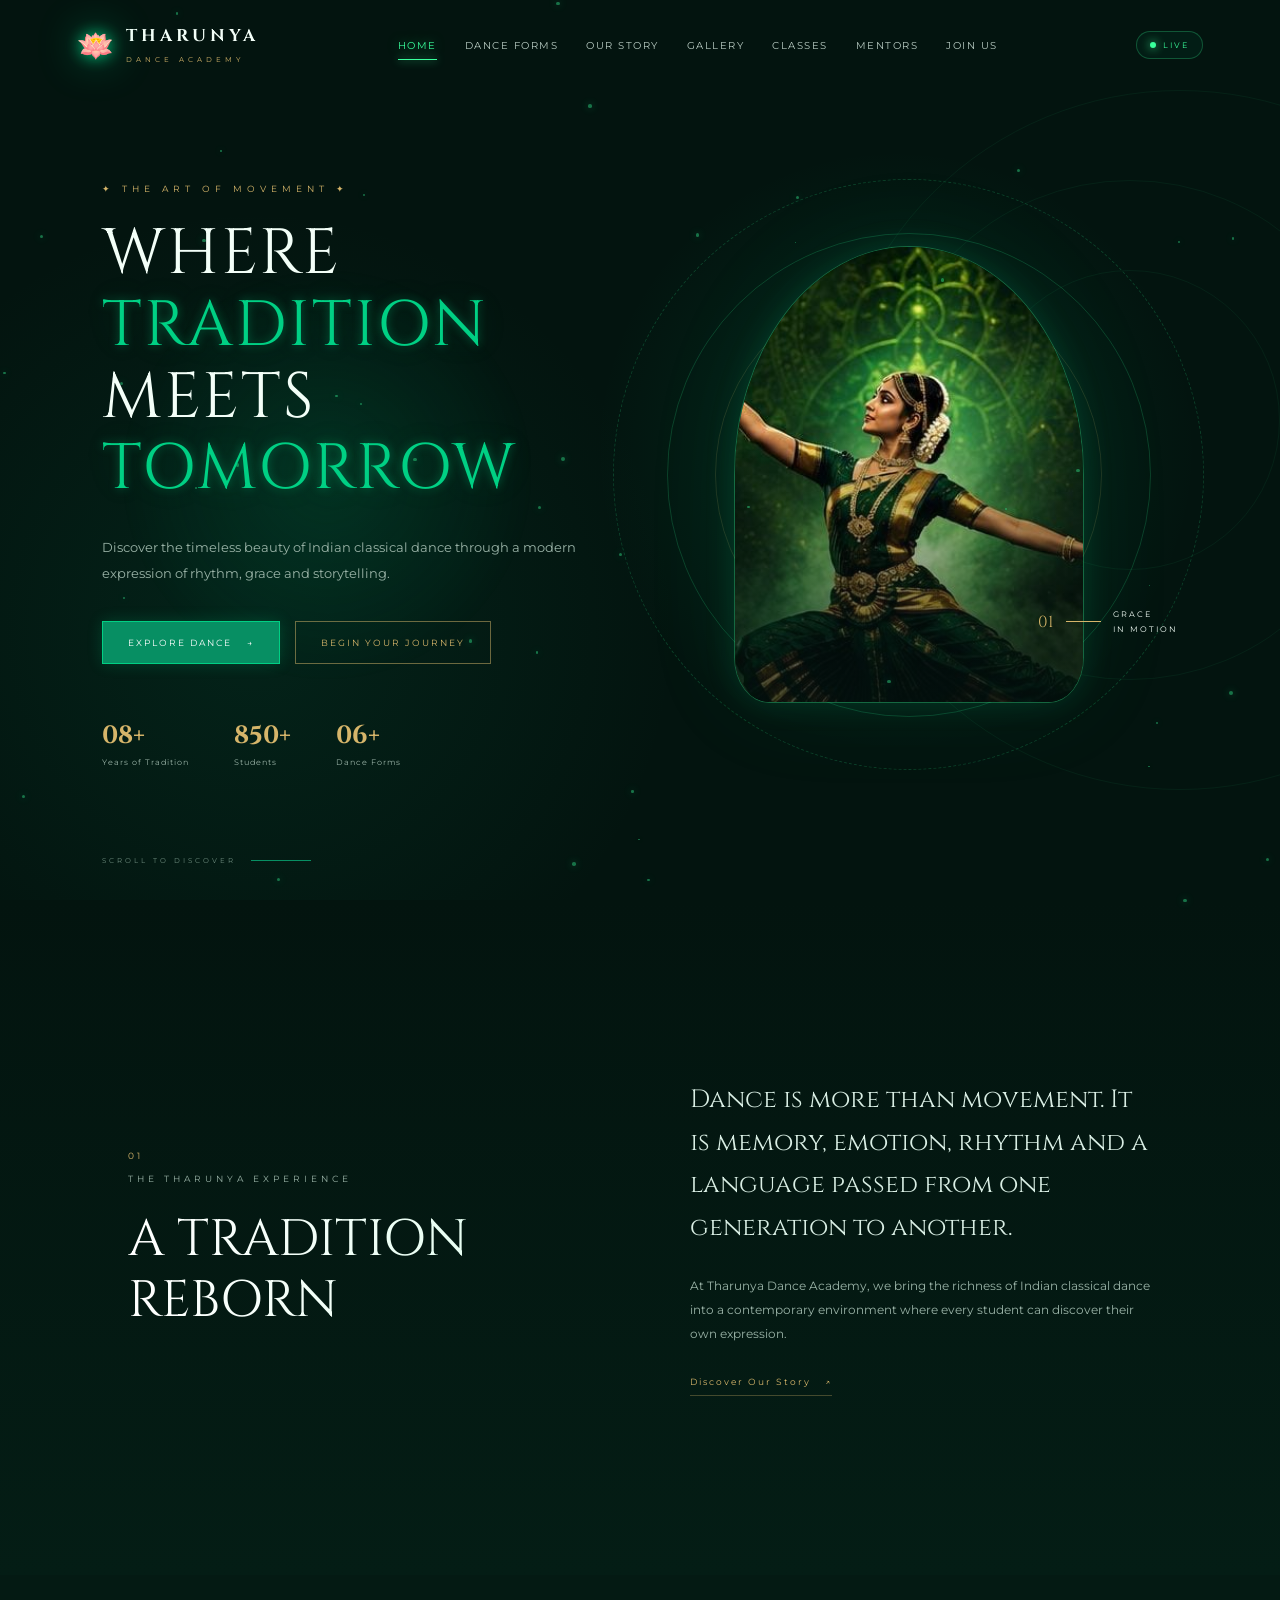
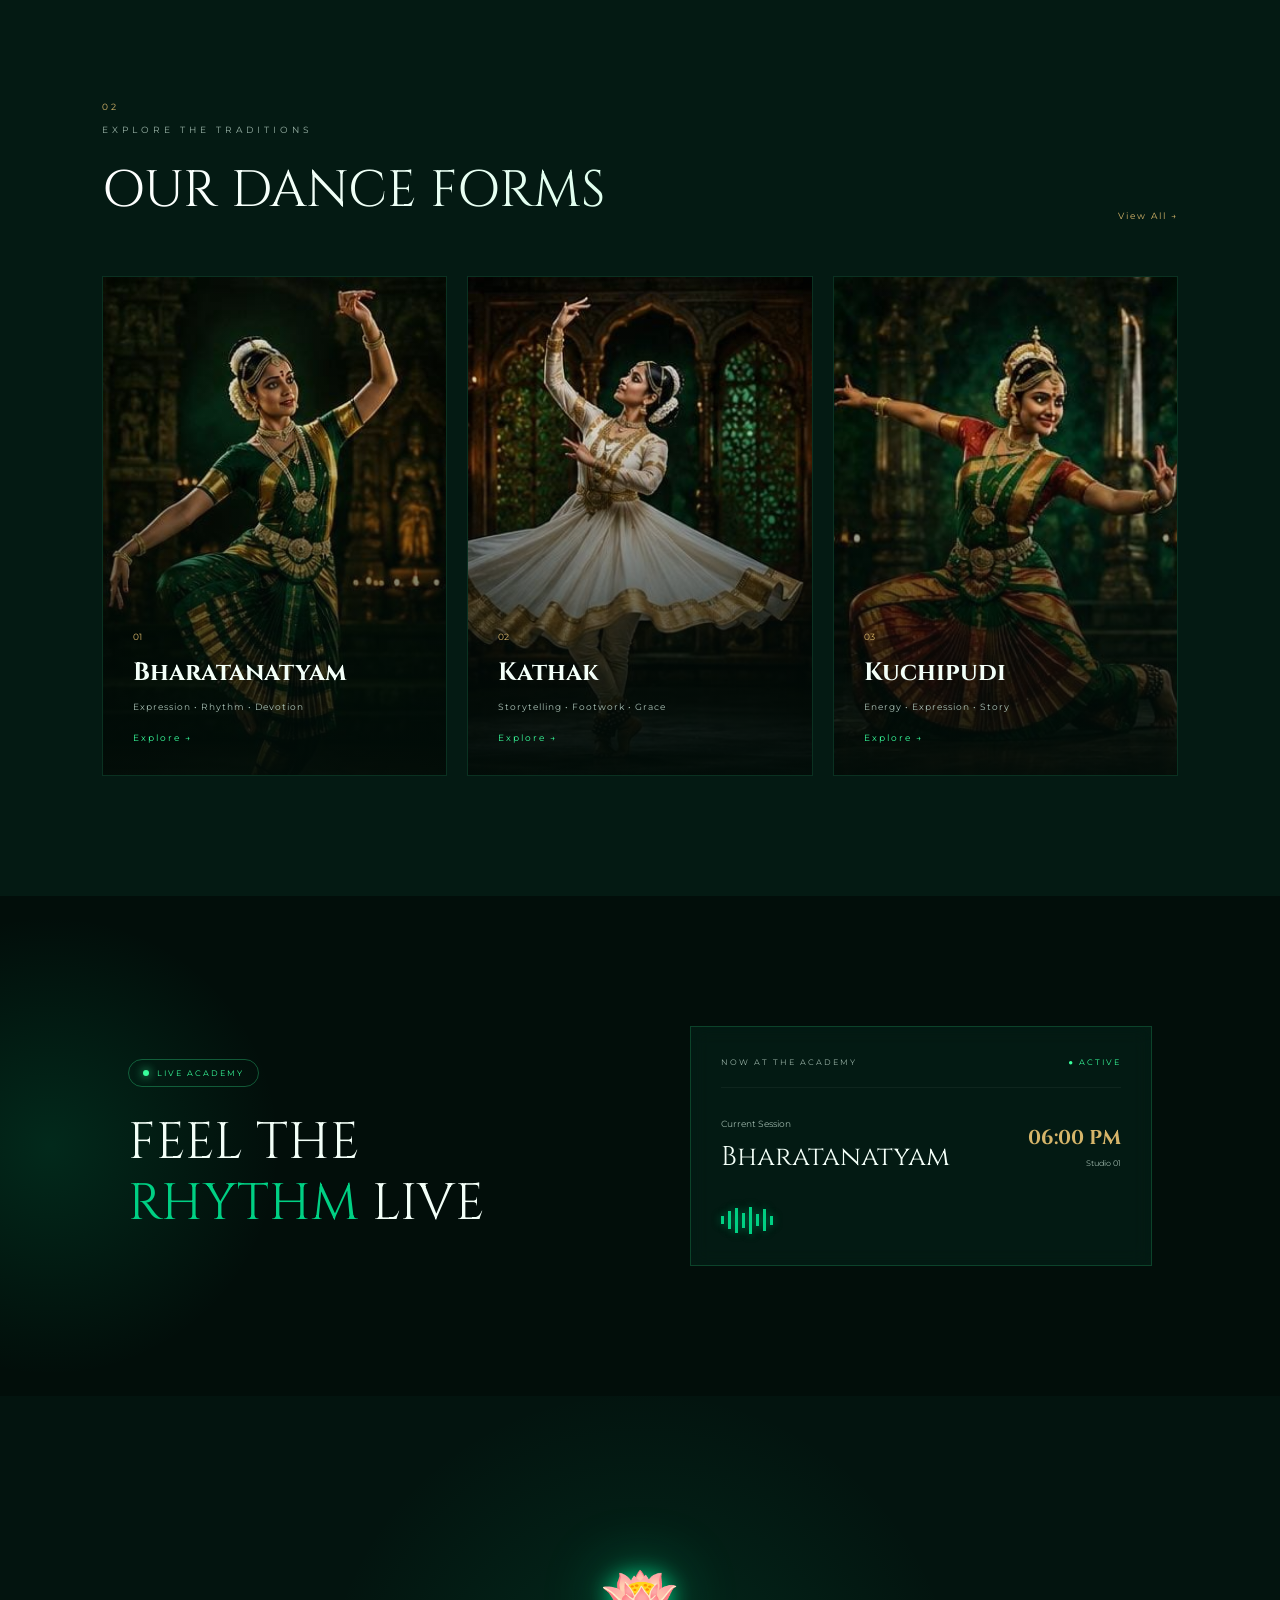
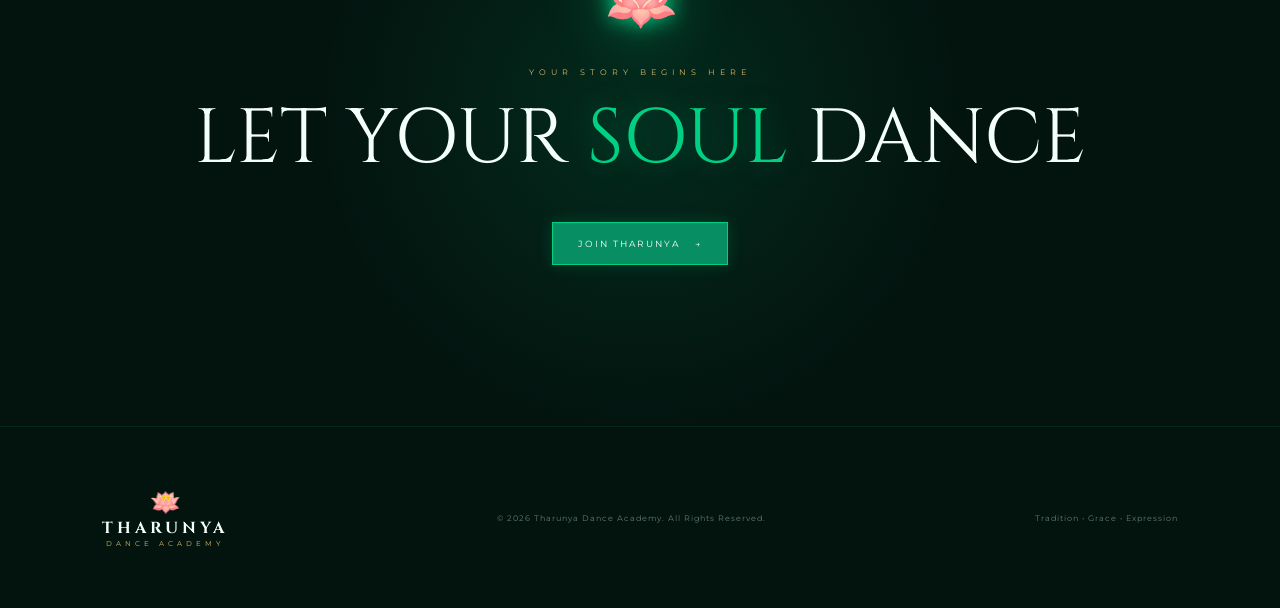
<file: index.html>
<!DOCTYPE html>
<html lang="en">

<head>
    <meta charset="UTF-8">

    <meta name="viewport" content="width=device-width, initial-scale=1.0">

    <title>Tharunya Dance Academy | Where Tradition Meets Tomorrow</title>

    <!-- Google Fonts -->
    <link rel="preconnect" href="https://fonts.googleapis.com">
    <link rel="preconnect" href="https://fonts.gstatic.com" crossorigin>

    <link
        href="https://fonts.googleapis.com/css2?family=Cinzel:wght@400;500;600;700&family=Montserrat:wght@300;400;500;600&display=swap"
        rel="stylesheet">

    <!-- CSS -->
    <link rel="stylesheet" href="css/style.css">
    <link rel="stylesheet" href="css/animations.css">
    <link rel="stylesheet" href="css/responsive.css">

</head>

<body>

    <!-- =========================================
         LOADING SCREEN
    ========================================== -->

    <div class="loader" id="loader">

        <div class="loader-lotus">
            <span></span>
            <span></span>
            <span></span>
            <span></span>
            <span></span>
            <span></span>
        </div>

        <h2>THARUNYA</h2>

        <p>DANCE ACADEMY</p>

    </div>


    <!-- =========================================
         BACKGROUND PARTICLES
    ========================================== -->

    <div class="particles" id="particles"></div>


    <!-- =========================================
         NAVBAR
    ========================================== -->

    <header class="navbar">

        <div class="logo">

            <div class="logo-symbol">
                🪷
            </div>

            <div class="logo-text">
                <h1>THARUNYA</h1>
                <span>DANCE ACADEMY</span>
            </div>

        </div>


        <nav class="nav-links">

            <a href="index.html" class="active">
                Home
            </a>

            <a href="dance-forms.html">
                Dance Forms
            </a>

            <a href="about.html">
                Our Story
            </a>

            <a href="gallery.html">
                Gallery
            </a>

            <a href="classes.html">
                Classes
            </a>

            <a href="mentors.html">
                Mentors
            </a>

            <a href="join.html">
                Join Us
            </a>

        </nav>


        <div class="live-status">

            <span class="live-dot"></span>

            <span>LIVE</span>

        </div>


        <button class="menu-btn" id="menuBtn">

            <span></span>
            <span></span>
            <span></span>

        </button>

    </header>


    <!-- =========================================
         HERO SECTION
    ========================================== -->

    <main>

        <section class="hero">


            <!-- Decorative circles -->

            <div class="hero-circle circle-one"></div>

            <div class="hero-circle circle-two"></div>

            <div class="hero-circle circle-three"></div>


            <!-- Lotus glow -->

            <div class="lotus-glow">

                <div class="lotus-petal petal-1"></div>
                <div class="lotus-petal petal-2"></div>
                <div class="lotus-petal petal-3"></div>
                <div class="lotus-petal petal-4"></div>
                <div class="lotus-petal petal-5"></div>

            </div>


            <!-- Hero content -->

            <div class="hero-content">

                <p class="eyebrow">
                    ✦ THE ART OF MOVEMENT ✦
                </p>

                <h2>
                    WHERE
                    <span>TRADITION</span>
                    MEETS
                    <span>TOMORROW</span>
                </h2>

                <p class="hero-description">

                    Discover the timeless beauty of Indian classical
                    dance through a modern expression of rhythm,
                    grace and storytelling.

                </p>


                <div class="hero-buttons">

                    <a href="dance-forms.html" class="btn btn-primary">
                        Explore Dance
                        <span>→</span>
                    </a>

                    <a href="join.html" class="btn btn-outline">
                        Begin Your Journey
                    </a>

                </div>


                <div class="hero-meta">

                    <div>
                        <strong>08+</strong>
                        <span>Years of Tradition</span>
                    </div>

                    <div>
                        <strong>850+</strong>
                        <span>Students</span>
                    </div>

                    <div>
                        <strong>06+</strong>
                        <span>Dance Forms</span>
                    </div>

                </div>

            </div>


            <!-- Hero dancer -->

            <div class="hero-visual">

                <div class="dancer-ring ring-one"></div>

                <div class="dancer-ring ring-two"></div>

                <div class="dancer-ring ring-three"></div>


                <div class="dancer-image">

                    <img
                        src="images/hero-dancer.jpeg"
                        alt="Indian Classical Dancer">

                </div>


                <div class="dancer-label">

                    <span>01</span>

                    <div></div>

                    <p>
                        GRACE<br>
                        IN MOTION
                    </p>

                </div>

            </div>


            <!-- Scroll indicator -->

            <div class="scroll-indicator">

                <span>SCROLL TO DISCOVER</span>

                <div class="scroll-line"></div>

            </div>


        </section>


        <!-- =========================================
             INTRO SECTION
        ========================================== -->

        <section class="intro-section">

            <div class="section-heading">

                <span class="section-number">01</span>

                <p>THE THARUNYA EXPERIENCE</p>

                <h2>
                    A TRADITION
                    <br>
                    <span>REBORN</span>
                </h2>

            </div>


            <div class="intro-content">

                <p class="large-text">

                    Dance is more than movement.
                    It is memory, emotion, rhythm and
                    a language passed from one generation
                    to another.

                </p>


                <p>

                    At Tharunya Dance Academy, we bring the
                    richness of Indian classical dance into
                    a contemporary environment where every
                    student can discover their own expression.

                </p>


                <a href="about.html" class="text-link">

                    Discover Our Story

                    <span>↗</span>

                </a>

            </div>

        </section>


        <!-- =========================================
             DANCE FORMS PREVIEW
        ========================================== -->

        <section class="dance-preview">

            <div class="section-top">

                <div>

                    <span class="section-number">02</span>

                    <p>EXPLORE THE TRADITIONS</p>

                    <h2>
                        OUR
                        <span>DANCE FORMS</span>
                    </h2>

                </div>


                <a href="dance-forms.html" class="view-all">

                    View All

                    <span>→</span>

                </a>

            </div>


            <div class="dance-cards">


                <!-- Card 1 -->

                <article class="dance-card">

                    <div class="card-image">

                        <img
                            src="images/bharatanatyam.jpeg"
                            alt="Bharatanatyam">

                    </div>

                    <div class="card-overlay"></div>

                    <div class="card-content">

                        <span>01</span>

                        <h3>Bharatanatyam</h3>

                        <p>
                            Expression • Rhythm • Devotion
                        </p>

                        <a href="dance-forms.html">
                            Explore →
                        </a>

                    </div>

                </article>


                <!-- Card 2 -->

                <article class="dance-card">

                    <div class="card-image">

                        <img
                            src="images/kathak.jpeg"
                            alt="Kathak">

                    </div>

                    <div class="card-overlay"></div>

                    <div class="card-content">

                        <span>02</span>

                        <h3>Kathak</h3>

                        <p>
                            Storytelling • Footwork • Grace
                        </p>

                        <a href="dance-forms.html">
                            Explore →
                        </a>

                    </div>

                </article>


                <!-- Card 3 -->

                <article class="dance-card">

                    <div class="card-image">

                        <img
                            src="images/kuchipudi.jpeg"
                            alt="Kuchipudi">

                    </div>

                    <div class="card-overlay"></div>

                    <div class="card-content">

                        <span>03</span>

                        <h3>Kuchipudi</h3>

                        <p>
                            Energy • Expression • Story
                        </p>

                        <a href="dance-forms.html">
                            Explore →
                        </a>

                    </div>

                </article>


            </div>

        </section>


        <!-- =========================================
             LIVE ACADEMY
        ========================================== -->

        <section class="live-academy">

            <div class="live-orb"></div>

            <div class="live-content">

                <div class="live-heading">

                    <span class="live-badge">

                        <i></i>
                        LIVE ACADEMY

                    </span>

                    <h2>
                        FEEL THE
                        <span>RHYTHM</span>
                        LIVE
                    </h2>

                </div>


                <div class="live-card">

                    <div class="live-card-header">

                        <span>NOW AT THE ACADEMY</span>

                        <span class="status">
                            ● ACTIVE
                        </span>

                    </div>


                    <div class="live-class">

                        <div>

                            <p>Current Session</p>

                            <h3>
                                Bharatanatyam
                            </h3>

                        </div>


                        <div class="live-time">

                            <strong id="liveTime">
                                06:00 PM
                            </strong>

                            <span>
                                Studio 01
                            </span>

                        </div>

                    </div>


                    <div class="sound-wave">

                        <span></span>
                        <span></span>
                        <span></span>
                        <span></span>
                        <span></span>
                        <span></span>
                        <span></span>
                        <span></span>

                    </div>

                </div>

            </div>

        </section>


        <!-- =========================================
             FINAL CTA
        ========================================== -->

        <section class="final-cta">

            <div class="cta-lotus">

                🪷

            </div>

            <p>YOUR STORY BEGINS HERE</p>

            <h2>

                LET YOUR
                <span>SOUL</span>
                DANCE

            </h2>

            <a href="join.html" class="btn btn-primary">

                Join Tharunya

                <span>→</span>

            </a>

        </section>

    </main>


    <!-- =========================================
         FOOTER
    ========================================== -->

    <footer>

        <div class="footer-logo">

            <span>🪷</span>

            <h2>THARUNYA</h2>

            <p>DANCE ACADEMY</p>

        </div>


        <p class="copyright">

            © 2026 Tharunya Dance Academy.
            All Rights Reserved.

        </p>


        <p class="footer-tagline">

            Tradition • Grace • Expression

        </p>

    </footer>


    <!-- JavaScript -->

    <script src="js/main.js"></script>

</body>

</html>
</file>
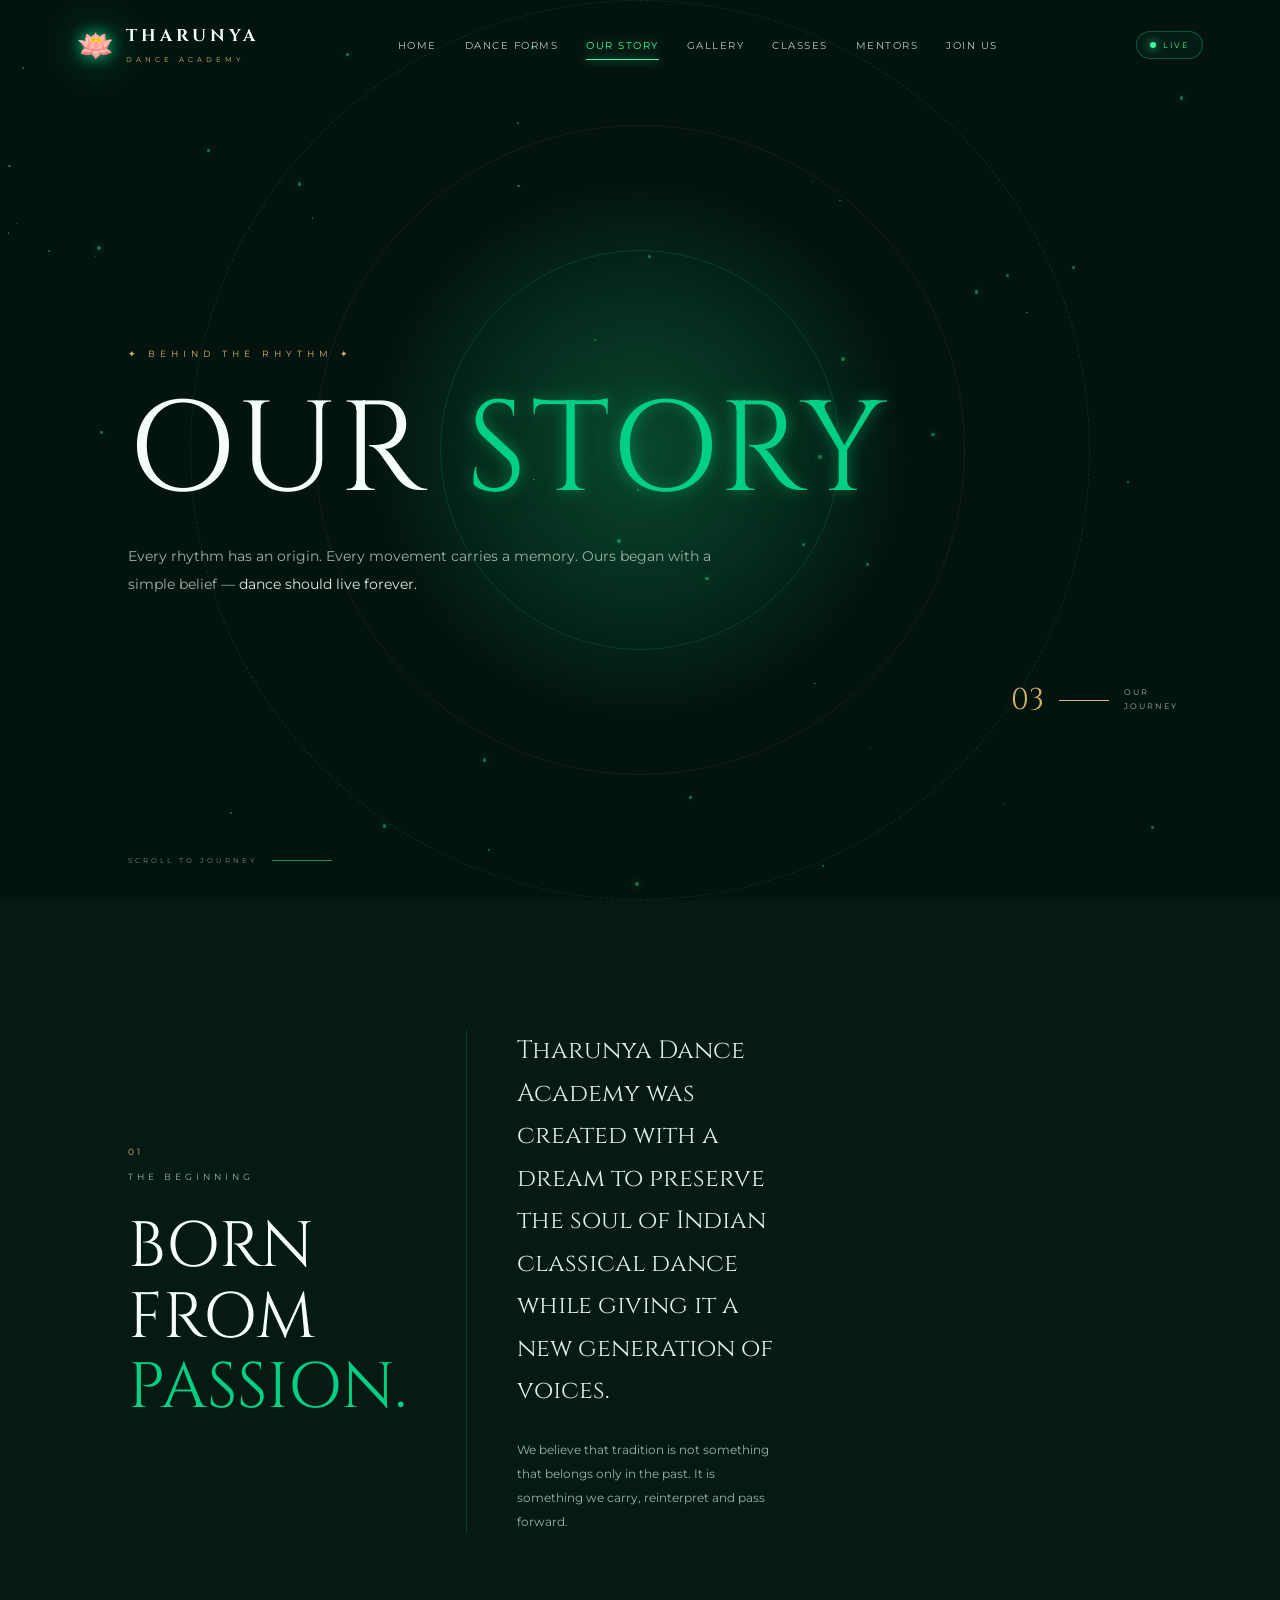
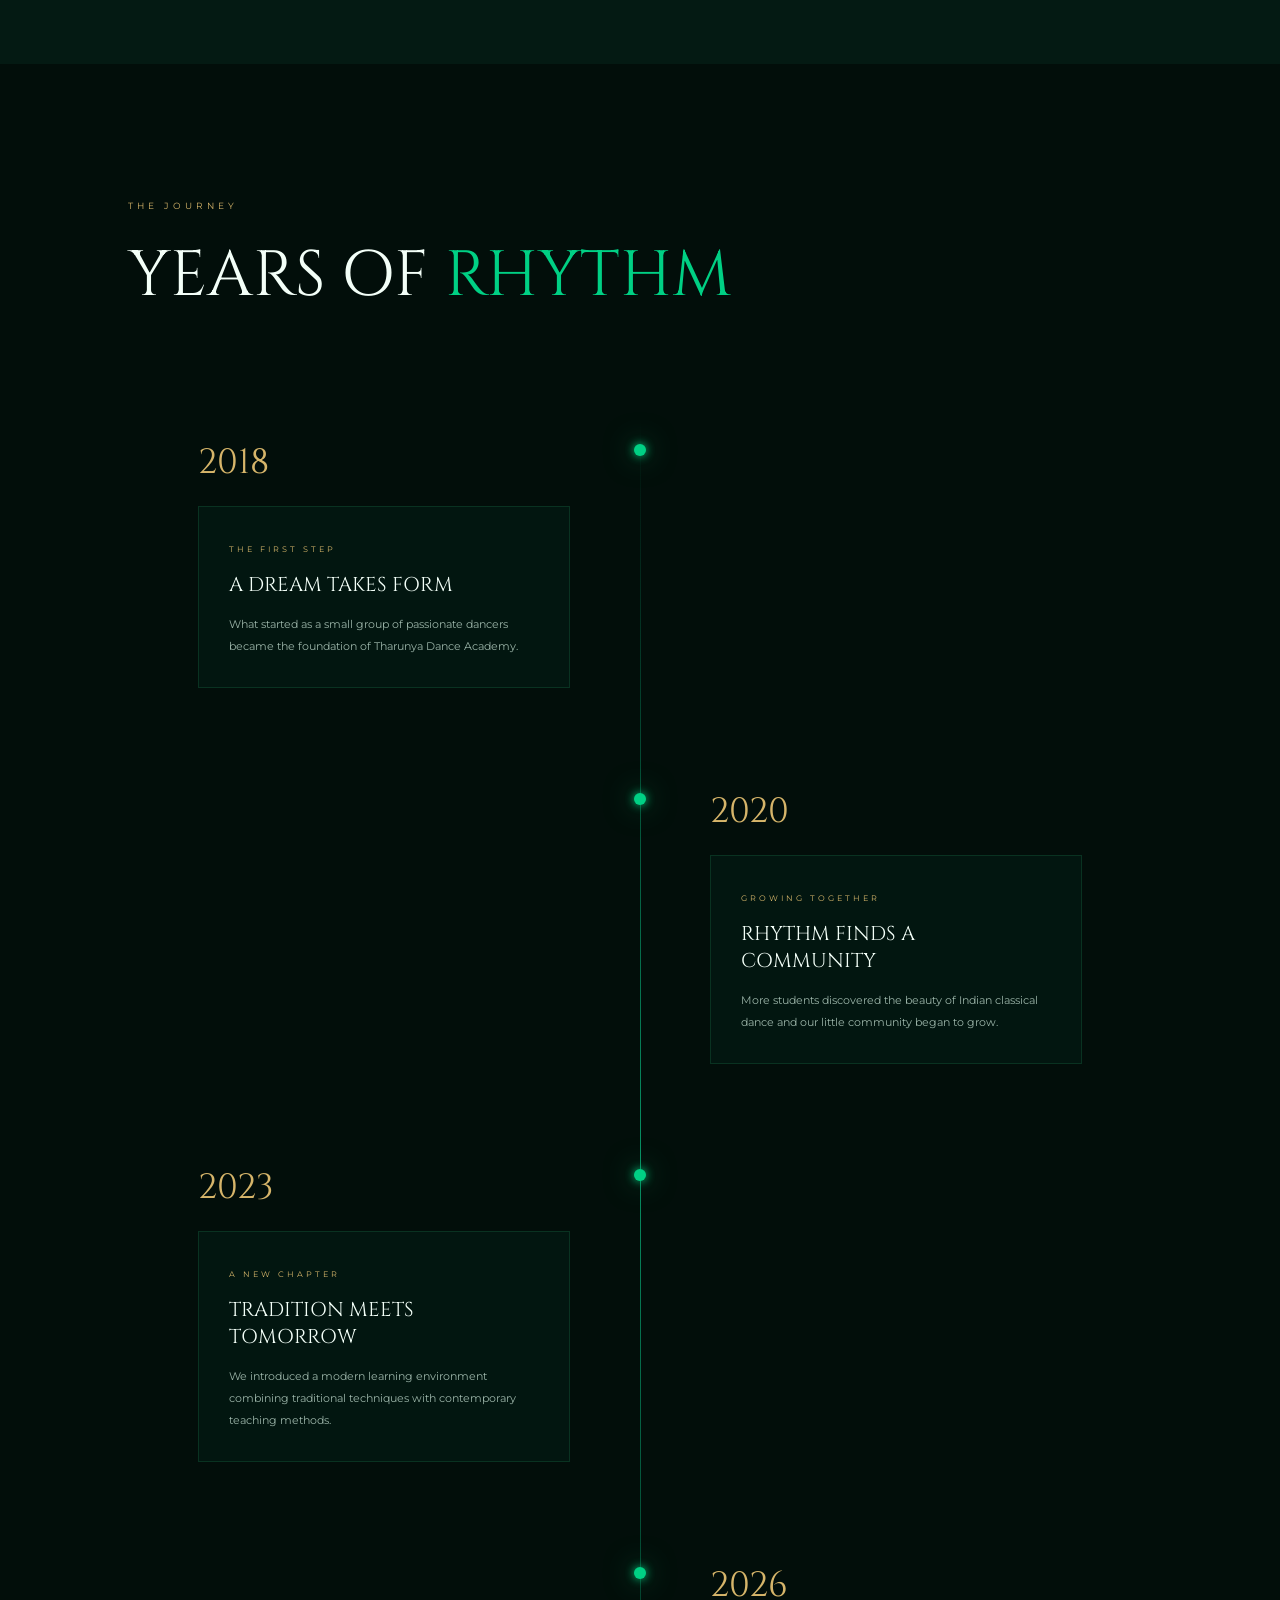
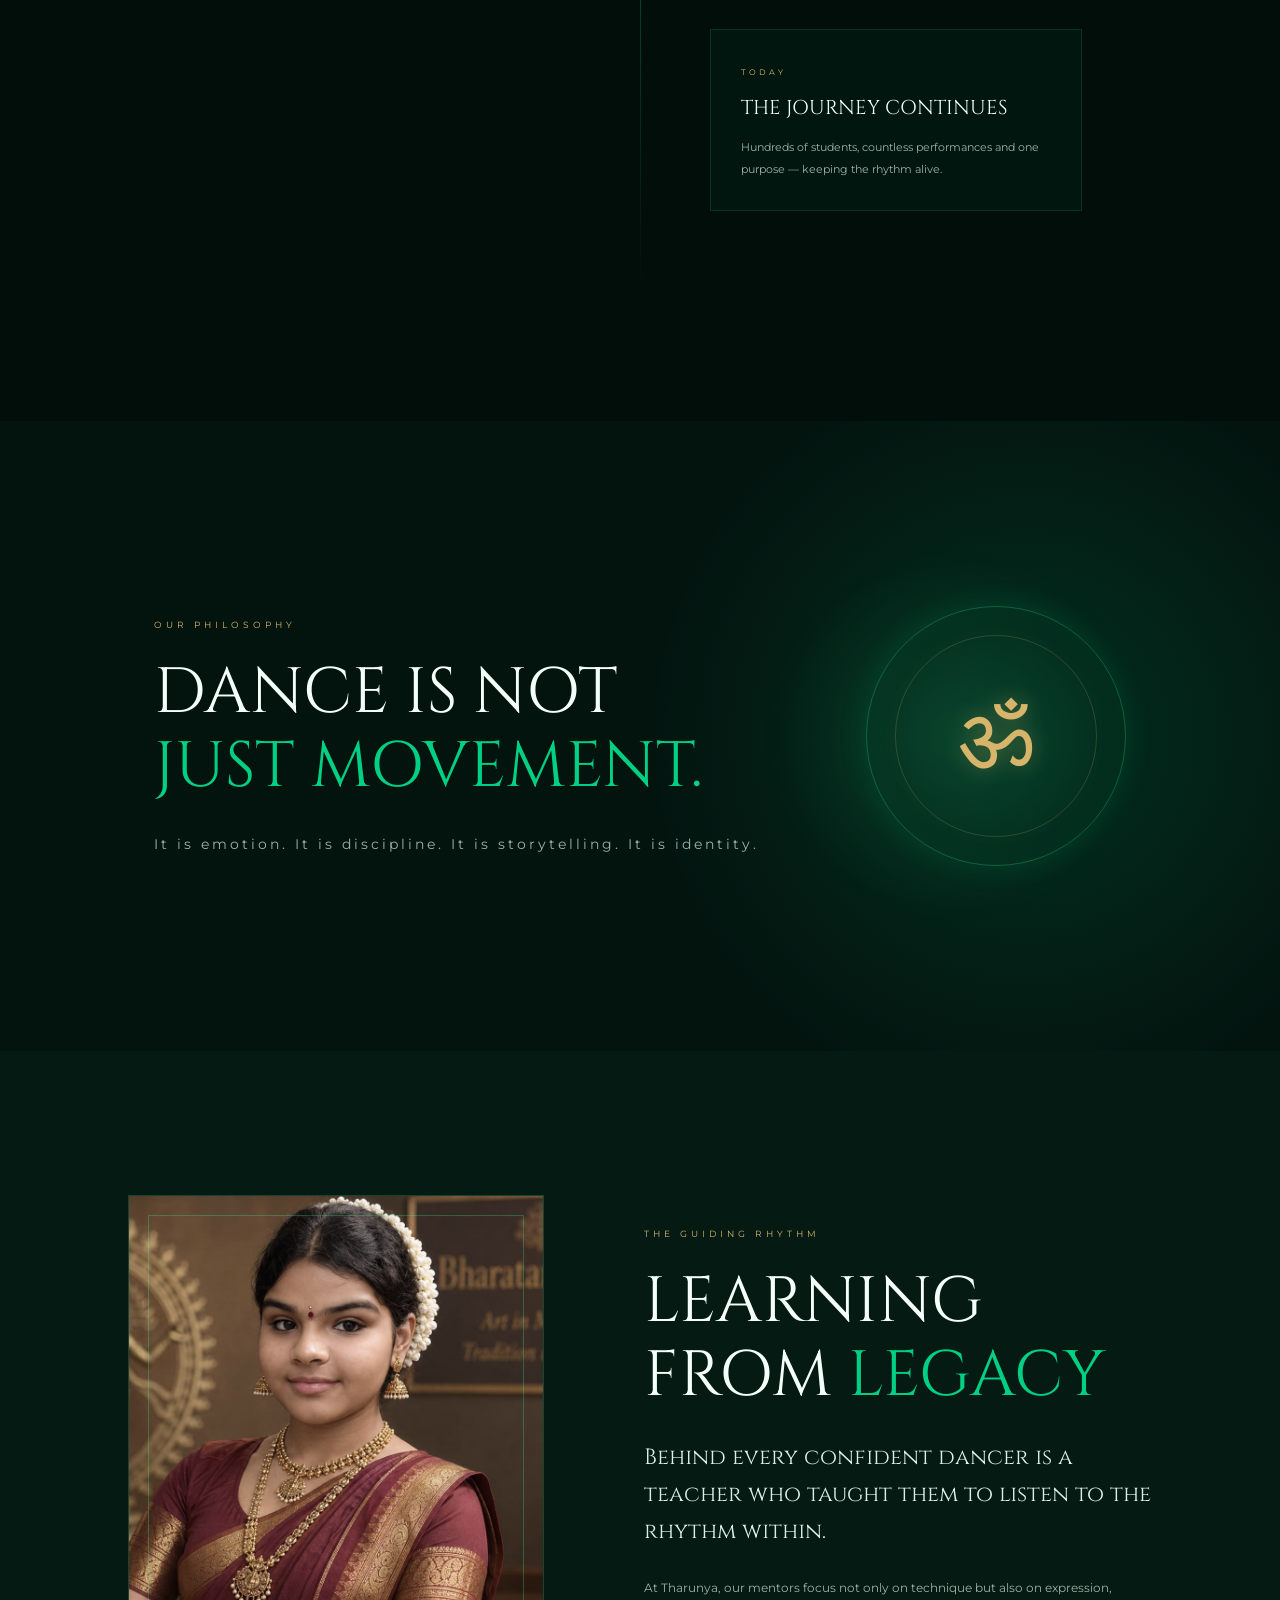
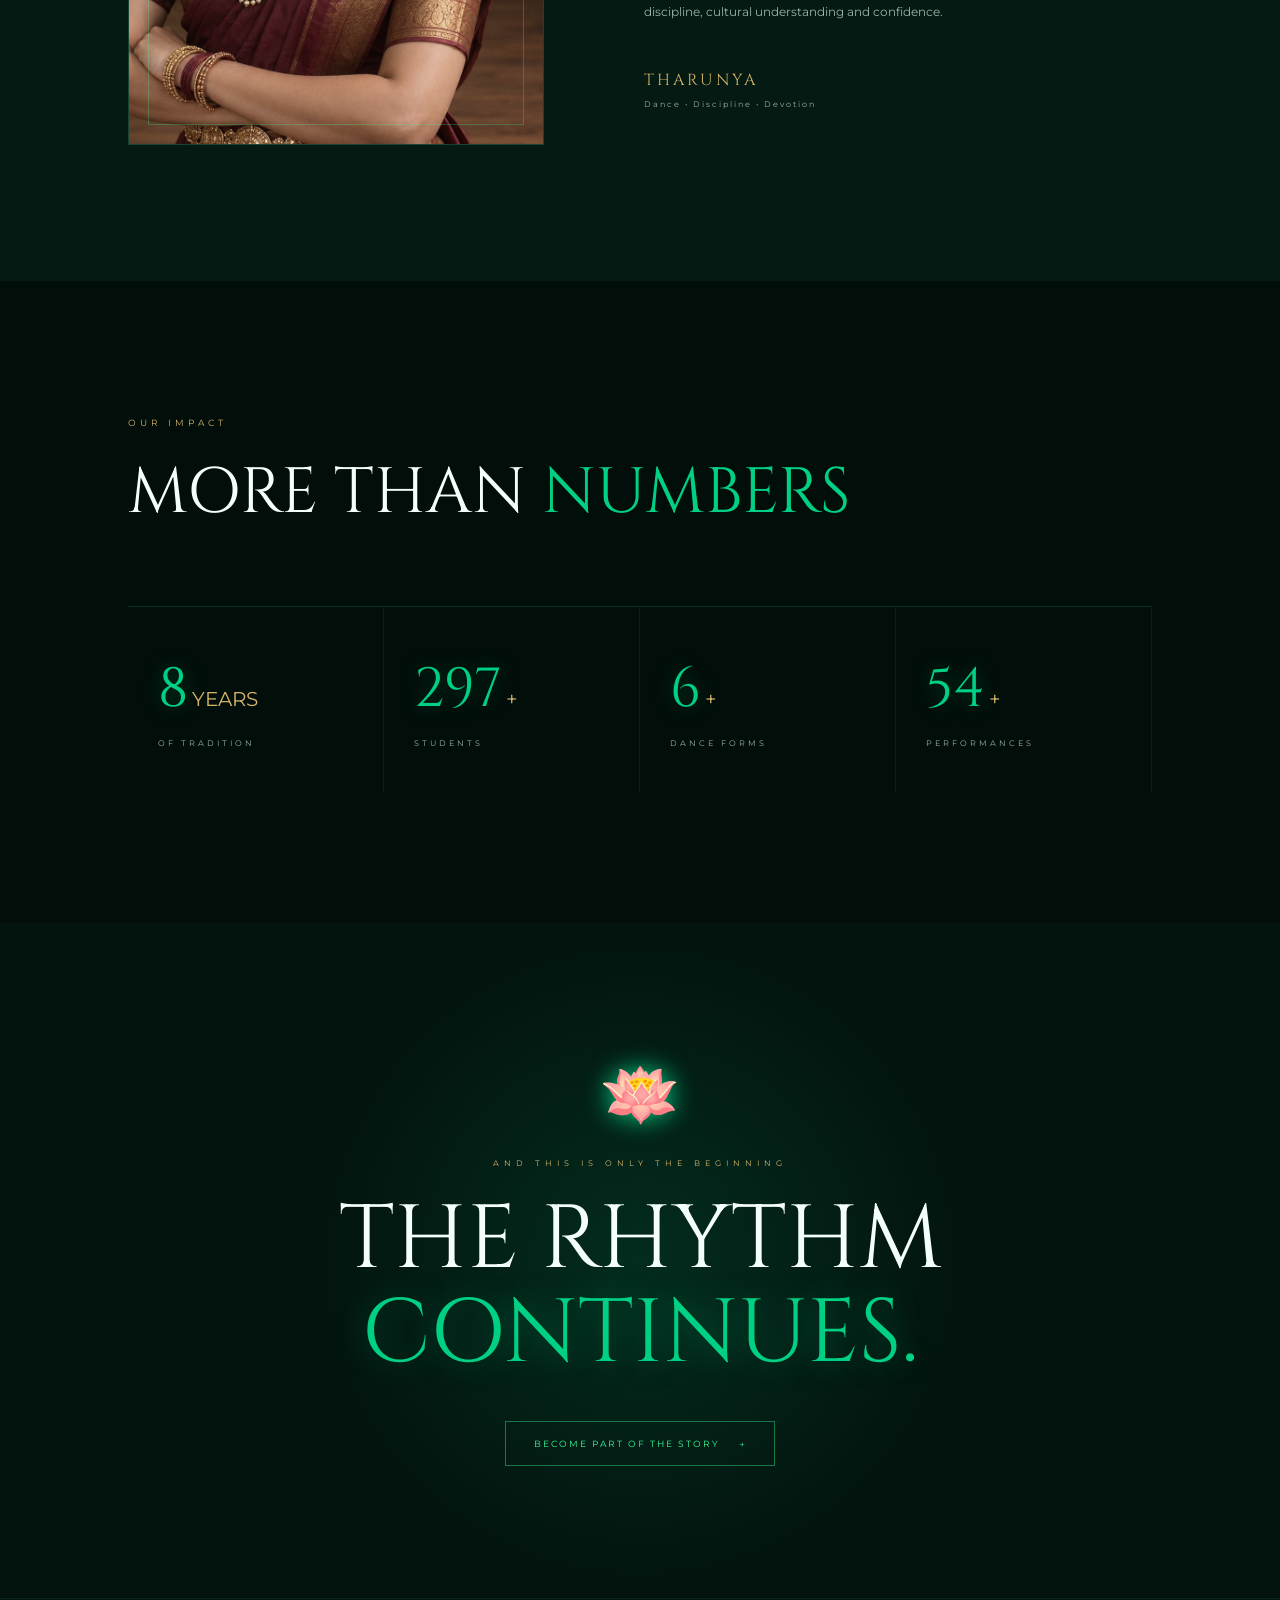
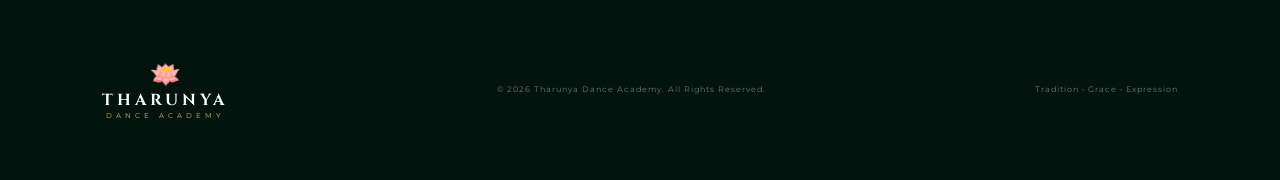
<file: about.html>
<!DOCTYPE html>
<html lang="en">

<head>

    <meta charset="UTF-8">

    <meta name="viewport"
          content="width=device-width, initial-scale=1.0">

    <title>Our Story | Tharunya Dance Academy</title>


    <!-- Google Fonts -->

    <link rel="preconnect"
          href="https://fonts.googleapis.com">

    <link rel="preconnect"
          href="https://fonts.gstatic.com"
          crossorigin>

    <link
        href="https://fonts.googleapis.com/css2?family=Cinzel:wght@400;500;600;700&family=Montserrat:wght@300;400;500;600&display=swap"
        rel="stylesheet">


    <!-- Main CSS -->

    <link rel="stylesheet"
          href="css/style.css">


    <!-- About CSS -->

    <link rel="stylesheet"
          href="css/about.css">

</head>


<body>


<!-- =========================================
     PARTICLES
========================================= -->

<div class="particles"
     id="particles">
</div>



<!-- =========================================
     NAVBAR
========================================= -->

<header class="navbar">

    <div class="logo">

        <div class="logo-symbol">
            🪷
        </div>

        <div class="logo-text">

            <h1>THARUNYA</h1>

            <span>DANCE ACADEMY</span>

        </div>

    </div>


    <nav class="nav-links">

        <a href="index.html">
            Home
        </a>

        <a href="dance-forms.html">
            Dance Forms
        </a>

        <a href="about.html"
           class="active">
            Our Story
        </a>

        <a href="gallery.html">
            Gallery
        </a>

        <a href="classes.html">
            Classes
        </a>

         <a href="mentors.html" >
                Mentors
            </a>

        <a href="join.html">
            Join Us
        </a>

    </nav>


    <div class="live-status">

        <span class="live-dot"></span>

        LIVE

    </div>


    <button class="menu-btn"
            id="menuBtn">

        <span></span>
        <span></span>
        <span></span>

    </button>

</header>



<!-- =========================================
     STORY HERO
========================================= -->

<section class="story-hero">


    <!-- Background glow -->

    <div class="story-glow"></div>


    <!-- Decorative rings -->

    <div class="story-ring ring-a"></div>

    <div class="story-ring ring-b"></div>

    <div class="story-ring ring-c"></div>


    <div class="story-hero-content">

        <span class="story-eyebrow">
            ✦ BEHIND THE RHYTHM ✦
        </span>


        <h1>

            OUR
            <span>STORY</span>

        </h1>


        <p>

            Every rhythm has an origin.
            Every movement carries a memory.
            Ours began with a simple belief —

            <strong>
                dance should live forever.
            </strong>

        </p>

    </div>


    <div class="story-index">

        <span>03</span>

        <div></div>

        <p>
            OUR<br>
            JOURNEY
        </p>

    </div>


    <div class="hero-scroll">

        <span>
            SCROLL TO JOURNEY
        </span>

        <div></div>

    </div>

</section>



<!-- =========================================
     INTRODUCTION
========================================= -->

<section class="story-intro">


    <div class="story-intro-left">

        <span class="section-number">
            01
        </span>

        <p class="small-heading">
            THE BEGINNING
        </p>


        <h2>

            BORN FROM
            <br>

            <span>PASSION.</span>

        </h2>

    </div>


    <div class="story-intro-right">

        <p class="story-large">

            Tharunya Dance Academy was created
            with a dream to preserve the soul of
            Indian classical dance while giving
            it a new generation of voices.

        </p>


        <p>

            We believe that tradition is not
            something that belongs only in the
            past. It is something we carry,
            reinterpret and pass forward.

        </p>

    </div>

</section>



<!-- =========================================
     TIMELINE
========================================= -->

<section class="journey-section">


    <div class="journey-heading">

        <span>
            THE JOURNEY
        </span>

        <h2>

            YEARS OF
            <em>RHYTHM</em>

        </h2>

    </div>



    <div class="timeline">


        <!-- 2018 -->

        <div class="timeline-item">

            <div class="timeline-year">
                2018
            </div>

            <div class="timeline-dot"></div>

            <div class="timeline-content">

                <span>
                    THE FIRST STEP
                </span>

                <h3>
                    A DREAM TAKES FORM
                </h3>

                <p>

                    What started as a small
                    group of passionate dancers
                    became the foundation of
                    Tharunya Dance Academy.

                </p>

            </div>

        </div>



        <!-- 2020 -->

        <div class="timeline-item">

            <div class="timeline-year">
                2020
            </div>

            <div class="timeline-dot"></div>

            <div class="timeline-content">

                <span>
                    GROWING TOGETHER
                </span>

                <h3>
                    RHYTHM FINDS A COMMUNITY
                </h3>

                <p>

                    More students discovered
                    the beauty of Indian classical
                    dance and our little community
                    began to grow.

                </p>

            </div>

        </div>



        <!-- 2023 -->

        <div class="timeline-item">

            <div class="timeline-year">
                2023
            </div>

            <div class="timeline-dot"></div>

            <div class="timeline-content">

                <span>
                    A NEW CHAPTER
                </span>

                <h3>
                    TRADITION MEETS TOMORROW
                </h3>

                <p>

                    We introduced a modern learning
                    environment combining traditional
                    techniques with contemporary
                    teaching methods.

                </p>

            </div>

        </div>



        <!-- 2026 -->

        <div class="timeline-item">

            <div class="timeline-year">
                2026
            </div>

            <div class="timeline-dot"></div>

            <div class="timeline-content">

                <span>
                    TODAY
                </span>

                <h3>
                    THE JOURNEY CONTINUES
                </h3>

                <p>

                    Hundreds of students,
                    countless performances and
                    one purpose —

                    keeping the rhythm alive.

                </p>

            </div>

        </div>

    </div>

</section>



<!-- =========================================
     PHILOSOPHY
========================================= -->

<section class="philosophy">


    <div class="philosophy-glow"></div>


    <div class="philosophy-content">

        <span>
            OUR PHILOSOPHY
        </span>


        <h2>

            DANCE IS NOT
            <br>

            <strong>JUST MOVEMENT.</strong>

        </h2>


        <p>

            It is emotion.
            It is discipline.
            It is storytelling.
            It is identity.

        </p>

    </div>


    <div class="philosophy-symbol">

        <div class="symbol-ring">

            <span>ॐ</span>

        </div>

    </div>

</section>



<!-- =========================================
     MENTOR SECTION
========================================= -->

<section class="mentor-section">


    <div class="mentor-image">

        <img
            src="images/mentor.jpeg"
            alt="Dance mentor">

        <div class="image-glow"></div>

    </div>


    <div class="mentor-content">

        <span class="mentor-label">
            THE GUIDING RHYTHM
        </span>


        <h2>

            LEARNING FROM
            <span>LEGACY</span>

        </h2>


        <p class="mentor-main">

            Behind every confident dancer
            is a teacher who taught them
            to listen to the rhythm within.

        </p>


        <p>

            At Tharunya, our mentors focus
            not only on technique but also
            on expression, discipline,
            cultural understanding and
            confidence.

        </p>


        <div class="mentor-signature">

            <span>
                THARUNYA
            </span>

            <small>
                Dance • Discipline • Devotion
            </small>

        </div>

    </div>

</section>



<!-- =========================================
     NUMBERS
========================================= -->

<section class="story-numbers">


    <div class="numbers-heading">

        <span>
            OUR IMPACT
        </span>

        <h2>

            MORE THAN
            <em>NUMBERS</em>

        </h2>

    </div>


    <div class="numbers-grid">


        <div class="number-box">

            <strong
                data-target="8">
                0
            </strong>

            <span>
                YEARS
            </span>

            <p>
                OF TRADITION
            </p>

        </div>


        <div class="number-box">

            <strong
                data-target="850">
                0
            </strong>

            <span>
                +
            </span>

            <p>
                STUDENTS
            </p>

        </div>


        <div class="number-box">

            <strong
                data-target="6">
                0
            </strong>

            <span>
                +
            </span>

            <p>
                DANCE FORMS
            </p>

        </div>


        <div class="number-box">

            <strong
                data-target="120">
                0
            </strong>

            <span>
                +
            </span>

            <p>
                PERFORMANCES
            </p>

        </div>

    </div>

</section>



<!-- =========================================
     FINAL MESSAGE
========================================= -->

<section class="story-ending">


    <div class="ending-lotus">
        🪷
    </div>


    <span>
        AND THIS IS ONLY THE BEGINNING
    </span>


    <h2>

        THE RHYTHM
        <br>

        <strong>CONTINUES.</strong>

    </h2>


    <a href="join.html"
       class="story-button">

        BECOME PART OF THE STORY

        <span>→</span>

    </a>

</section>



<!-- =========================================
     FOOTER
========================================= -->

<footer>

    <div class="footer-logo">

        <span>🪷</span>

        <h2>
            THARUNYA
        </h2>

        <p>
            DANCE ACADEMY
        </p>

    </div>


    <p class="copyright">

        © 2026 Tharunya Dance Academy.
        All Rights Reserved.

    </p>


    <p class="footer-tagline">

        Tradition • Grace • Expression

    </p>

</footer>



<script src="js/main.js"></script>

<script src="js/about.js"></script>

</body>

</html>
</file>
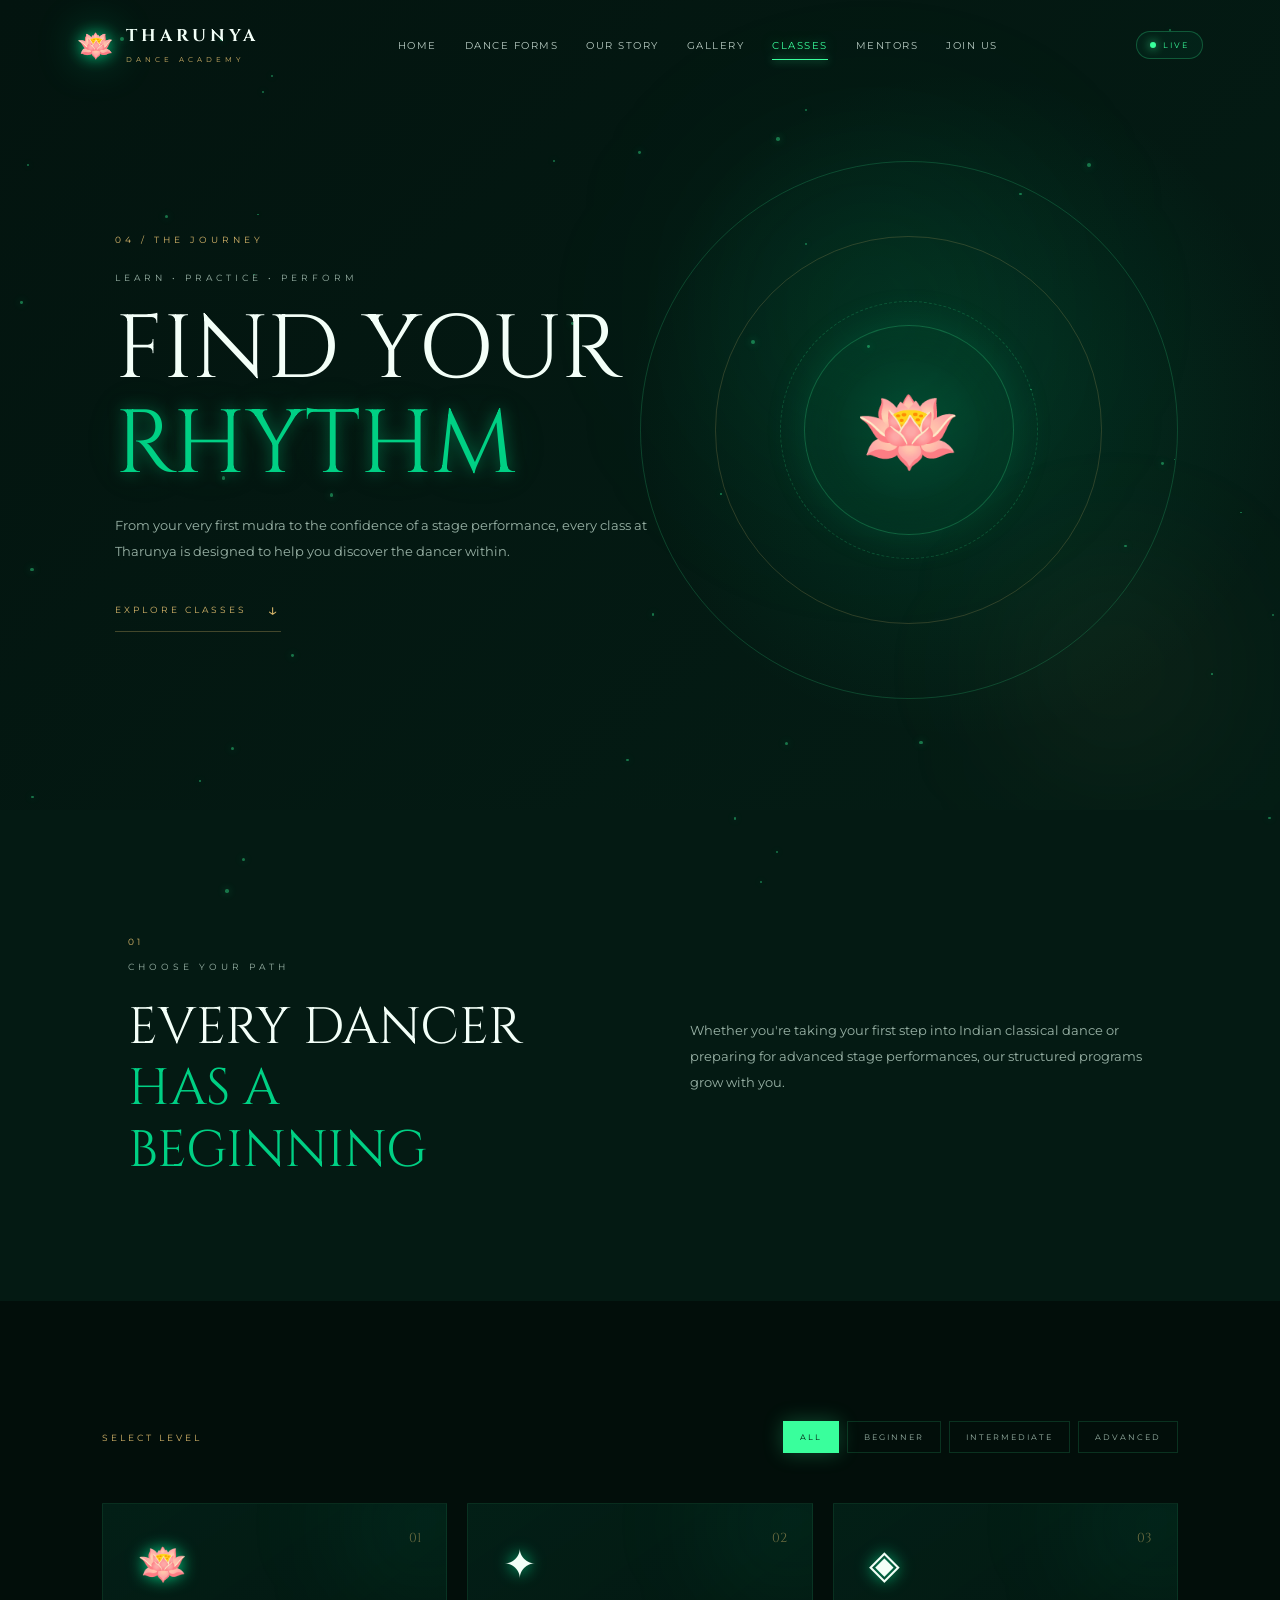
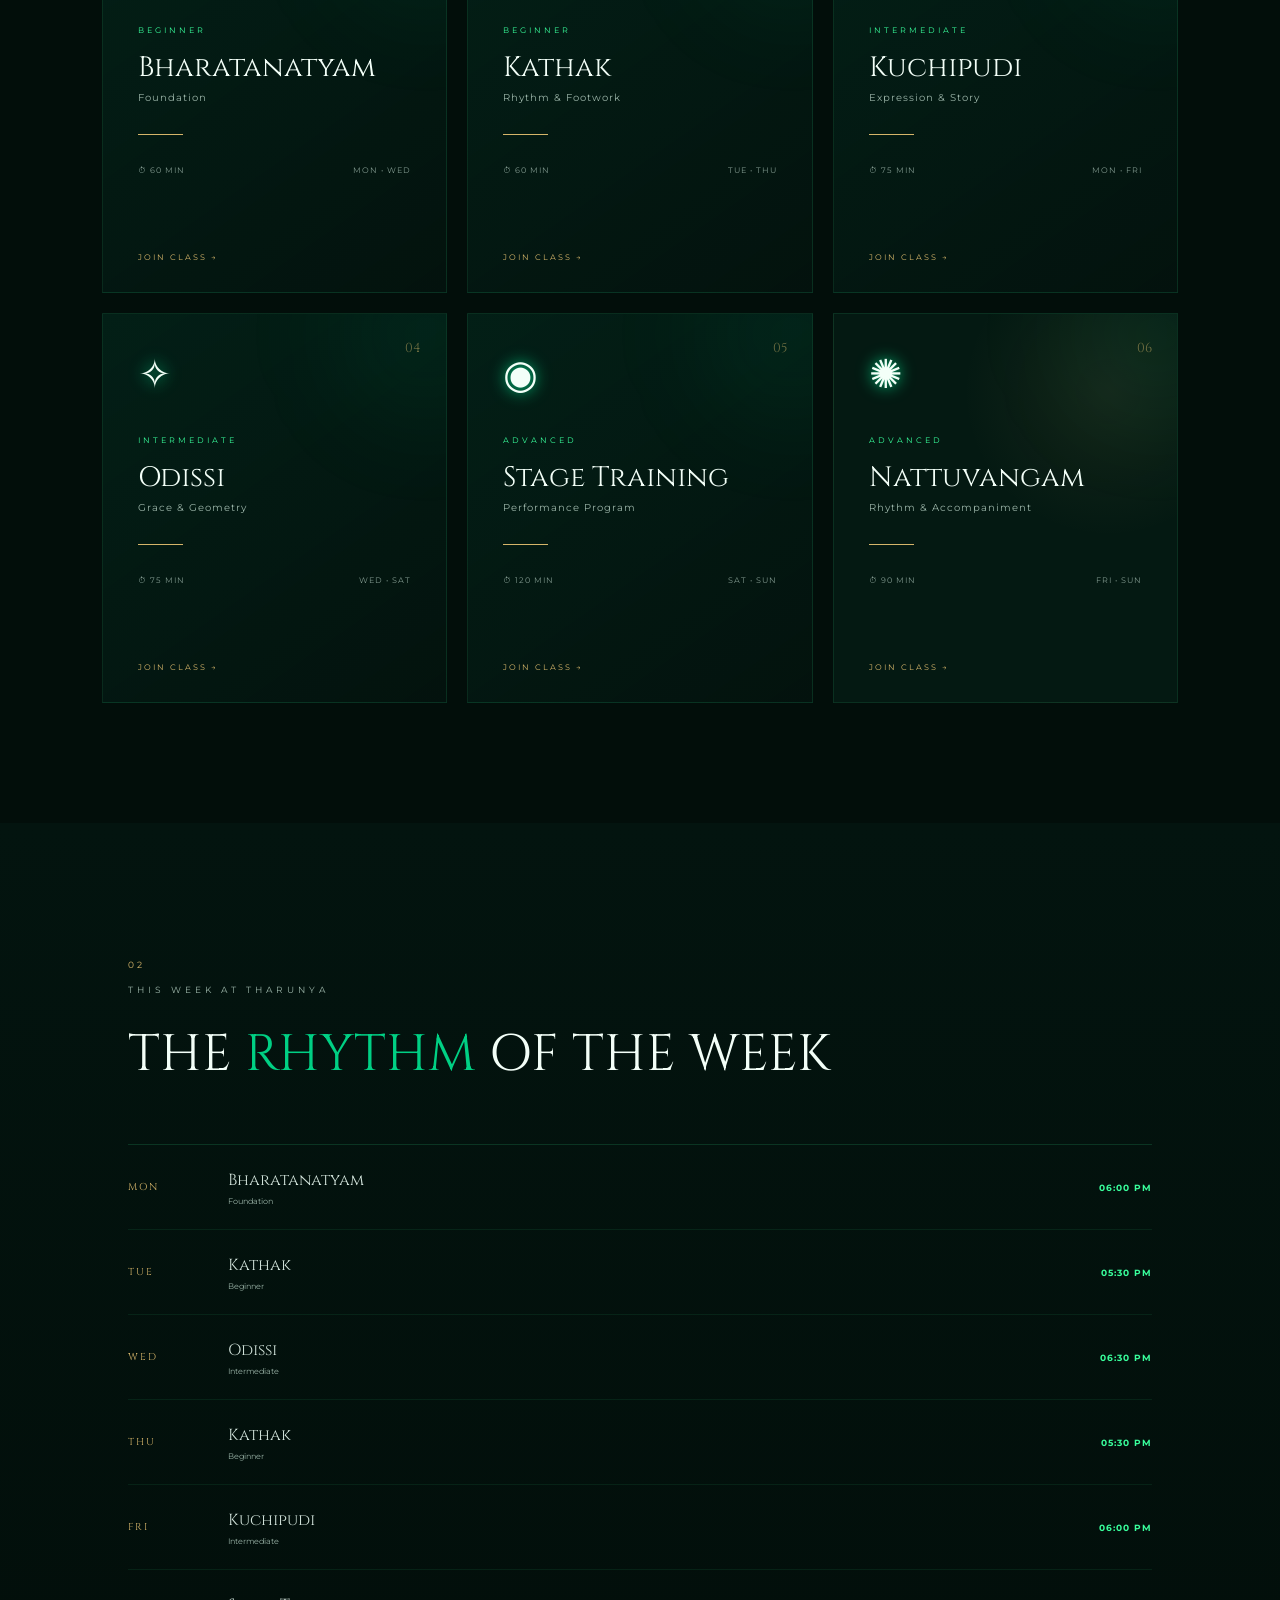
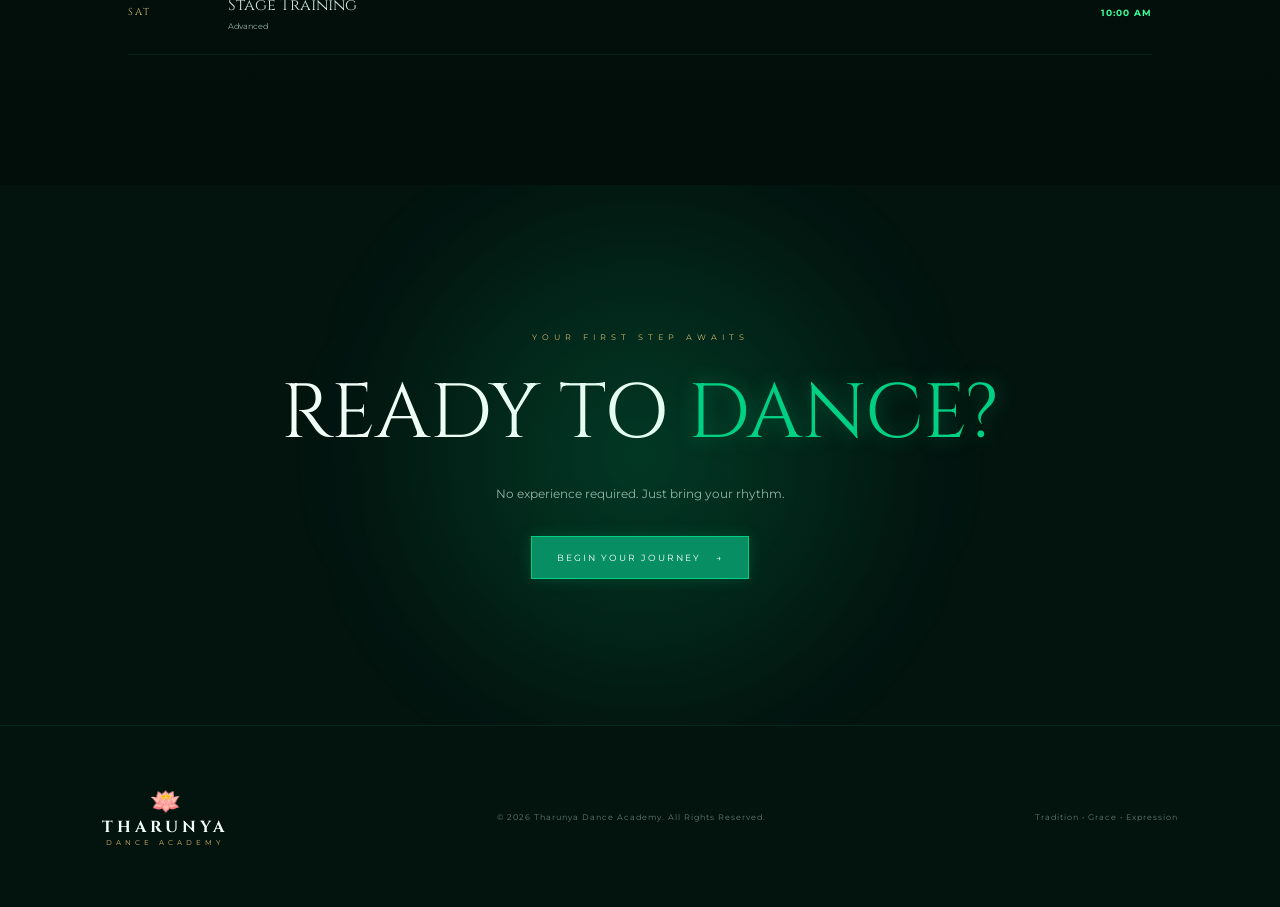
<file: classes.html>
<!DOCTYPE html>
<html lang="en">

<head>

    <meta charset="UTF-8">

    <meta name="viewport" content="width=device-width, initial-scale=1.0">

    <title>Classes | Tharunya Dance Academy</title>

    <!-- Google Fonts -->
    <link rel="preconnect" href="https://fonts.googleapis.com">

    <link rel="preconnect" href="https://fonts.gstatic.com" crossorigin>

    <link
        href="https://fonts.googleapis.com/css2?family=Cinzel:wght@400;500;600;700&family=Montserrat:wght@300;400;500;600&display=swap"
        rel="stylesheet">

    <!-- Main CSS -->
    <link rel="stylesheet" href="css/style.css">

    <link rel="stylesheet" href="css/animations.css">

    <link rel="stylesheet" href="css/responsive.css">

    <!-- Classes CSS -->
    <link rel="stylesheet" href="css/classes.css">

</head>


<body>


<!-- =========================================
     PARTICLES
========================================= -->

<div class="particles" id="particles"></div>



<!-- =========================================
     NAVBAR
========================================= -->

<header class="navbar">

    <div class="logo">

        <div class="logo-symbol">
            🪷
        </div>

        <div class="logo-text">

            <h1>THARUNYA</h1>

            <span>DANCE ACADEMY</span>

        </div>

    </div>


    <nav class="nav-links">

        <a href="index.html">
            Home
        </a>

        <a href="dance-forms.html">
            Dance Forms
        </a>

        <a href="about.html">
            Our Story
        </a>

        <a href="gallery.html">
            Gallery
        </a>

        <a href="classes.html" class="active">
            Classes
        </a>

        <a href="mentors.html" >
                Mentors
            </a>

        <a href="join.html">
            Join Us
        </a>

    </nav>


    <div class="live-status">

        <span class="live-dot"></span>

        LIVE

    </div>


    <button class="menu-btn" id="menuBtn">

        <span></span>

        <span></span>

        <span></span>

    </button>

</header>



<!-- =========================================
     HERO
========================================= -->

<section class="classes-hero">

    <div class="classes-glow glow-one"></div>

    <div class="classes-glow glow-two"></div>


    <div class="classes-hero-content">

        <span class="hero-number">
            04 / THE JOURNEY
        </span>


        <p class="small-heading">
            LEARN • PRACTICE • PERFORM
        </p>


        <h1>

            FIND YOUR

            <span>RHYTHM</span>

        </h1>


        <p>

            From your very first mudra to the confidence
            of a stage performance, every class at Tharunya
            is designed to help you discover the dancer within.

        </p>


        <a href="#classes" class="class-scroll">

            EXPLORE CLASSES

            <span>↓</span>

        </a>

    </div>


    <div class="hero-dance-symbol">

        <div class="symbol-ring ring-a"></div>

        <div class="symbol-ring ring-b"></div>

        <div class="symbol-ring ring-c"></div>


        <div class="mudra-symbol">

            🪷

        </div>

    </div>

</section>



<!-- =========================================
     CLASS INTRO
========================================= -->

<section class="class-intro">

    <div>

        <span class="section-number">
            01
        </span>

        <p class="section-label">
            CHOOSE YOUR PATH
        </p>

        <h2>

            EVERY DANCER

            <span>HAS A BEGINNING</span>

        </h2>

    </div>


    <p class="intro-description">

        Whether you're taking your first step into Indian
        classical dance or preparing for advanced stage
        performances, our structured programs grow with you.

    </p>

</section>



<!-- =========================================
     FILTER
========================================= -->

<section class="class-filter-section" id="classes">

    <div class="filter-heading">

        <span>
            SELECT LEVEL
        </span>

        <div class="filter-buttons">

            <button class="filter-btn active" data-filter="all">
                ALL
            </button>

            <button class="filter-btn" data-filter="beginner">
                BEGINNER
            </button>

            <button class="filter-btn" data-filter="intermediate">
                INTERMEDIATE
            </button>

            <button class="filter-btn" data-filter="advanced">
                ADVANCED
            </button>

        </div>

    </div>



    <!-- =========================================
         CLASS CARDS
    ========================================== -->

    <div class="classes-grid">


        <!-- CARD 1 -->

        <article class="class-card" data-level="beginner">

            <div class="class-card-number">
                01
            </div>

            <div class="class-icon">
                🪷
            </div>

            <span class="class-level">
                BEGINNER
            </span>

            <h3>
                Bharatanatyam
            </h3>

            <p>
                Foundation
            </p>

            <div class="class-line"></div>

            <div class="class-info">

                <span>
                    ⏱ 60 MIN
                </span>

                <span>
                    MON • WED
                </span>

            </div>

            <a href="join.html">
                JOIN CLASS →
            </a>

        </article>



        <!-- CARD 2 -->

        <article class="class-card" data-level="beginner">

            <div class="class-card-number">
                02
            </div>

            <div class="class-icon">
                ✦
            </div>

            <span class="class-level">
                BEGINNER
            </span>

            <h3>
                Kathak
            </h3>

            <p>
                Rhythm & Footwork
            </p>

            <div class="class-line"></div>

            <div class="class-info">

                <span>
                    ⏱ 60 MIN
                </span>

                <span>
                    TUE • THU
                </span>

            </div>

            <a href="join.html">
                JOIN CLASS →
            </a>

        </article>



        <!-- CARD 3 -->

        <article class="class-card" data-level="intermediate">

            <div class="class-card-number">
                03
            </div>

            <div class="class-icon">
                ◈
            </div>

            <span class="class-level">
                INTERMEDIATE
            </span>

            <h3>
                Kuchipudi
            </h3>

            <p>
                Expression & Story
            </p>

            <div class="class-line"></div>

            <div class="class-info">

                <span>
                    ⏱ 75 MIN
                </span>

                <span>
                    MON • FRI
                </span>

            </div>

            <a href="join.html">
                JOIN CLASS →
            </a>

        </article>



        <!-- CARD 4 -->

        <article class="class-card" data-level="intermediate">

            <div class="class-card-number">
                04
            </div>

            <div class="class-icon">
                ✧
            </div>

            <span class="class-level">
                INTERMEDIATE
            </span>

            <h3>
                Odissi
            </h3>

            <p>
                Grace & Geometry
            </p>

            <div class="class-line"></div>

            <div class="class-info">

                <span>
                    ⏱ 75 MIN
                </span>

                <span>
                    WED • SAT
                </span>

            </div>

            <a href="join.html">
                JOIN CLASS →
            </a>

        </article>



        <!-- CARD 5 -->

        <article class="class-card" data-level="advanced">

            <div class="class-card-number">
                05
            </div>

            <div class="class-icon">
                ◉
            </div>

            <span class="class-level">
                ADVANCED
            </span>

            <h3>
                Stage Training
            </h3>

            <p>
                Performance Program
            </p>

            <div class="class-line"></div>

            <div class="class-info">

                <span>
                    ⏱ 120 MIN
                </span>

                <span>
                    SAT • SUN
                </span>

            </div>

            <a href="join.html">
                JOIN CLASS →
            </a>

        </article>



        <!-- CARD 6 -->

        <article class="class-card special-card" data-level="advanced">

            <div class="class-card-number">
                06
            </div>

            <div class="class-icon">
                ✺
            </div>

            <span class="class-level">
                ADVANCED
            </span>

            <h3>
                Nattuvangam
            </h3>

            <p>
                Rhythm & Accompaniment
            </p>

            <div class="class-line"></div>

            <div class="class-info">

                <span>
                    ⏱ 90 MIN
                </span>

                <span>
                    FRI • SUN
                </span>

            </div>

            <a href="join.html">
                JOIN CLASS →
            </a>

        </article>


    </div>

</section>



<!-- =========================================
     WEEKLY SCHEDULE
========================================= -->

<section class="schedule-section">

    <div class="schedule-title">

        <span class="section-number">
            02
        </span>

        <p>
            THIS WEEK AT THARUNYA
        </p>

        <h2>

            THE

            <span>RHYTHM</span>

            OF THE WEEK

        </h2>

    </div>


    <div class="schedule-board">


        <div class="schedule-row">

            <div class="day">
                MON
            </div>

            <div>
                Bharatanatyam
                <small>Foundation</small>
            </div>

            <strong>
                06:00 PM
            </strong>

        </div>


        <div class="schedule-row">

            <div class="day">
                TUE
            </div>

            <div>
                Kathak
                <small>Beginner</small>
            </div>

            <strong>
                05:30 PM
            </strong>

        </div>


        <div class="schedule-row">

            <div class="day">
                WED
            </div>

            <div>
                Odissi
                <small>Intermediate</small>
            </div>

            <strong>
                06:30 PM
            </strong>

        </div>


        <div class="schedule-row">

            <div class="day">
                THU
            </div>

            <div>
                Kathak
                <small>Beginner</small>
            </div>

            <strong>
                05:30 PM
            </strong>

        </div>


        <div class="schedule-row">

            <div class="day">
                FRI
            </div>

            <div>
                Kuchipudi
                <small>Intermediate</small>
            </div>

            <strong>
                06:00 PM
            </strong>

        </div>


        <div class="schedule-row">

            <div class="day">
                SAT
            </div>

            <div>
                Stage Training
                <small>Advanced</small>
            </div>

            <strong>
                10:00 AM
            </strong>

        </div>

    </div>

</section>



<!-- =========================================
     EXPERIENCE CTA
========================================= -->

<section class="class-cta">

    <div class="cta-glow"></div>


    <span>
        YOUR FIRST STEP AWAITS
    </span>


    <h2>

        READY TO

        <strong>DANCE?</strong>

    </h2>


    <p>

        No experience required.
        Just bring your rhythm.

    </p>


    <a href="join.html" class="btn btn-primary">

        BEGIN YOUR JOURNEY

        <span>→</span>

    </a>

</section>



<!-- =========================================
     FOOTER
========================================= -->

<footer>

    <div class="footer-logo">

        <span>🪷</span>

        <h2>
            THARUNYA
        </h2>

        <p>
            DANCE ACADEMY
        </p>

    </div>


    <p class="copyright">

        © 2026 Tharunya Dance Academy.
        All Rights Reserved.

    </p>


    <p class="footer-tagline">

        Tradition • Grace • Expression

    </p>

</footer>



<script src="js/main.js"></script>

<script src="js/classes.js"></script>

</body>

</html>
</file>
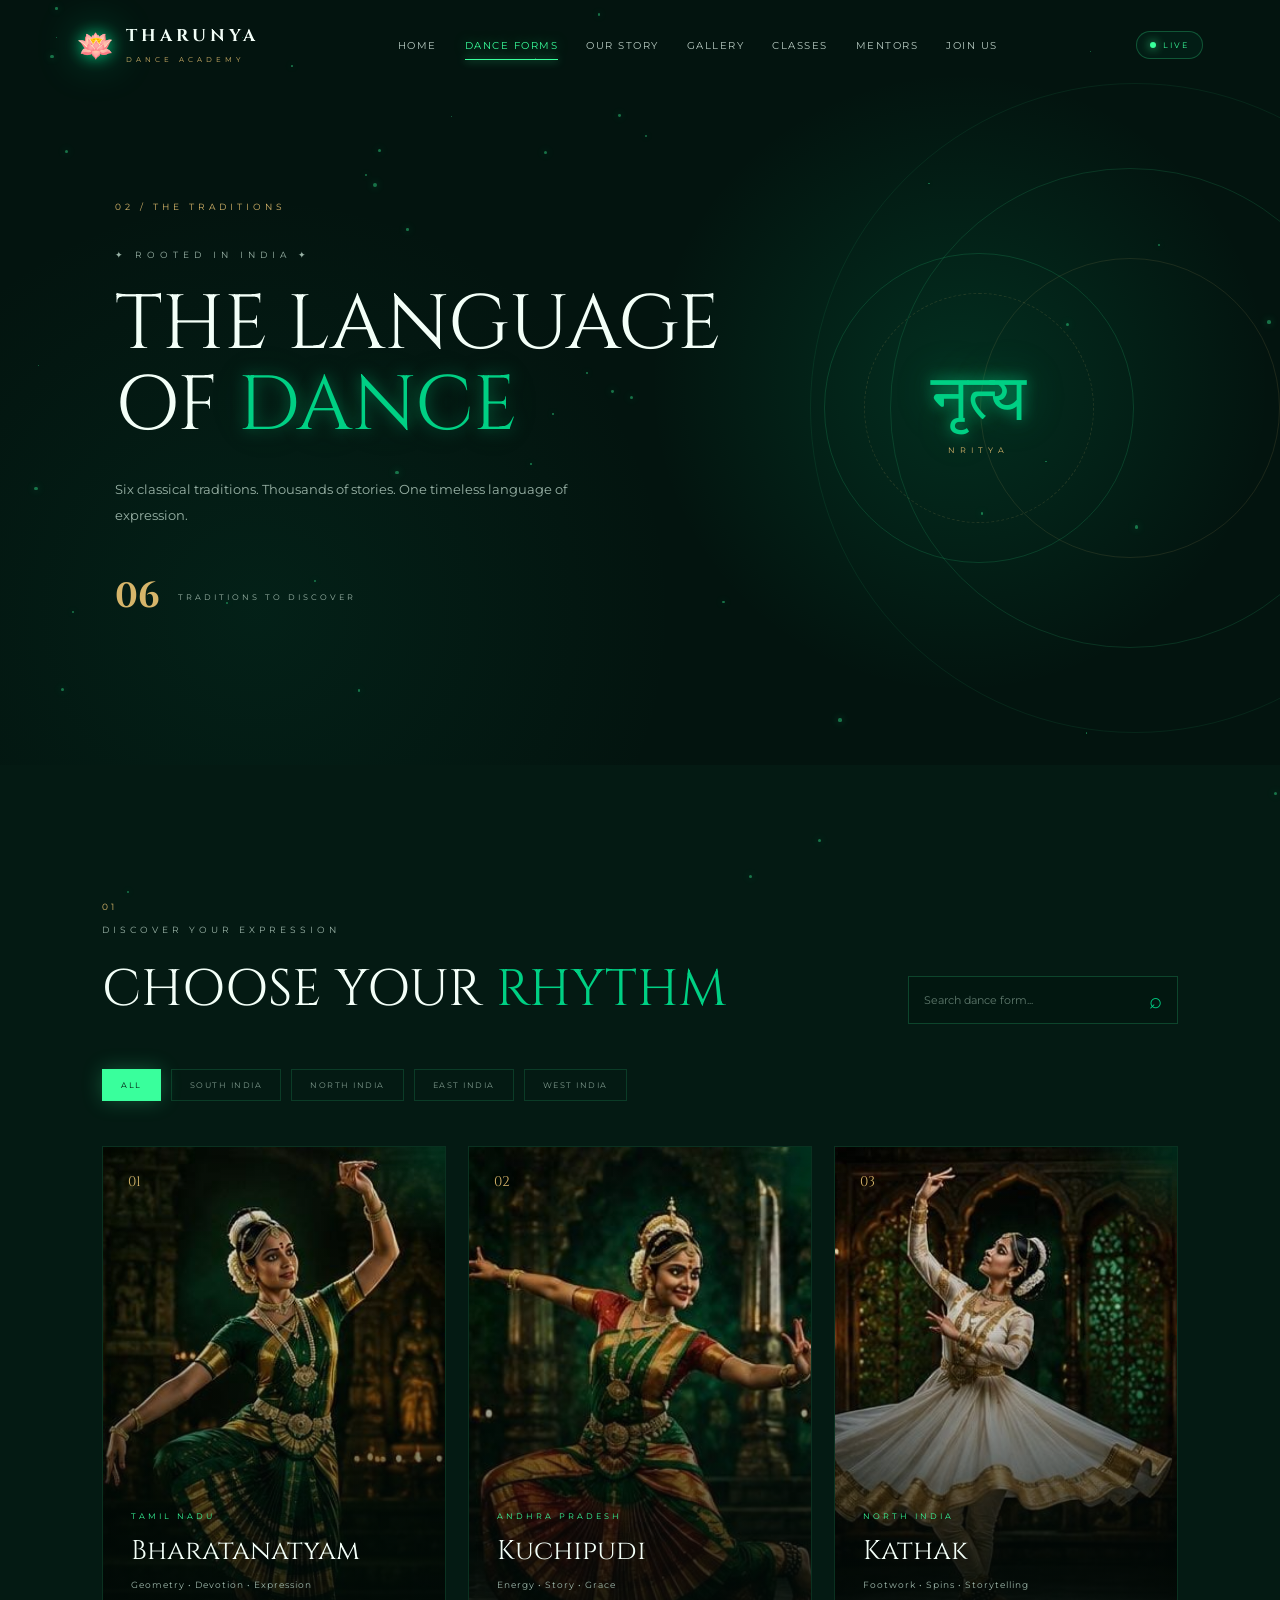
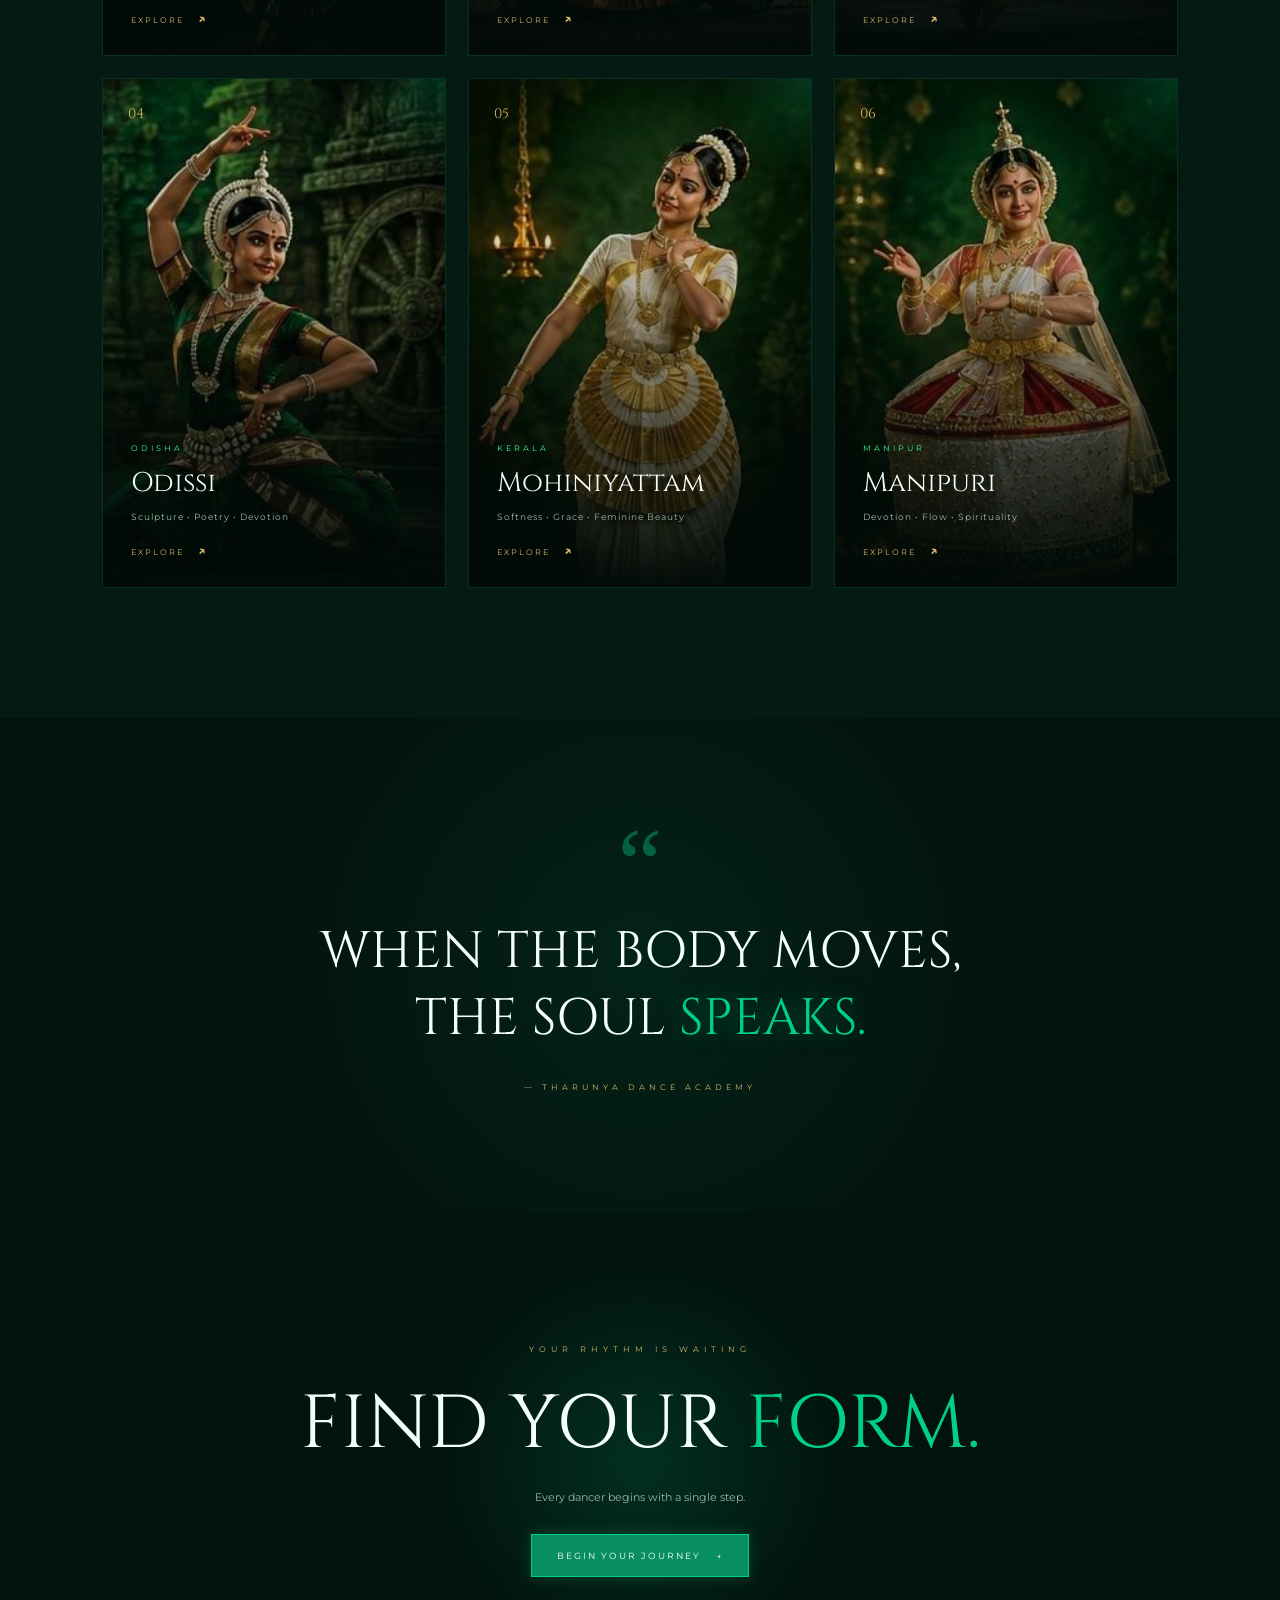
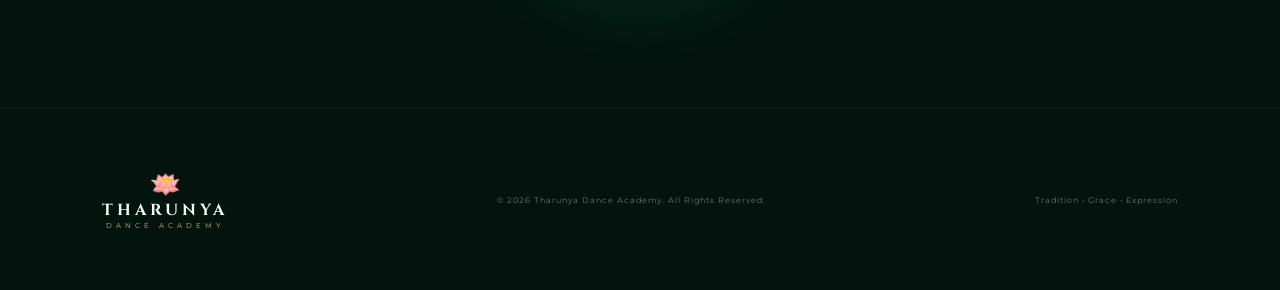
<file: dance-forms.html>
<!DOCTYPE html>
<html lang="en">

<head>

    <meta charset="UTF-8">

    <meta name="viewport"
          content="width=device-width, initial-scale=1.0">

    <title>Dance Forms | Tharunya Dance Academy</title>


    <!-- Google Fonts -->

    <link rel="preconnect"
          href="https://fonts.googleapis.com">

    <link rel="preconnect"
          href="https://fonts.gstatic.com"
          crossorigin>

    <link
        href="https://fonts.googleapis.com/css2?family=Cinzel:wght@400;500;600;700&family=Montserrat:wght@300;400;500;600&display=swap"
        rel="stylesheet">


    <!-- Main CSS -->

    <link rel="stylesheet"
          href="css/style.css">

    <link rel="stylesheet"
          href="css/animations.css">

    <link rel="stylesheet"
          href="css/responsive.css">

    <!-- Page CSS -->

    <link rel="stylesheet"
          href="css/dance-forms.css">

</head>


<body>


<!-- =========================================
     LOADING SCREEN
========================================= -->

<div class="loader" id="loader">

    <div class="loader-lotus">

        <span></span>
        <span></span>
        <span></span>
        <span></span>
        <span></span>
        <span></span>

    </div>

    <h2>THARUNYA</h2>

    <p>DANCE ACADEMY</p>

</div>



<!-- =========================================
     PARTICLES
========================================= -->

<div class="particles"
     id="particles">
</div>



<!-- =========================================
     NAVBAR
========================================= -->

<header class="navbar">


    <div class="logo">

        <div class="logo-symbol">
            🪷
        </div>

        <div class="logo-text">

            <h1>THARUNYA</h1>

            <span>DANCE ACADEMY</span>

        </div>

    </div>



    <nav class="nav-links">

        <a href="index.html">
            Home
        </a>

        <a href="dance-forms.html"
           class="active">
            Dance Forms
        </a>

        <a href="about.html">
            Our Story
        </a>

        <a href="gallery.html">
            Gallery
        </a>

        <a href="classes.html">
            Classes
        </a>

        <a href="mentors.html" >
                Mentors
            </a>

        <a href="join.html">
            Join Us
        </a>

    </nav>



    <div class="live-status">

        <span class="live-dot"></span>

        <span>LIVE</span>

    </div>



    <button class="menu-btn"
            id="menuBtn">

        <span></span>
        <span></span>
        <span></span>

    </button>

</header>



<!-- =========================================
     PAGE HERO
========================================= -->

<section class="forms-hero">


    <div class="forms-orbit orbit-1"></div>

    <div class="forms-orbit orbit-2"></div>

    <div class="forms-orbit orbit-3"></div>


    <div class="forms-hero-content">

        <span class="forms-number">
            02 / THE TRADITIONS
        </span>


        <p class="forms-eyebrow">
            ✦ ROOTED IN INDIA ✦
        </p>


        <h2>

            THE LANGUAGE
            <br>

            OF
            <span>DANCE</span>

        </h2>


        <p>

            Six classical traditions.
            Thousands of stories.
            One timeless language of expression.

        </p>


        <div class="forms-stat">

            <strong id="formCount">
                06
            </strong>

            <span>
                TRADITIONS TO DISCOVER
            </span>

        </div>

    </div>


    <div class="forms-symbol">

        <div class="symbol-ring"></div>

        <div class="symbol-ring ring-small"></div>

        <span>नृत्य</span>

        <p>
            NRITYA
        </p>

    </div>


</section>



<!-- =========================================
     DANCE DISCOVERY
========================================= -->

<section class="dance-discovery">


    <div class="discovery-header">

        <div>

            <span class="section-number">
                01
            </span>

            <p>
                DISCOVER YOUR EXPRESSION
            </p>

            <h2>

                CHOOSE YOUR
                <span>RHYTHM</span>

            </h2>

        </div>


        <!-- SEARCH -->

        <div class="dance-search">

            <input
                type="text"
                id="danceSearch"
                placeholder="Search dance form...">

            <span>⌕</span>

        </div>

    </div>



    <!-- =====================================
         FILTERS
    ====================================== -->

    <div class="dance-filters">

        <button
            class="filter-btn active"
            data-filter="all">

            All

        </button>

        <button
            class="filter-btn"
            data-filter="south">

            South India

        </button>

        <button
            class="filter-btn"
            data-filter="north">

            North India

        </button>

        <button
            class="filter-btn"
            data-filter="east">

            East India

        </button>

        <button
            class="filter-btn"
            data-filter="west">

            West India

        </button>

    </div>



    <!-- =====================================
         DANCE CARDS
    ====================================== -->

    <div class="forms-grid"
         id="formsGrid">



        <!-- BHARATANATYAM -->

        <article
            class="form-card"
            data-region="south"
            data-name="bharatanatyam">


            <div class="form-image">

                <img
                    src="images/bharatanatyam.jpeg"
                    alt="Bharatanatyam dancer">

            </div>


            <div class="form-glow"></div>


            <div class="form-number">
                01
            </div>


            <div class="form-content">

                <span>
                    TAMIL NADU
                </span>

                <h3>
                    Bharatanatyam
                </h3>

                <p>
                    Geometry • Devotion • Expression
                </p>

                <button
                    class="explore-form"
                    data-form="Bharatanatyam">

                    Explore
                    <b>↗</b>

                </button>

            </div>

        </article>



        <!-- KUCHIPUDI -->

        <article
            class="form-card"
            data-region="south"
            data-name="kuchipudi">


            <div class="form-image">

                <img
                    src="images/kuchipudi.jpeg"
                    alt="Kuchipudi dancer">

            </div>


            <div class="form-glow"></div>


            <div class="form-number">
                02
            </div>


            <div class="form-content">

                <span>
                    ANDHRA PRADESH
                </span>

                <h3>
                    Kuchipudi
                </h3>

                <p>
                    Energy • Story • Grace
                </p>

                <button
                    class="explore-form"
                    data-form="Kuchipudi">

                    Explore
                    <b>↗</b>

                </button>

            </div>

        </article>



        <!-- KATHAK -->

        <article
            class="form-card"
            data-region="north"
            data-name="kathak">


            <div class="form-image">

                <img
                    src="images/kathak.jpeg"
                    alt="Kathak dancer">

            </div>


            <div class="form-glow"></div>


            <div class="form-number">
                03
            </div>


            <div class="form-content">

                <span>
                    NORTH INDIA
                </span>

                <h3>
                    Kathak
                </h3>

                <p>
                    Footwork • Spins • Storytelling
                </p>

                <button
                    class="explore-form"
                    data-form="Kathak">

                    Explore
                    <b>↗</b>

                </button>

            </div>

        </article>



        <!-- ODISSI -->

        <article
            class="form-card"
            data-region="east"
            data-name="odissi">


            <div class="form-image">

                <img
                    src="images/odissi.jpeg"
                    alt="Odissi dancer">

            </div>


            <div class="form-glow"></div>


            <div class="form-number">
                04
            </div>


            <div class="form-content">

                <span>
                    ODISHA
                </span>

                <h3>
                    Odissi
                </h3>

                <p>
                    Sculpture • Poetry • Devotion
                </p>

                <button
                    class="explore-form"
                    data-form="Odissi">

                    Explore
                    <b>↗</b>

                </button>

            </div>

        </article>



        <!-- MOHINIYATTAM -->

        <article
            class="form-card"
            data-region="south"
            data-name="mohiniyattam">


            <div class="form-image">

                <img
                    src="images/mohiniyattam.jpeg"
                    alt="Mohiniyattam dancer">

            </div>


            <div class="form-glow"></div>


            <div class="form-number">
                05
            </div>


            <div class="form-content">

                <span>
                    KERALA
                </span>

                <h3>
                    Mohiniyattam
                </h3>

                <p>
                    Softness • Grace • Feminine Beauty
                </p>

                <button
                    class="explore-form"
                    data-form="Mohiniyattam">

                    Explore
                    <b>↗</b>

                </button>

            </div>

        </article>



        <!-- MANIPURI -->

        <article
            class="form-card"
            data-region="east"
            data-name="manipuri">


            <div class="form-image">

                <img
                    src="images/manipuri.jpeg"
                    alt="Manipuri dancer">

            </div>


            <div class="form-glow"></div>


            <div class="form-number">
                06
            </div>


            <div class="form-content">

                <span>
                    MANIPUR
                </span>

                <h3>
                    Manipuri
                </h3>

                <p>
                    Devotion • Flow • Spirituality
                </p>

                <button
                    class="explore-form"
                    data-form="Manipuri">

                    Explore
                    <b>↗</b>

                </button>

            </div>

        </article>


    </div>



    <!-- NO RESULT -->

    <div class="no-results"
         id="noResults">

        <span>🪷</span>

        <h3>
            No tradition found
        </h3>

        <p>
            Try another dance form.
        </p>

    </div>


</section>



<!-- =========================================
     QUOTE SECTION
========================================= -->

<section class="dance-quote">


    <div class="quote-symbol">
        “
    </div>


    <p>

        WHEN THE BODY MOVES,
        <br>

        THE SOUL
        <span>SPEAKS.</span>

    </p>


    <small>
        — THARUNYA DANCE ACADEMY
    </small>


</section>



<!-- =========================================
     CTA
========================================= -->

<section class="forms-cta">


    <div class="cta-glow"></div>


    <span>
        YOUR RHYTHM IS WAITING
    </span>


    <h2>

        FIND YOUR
        <span>FORM.</span>

    </h2>


    <p>

        Every dancer begins with a single step.

    </p>


    <a
        href="join.html"
        class="btn btn-primary">

        Begin Your Journey

        <span>→</span>

    </a>


</section>



<!-- =========================================
     FOOTER
========================================= -->

<footer>


    <div class="footer-logo">

        <span>🪷</span>

        <h2>
            THARUNYA
        </h2>

        <p>
            DANCE ACADEMY
        </p>

    </div>


    <p class="copyright">

        © 2026 Tharunya Dance Academy.
        All Rights Reserved.

    </p>


    <p class="footer-tagline">

        Tradition • Grace • Expression

    </p>


</footer>



<!-- =========================================
     JAVASCRIPT
========================================= -->

<script src="js/main.js"></script>

<script src="js/dance-forms.js"></script>


</body>

</html>
</file>
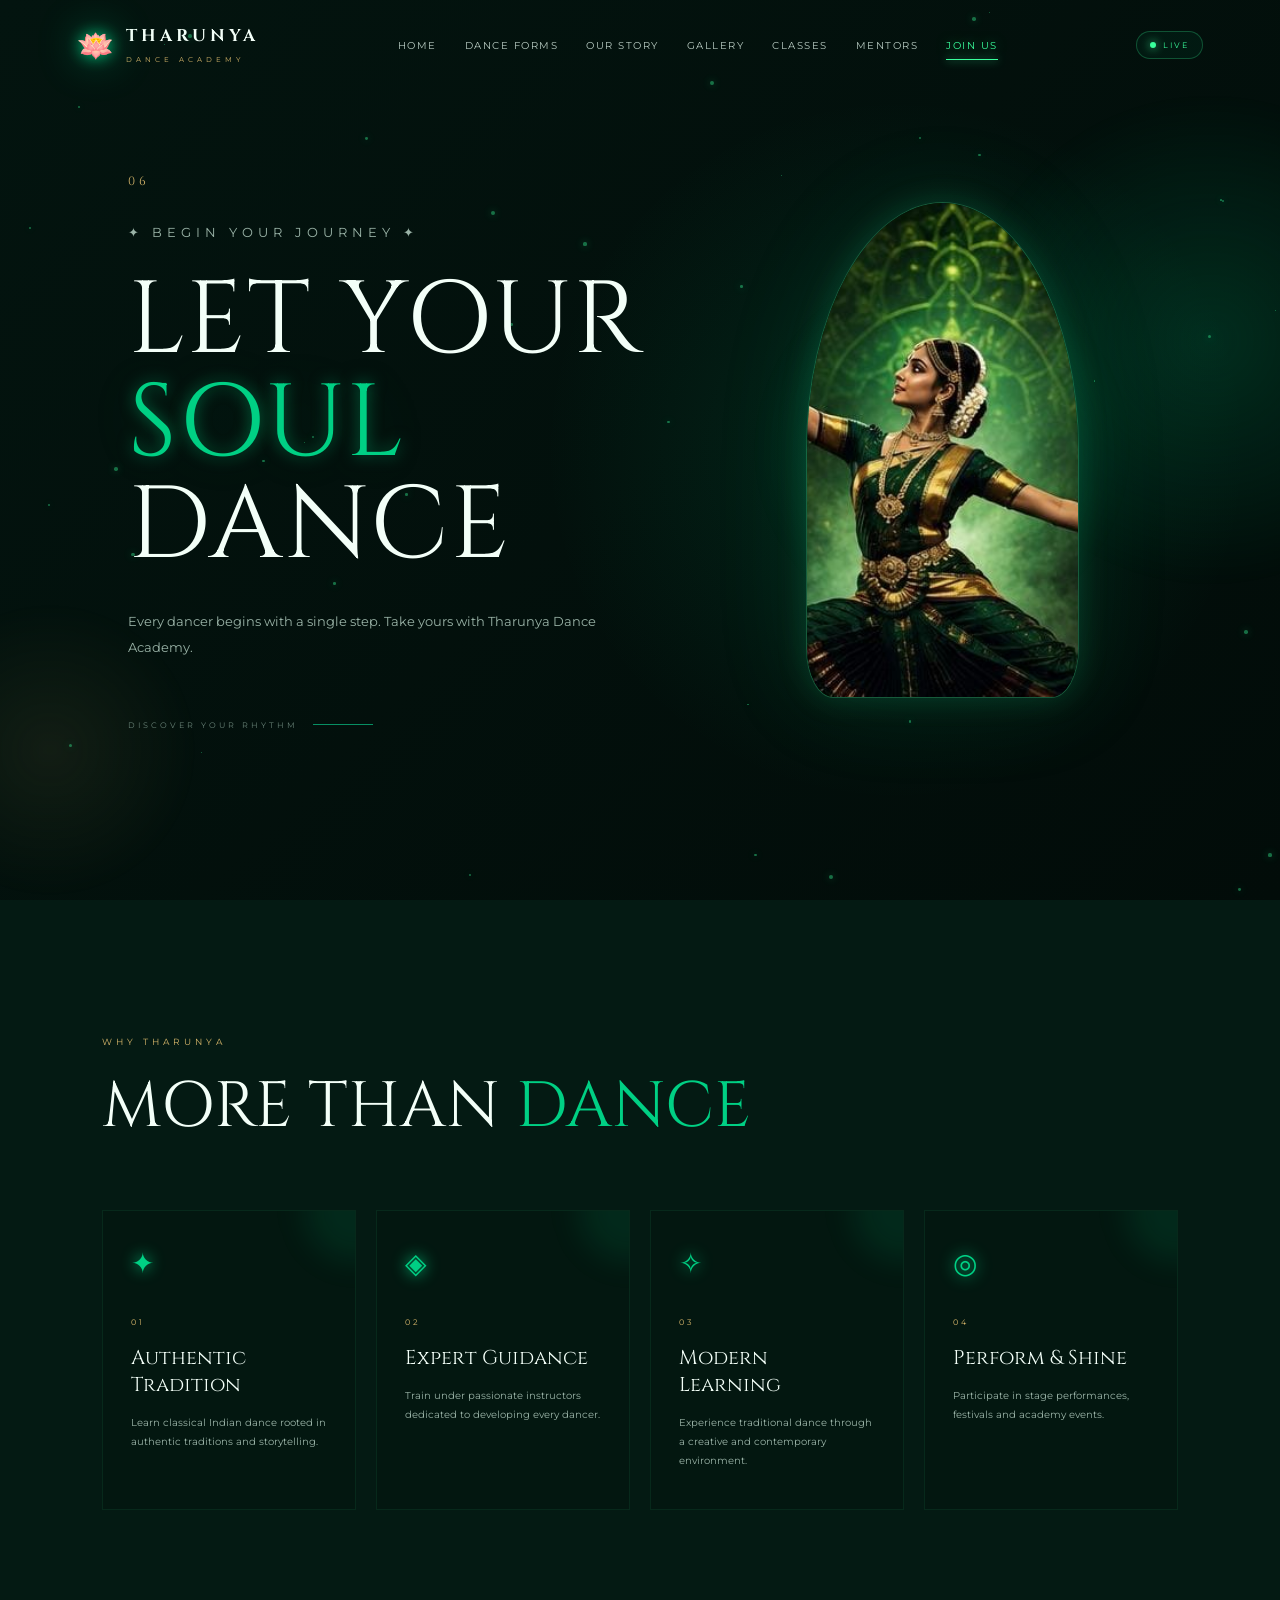
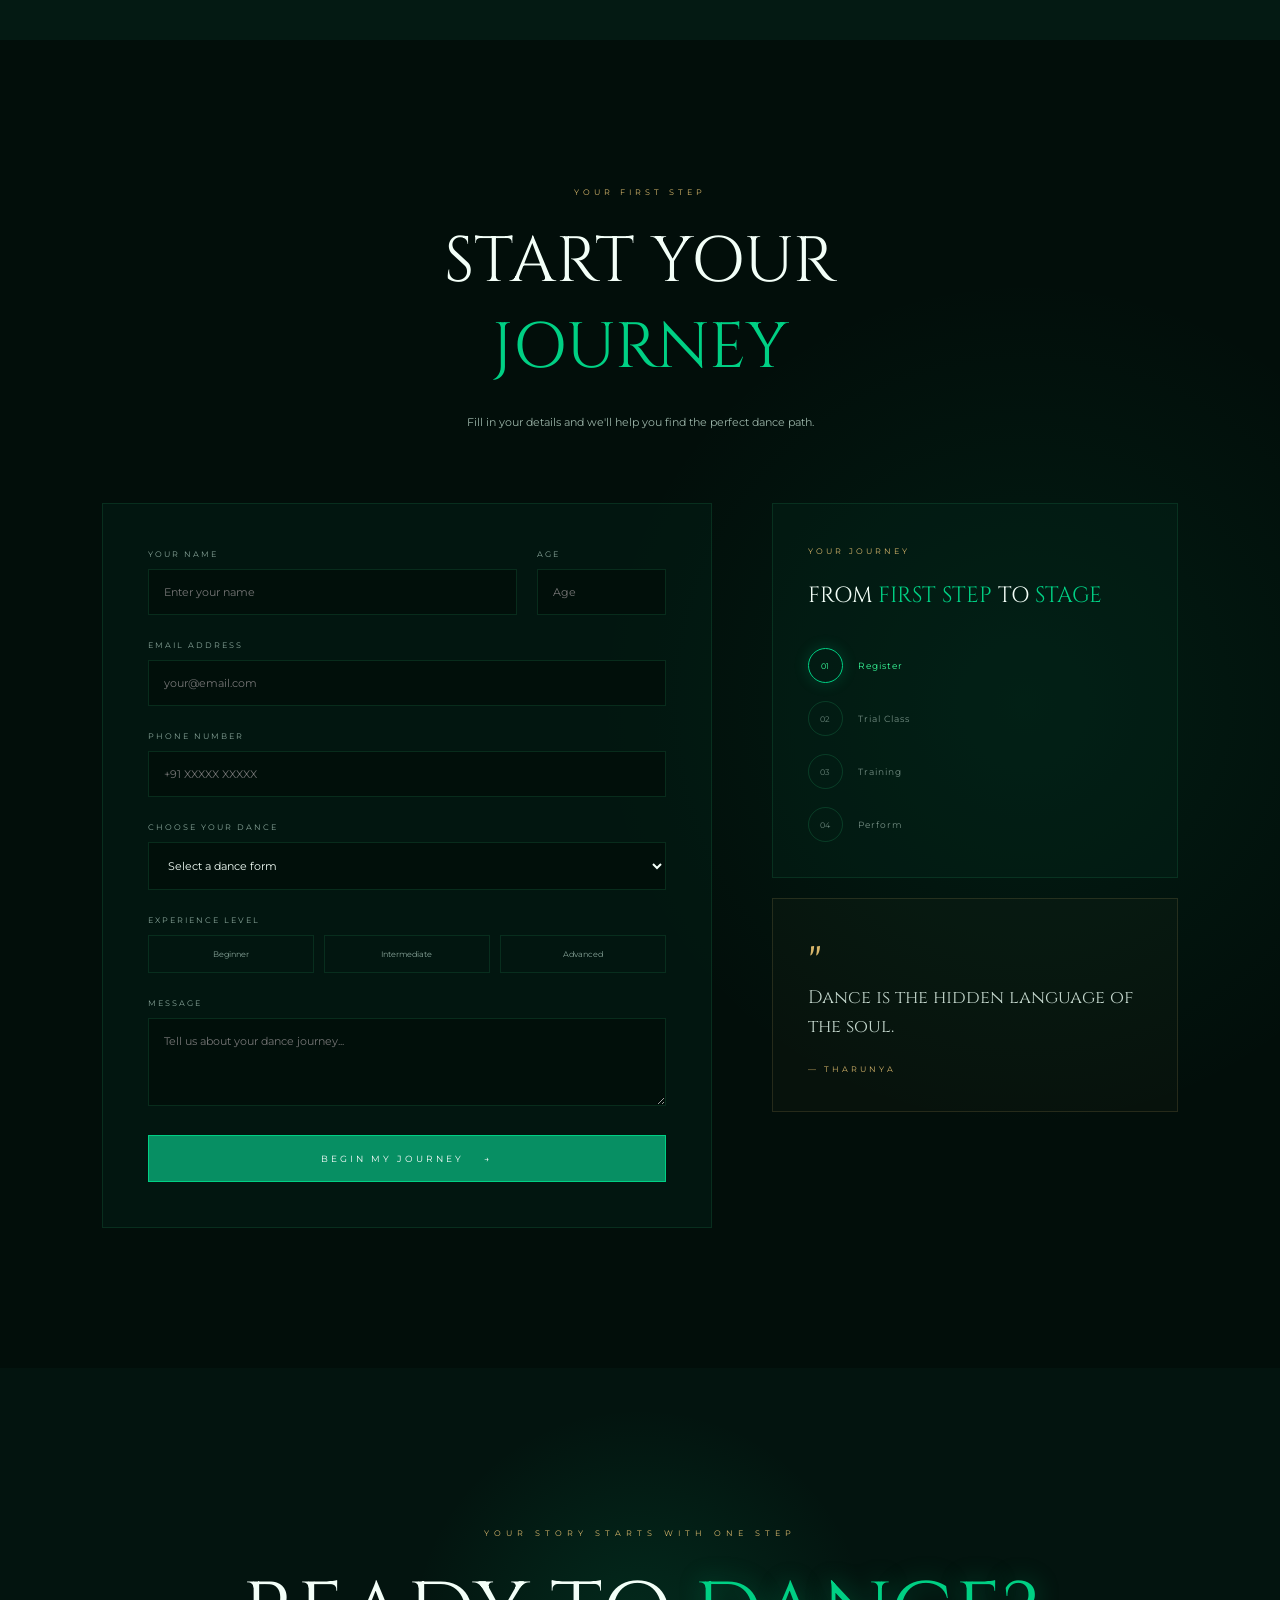
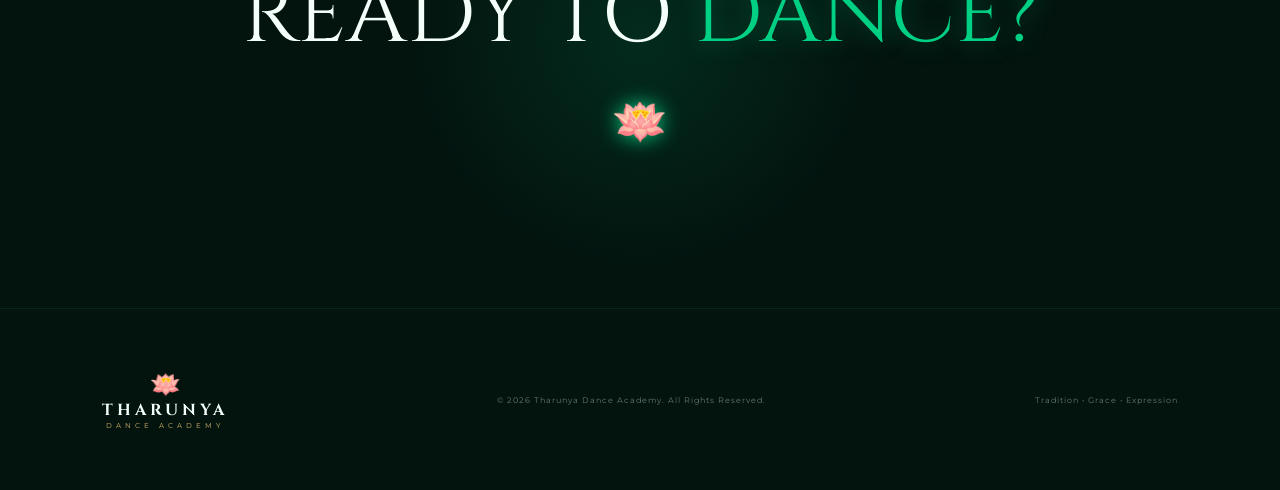
<file: join.html>
<!DOCTYPE html>
<html lang="en">

<head>

    <meta charset="UTF-8">

    <meta name="viewport" content="width=device-width, initial-scale=1.0">

    <title>Join Us | Tharunya Dance Academy</title>

    <!-- Google Fonts -->

    <link rel="preconnect" href="https://fonts.googleapis.com">

    <link rel="preconnect" href="https://fonts.gstatic.com" crossorigin>

    <link
        href="https://fonts.googleapis.com/css2?family=Cinzel:wght@400;500;600;700&family=Montserrat:wght@300;400;500;600&display=swap"
        rel="stylesheet">

    <!-- CSS -->

    <link rel="stylesheet" href="css/style.css">

    <link rel="stylesheet" href="css/animations.css">

    <link rel="stylesheet" href="css/responsive.css">

    <!-- Join Page CSS -->

    <link rel="stylesheet" href="css/join.css">

</head>


<body>


<!-- =========================================
     PARTICLES
========================================= -->

<div class="particles" id="particles"></div>



<!-- =========================================
     NAVBAR
========================================= -->

<header class="navbar">

    <div class="logo">

        <div class="logo-symbol">
            🪷
        </div>

        <div class="logo-text">

            <h1>THARUNYA</h1>

            <span>DANCE ACADEMY</span>

        </div>

    </div>


    <nav class="nav-links">

        <a href="index.html">
            Home
        </a>

        <a href="dance-forms.html">
            Dance Forms
        </a>

        <a href="about.html">
            Our Story
        </a>

        <a href="gallery.html">
            Gallery
        </a>

        <a href="classes.html">
            Classes
        </a>

        <a href="mentors.html" >
                Mentors
            </a>

        <a href="join.html" class="active">
            Join Us
        </a>

    </nav>


    <div class="live-status">

        <span class="live-dot"></span>

        <span>LIVE</span>

    </div>


    <button class="menu-btn" id="menuBtn">

        <span></span>

        <span></span>

        <span></span>

    </button>

</header>



<!-- =========================================
     JOIN HERO
========================================= -->

<section class="join-hero">


    <div class="join-orb orb-one"></div>

    <div class="join-orb orb-two"></div>


    <div class="join-hero-content">

        <span class="join-number">
            06
        </span>


        <p class="join-eyebrow">
            ✦ BEGIN YOUR JOURNEY ✦
        </p>


        <h1>

            LET YOUR

            <span>
                SOUL
            </span>

            DANCE

        </h1>


        <p>

            Every dancer begins with a single step.
            Take yours with Tharunya Dance Academy.

        </p>


        <div class="join-scroll">

            <span>
                DISCOVER YOUR RHYTHM
            </span>

            <div></div>

        </div>

    </div>


    <!-- Decorative dancer silhouette -->

    <div class="join-dancer">

        <div class="dancer-glow"></div>

        <img
            src="images/hero-dancer.jpeg"
            alt="Indian Classical Dancer">

    </div>


</section>



<!-- =========================================
     WHY JOIN
========================================= -->

<section class="why-join">


    <div class="join-section-title">

        <span>
            WHY THARUNYA
        </span>

        <h2>

            MORE THAN

            <strong>
                DANCE
            </strong>

        </h2>

    </div>



    <div class="benefits">


        <div class="benefit-card">

            <div class="benefit-icon">
                ✦
            </div>

            <span>
                01
            </span>

            <h3>
                Authentic Tradition
            </h3>

            <p>
                Learn classical Indian dance rooted
                in authentic traditions and storytelling.
            </p>

        </div>



        <div class="benefit-card">

            <div class="benefit-icon">
                ◈
            </div>

            <span>
                02
            </span>

            <h3>
                Expert Guidance
            </h3>

            <p>
                Train under passionate instructors
                dedicated to developing every dancer.
            </p>

        </div>



        <div class="benefit-card">

            <div class="benefit-icon">
                ✧
            </div>

            <span>
                03
            </span>

            <h3>
                Modern Learning
            </h3>

            <p>
                Experience traditional dance through
                a creative and contemporary environment.
            </p>

        </div>



        <div class="benefit-card">

            <div class="benefit-icon">
                ◎
            </div>

            <span>
                04
            </span>

            <h3>
                Perform & Shine
            </h3>

            <p>
                Participate in stage performances,
                festivals and academy events.
            </p>

        </div>


    </div>

</section>



<!-- =========================================
     REGISTRATION SECTION
========================================= -->

<section class="registration">


    <div class="registration-heading">

        <span>
            YOUR FIRST STEP
        </span>

        <h2>

            START YOUR

            <strong>
                JOURNEY
            </strong>

        </h2>

        <p>

            Fill in your details and we'll help you
            find the perfect dance path.

        </p>

    </div>



    <div class="registration-container">


        <!-- FORM -->

        <form id="joinForm">


            <div class="form-row">


                <div class="input-group">

                    <label>
                        YOUR NAME
                    </label>

                    <input
                        type="text"
                        id="studentName"
                        placeholder="Enter your name"
                        required>

                </div>



                <div class="input-group">

                    <label>
                        AGE
                    </label>

                    <input
                        type="number"
                        id="studentAge"
                        placeholder="Age"
                        min="4"
                        max="80"
                        required>

                </div>


            </div>



            <div class="input-group">

                <label>
                    EMAIL ADDRESS
                </label>

                <input
                    type="email"
                    id="studentEmail"
                    placeholder="your@email.com"
                    required>

            </div>



            <div class="input-group">

                <label>
                    PHONE NUMBER
                </label>

                <input
                    type="tel"
                    id="studentPhone"
                    placeholder="+91 XXXXX XXXXX"
                    required>

            </div>



            <div class="input-group">

                <label>
                    CHOOSE YOUR DANCE
                </label>


                <select id="danceChoice" required>

                    <option value="">
                        Select a dance form
                    </option>

                    <option value="Bharatanatyam">
                        Bharatanatyam
                    </option>

                    <option value="Kathak">
                        Kathak
                    </option>

                    <option value="Kuchipudi">
                        Kuchipudi
                    </option>

                    <option value="Odissi">
                        Odissi
                    </option>

                    <option value="Mohiniyattam">
                        Mohiniyattam
                    </option>

                    <option value="Contemporary">
                        Contemporary Fusion
                    </option>

                </select>

            </div>



            <div class="input-group">

                <label>
                    EXPERIENCE LEVEL
                </label>


                <div class="level-options">


                    <label class="level-option">

                        <input
                            type="radio"
                            name="level"
                            value="Beginner"
                            required>

                        <span>
                            Beginner
                        </span>

                    </label>



                    <label class="level-option">

                        <input
                            type="radio"
                            name="level"
                            value="Intermediate">

                        <span>
                            Intermediate
                        </span>

                    </label>



                    <label class="level-option">

                        <input
                            type="radio"
                            name="level"
                            value="Advanced">

                        <span>
                            Advanced
                        </span>

                    </label>


                </div>

            </div>



            <div class="input-group">

                <label>
                    MESSAGE
                </label>

                <textarea
                    id="studentMessage"
                    rows="4"
                    placeholder="Tell us about your dance journey..."></textarea>

            </div>



            <button
                type="submit"
                class="join-submit">

                BEGIN MY JOURNEY

                <span>
                    →
                </span>

            </button>


        </form>



        <!-- SIDE INFORMATION -->

        <div class="registration-side">


            <div class="journey-card">

                <span>
                    YOUR JOURNEY
                </span>

                <h3>
                    FROM
                    <strong>
                        FIRST STEP
                    </strong>
                    TO
                    <strong>
                        STAGE
                    </strong>
                </h3>


                <div class="journey-line">


                    <div class="journey-step active">

                        <i>
                            01
                        </i>

                        <p>
                            Register
                        </p>

                    </div>


                    <div class="journey-step">

                        <i>
                            02
                        </i>

                        <p>
                            Trial Class
                        </p>

                    </div>


                    <div class="journey-step">

                        <i>
                            03
                        </i>

                        <p>
                            Training
                        </p>

                    </div>


                    <div class="journey-step">

                        <i>
                            04
                        </i>

                        <p>
                            Perform
                        </p>

                    </div>


                </div>

            </div>



            <div class="quote-card">

                <div>
                    "
                </div>

                <p>
                    Dance is the hidden language
                    of the soul.
                </p>

                <span>
                    — THARUNYA
                </span>

            </div>


        </div>


    </div>

</section>



<!-- =========================================
     FINAL CTA
========================================= -->

<section class="join-final">


    <div class="join-final-glow"></div>


    <p>
        YOUR STORY STARTS WITH ONE STEP
    </p>


    <h2>

        READY TO

        <span>
            DANCE?
        </span>

    </h2>


    <div class="mini-lotus">
        🪷
    </div>


</section>



<!-- =========================================
     FOOTER
========================================= -->

<footer>


    <div class="footer-logo">

        <span>
            🪷
        </span>

        <h2>
            THARUNYA
        </h2>

        <p>
            DANCE ACADEMY
        </p>

    </div>


    <p class="copyright">

        © 2026 Tharunya Dance Academy.
        All Rights Reserved.

    </p>


    <p class="footer-tagline">

        Tradition • Grace • Expression

    </p>


</footer>



<!-- JS -->

<script src="js/main.js"></script>

<script src="js/join.js"></script>


</body>

</html>
</file>
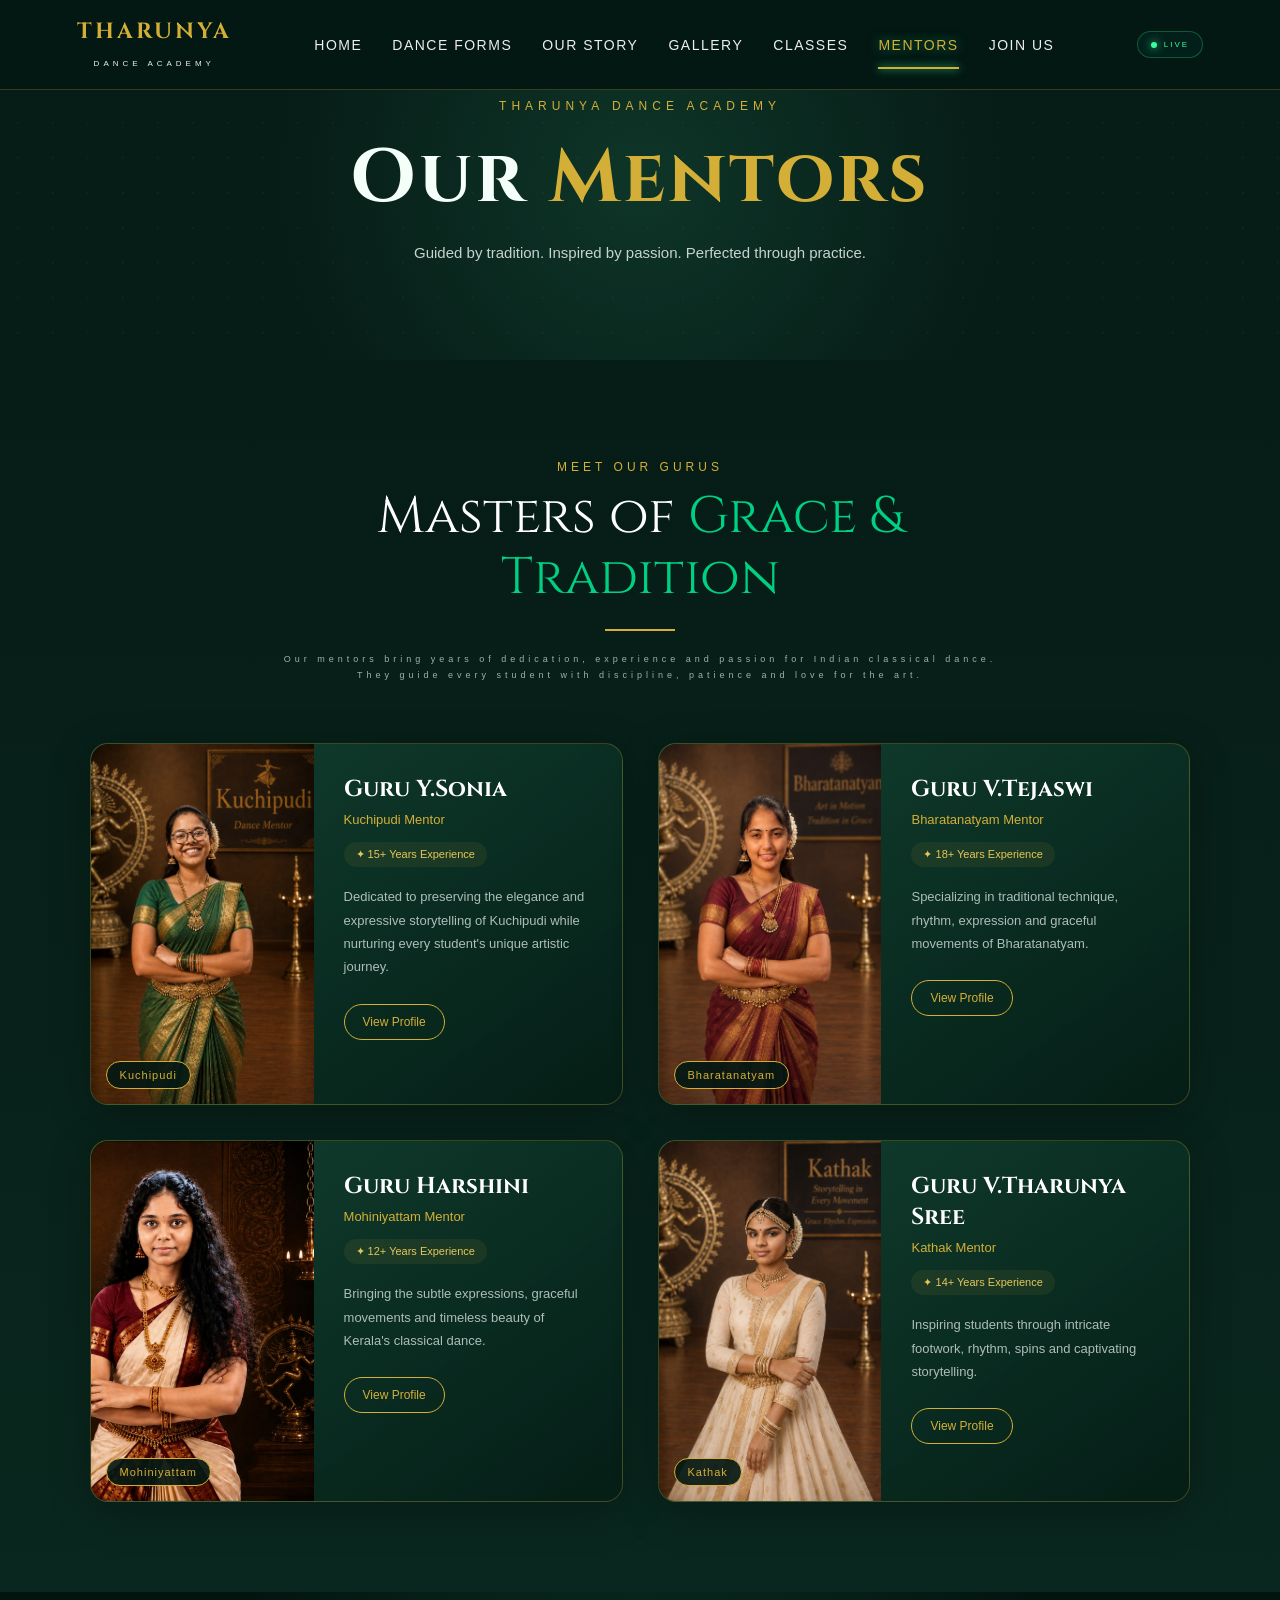
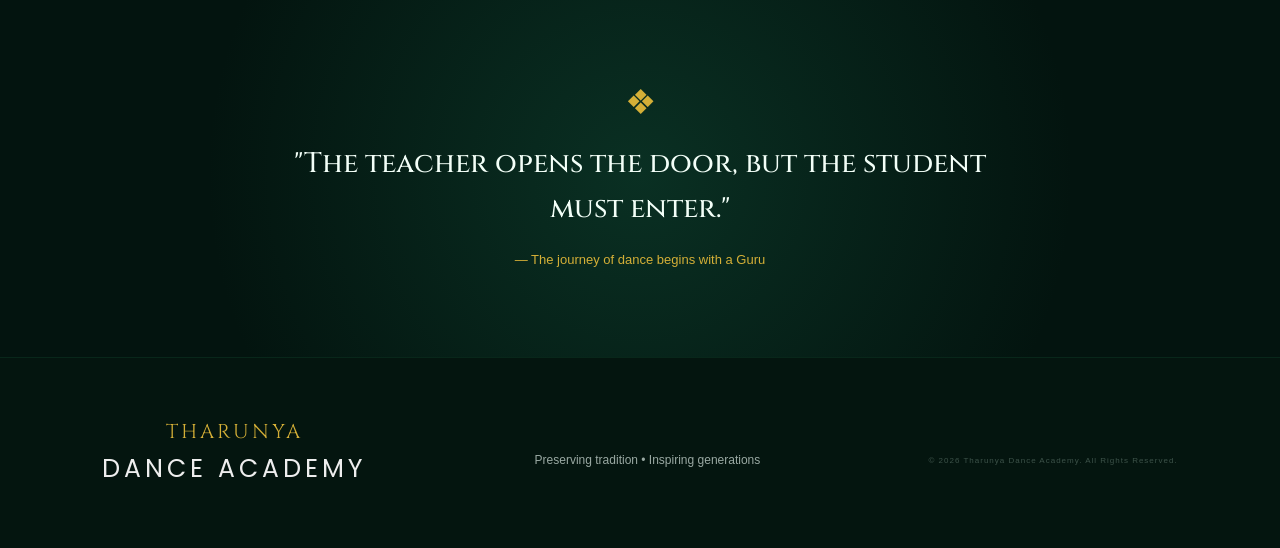
<file: mentors.html>
<!DOCTYPE html>
<html lang="en">
<head>
    <meta charset="UTF-8">
    <meta name="viewport" content="width=device-width, initial-scale=1.0">

    <title>Our Mentors | Tharunya Dance Academy</title>

    <link rel="stylesheet" href="css/mentors.css">
        <link rel="stylesheet" href="css/style.css">



    <!-- Google Fonts -->
    <link rel="preconnect" href="https://fonts.googleapis.com">
    <link rel="preconnect" href="https://fonts.gstatic.com" crossorigin>

    <link href="https://fonts.googleapis.com/css2?family=Cinzel:wght@500;600;700&family=Poppins:wght@300;400;500;600&display=swap" rel="stylesheet">
</head>

<body>

    <!-- ================= NAVBAR ================= -->

    <header class="navbar">

        <div class="logo">
            <span>THARUNYA</span>
            <small>DANCE ACADEMY</small>
        </div>

      <nav class="nav-links">

            <a href="index.html">
                Home
            </a>

            <a href="dance-forms.html">
                Dance Forms
            </a>

            <a href="about.html">
                Our Story
            </a>

            <a href="gallery.html">
                Gallery
            </a>
 
            <a href="classes.html">
                Classes
            </a>

            <a href="mentors.html" class="active">
                Mentors
            </a>

            <a href="join.html">
                Join Us
            </a>

        </nav>


        <div class="live-status">

            <span class="live-dot"></span>

            <span>LIVE</span>

        </div>
    </header>


    <!-- ================= HERO ================= -->

    <section class="mentor-hero">

        <div class="hero-content">

            <p class="small-title">THARUNYA DANCE ACADEMY</p>

            <h1>Our <span>Mentors</span></h1>

            <p>
                Guided by tradition. Inspired by passion.
                Perfected through practice.
            </p>

        </div>

    </section>


    <!-- ================= MENTORS ================= -->

    <section class="mentors-section">

        <div class="section-heading">

            <p>MEET OUR GURUS</p>

            <h2>Masters of <span>Grace & Tradition</span></h2>

            <div class="gold-line"></div>

            <p class="description">
                Our mentors bring years of dedication, experience and
                passion for Indian classical dance. They guide every
                student with discipline, patience and love for the art.
            </p>

        </div>


        <div class="mentor-container">


            <!-- Mentor 1 -->

            <div class="mentor-card">

                <div class="mentor-image">

                    <img src="images/sony.jpeg" alt="Kuchipudi Mentor">

                    <div class="dance-badge">
                        Kuchipudi
                    </div>

                </div>

                <div class="mentor-content">

                    <h3>Guru Y.Sonia</h3>

                    <h4>Kuchipudi Mentor</h4>

                    <div class="experience">
                        ✦ 15+ Years Experience
                    </div>

                    <p>
                        Dedicated to preserving the elegance and expressive
                        storytelling of Kuchipudi while nurturing every
                        student's unique artistic journey.
                    </p>

                    <a href="#" class="mentor-btn">
                        View Profile
                    </a>

                </div>

            </div>


            <!-- Mentor 2 -->

            <div class="mentor-card">

                <div class="mentor-image">

                    <img src="images/tejaswi.jpeg" alt="Bharatanatyam Mentor">

                    <div class="dance-badge">
                        Bharatanatyam
                    </div>

                </div>

                <div class="mentor-content">

                    <h3>Guru  V.Tejaswi</h3>

                    <h4>Bharatanatyam Mentor</h4>

                    <div class="experience">
                        ✦ 18+ Years Experience
                    </div>

                    <p>
                        Specializing in traditional technique, rhythm,
                        expression and graceful movements of Bharatanatyam.
                    </p>

                    <a href="#" class="mentor-btn">
                        View Profile
                    </a>

                </div>

            </div>


            <!-- Mentor 3 -->

            <div class="mentor-card">

                <div class="mentor-image">

                    <img src="images/harshini.jpeg" alt="Mohiniyattam Mentor">

                    <div class="dance-badge">
                        Mohiniyattam
                    </div>

                </div>

                <div class="mentor-content">

                    <h3>Guru Harshini </h3>

                    <h4>Mohiniyattam Mentor</h4>

                    <div class="experience">
                        ✦ 12+ Years Experience
                    </div>

                    <p>
                        Bringing the subtle expressions, graceful movements
                        and timeless beauty of Kerala's classical dance.
                    </p>

                    <a href="#" class="mentor-btn">
                        View Profile
                    </a>

                </div>

            </div>


            <!-- Mentor 4 -->

            <div class="mentor-card">

                <div class="mentor-image">

                    <img src="images/tharunya1.jpeg" alt="Kathak Mentor">

                    <div class="dance-badge">
                        Kathak
                    </div>

                </div>

                <div class="mentor-content">

                    <h3>Guru V.Tharunya Sree</h3>

                    <h4>Kathak Mentor</h4>

                    <div class="experience">
                        ✦ 14+ Years Experience
                    </div>

                    <p>
                        Inspiring students through intricate footwork,
                        rhythm, spins and captivating storytelling.
                    </p>

                    <a href="#" class="mentor-btn">
                        View Profile
                    </a>

                </div>

            </div>

        </div>

    </section>


    <!-- ================= QUOTE ================= -->

    <section class="guru-section">

        <div class="guru-symbol">❖</div>

        <h2>
            "The teacher opens the door,
            but the student must enter."
        </h2>

        <p>
            — The journey of dance begins with a Guru
        </p>

    </section>


    <!-- ================= FOOTER ================= -->

    <footer>

        <div class="footer-logo">
            THARUNYA
            <span>DANCE ACADEMY</span>
        </div>

        <p>
            Preserving tradition • Inspiring generations
        </p>

        <p class="copyright">
            © 2026 Tharunya Dance Academy. All Rights Reserved.
        </p>

    </footer>


</body>
</html>
</file>
<file: css/style.css>
/* =========================================
   THARUNYA DANCE ACADEMY
   MAIN STYLE
========================================= */


/* =========================================
   COLOR VARIABLES
========================================= */

:root {

    --forest: #03140f;
    --forest-light: #06251b;

    --emerald-dark: #064b36;
    --emerald: #078f63;
    --emerald-bright: #00d084;
    --neon-green: #39ff9c;

    --gold: #d6b56a;
    --gold-light: #f0d890;

    --white: #f3fff8;
    --text-muted: #9ab3a7;

    --glass: rgba(7, 44, 32, 0.55);

}


/* =========================================
   RESET
========================================= */

* {
    margin: 0;
    padding: 0;
    box-sizing: border-box;
}


html {
    scroll-behavior: smooth;
}


body {

    background: var(--forest);

    color: var(--white);

    font-family: "Montserrat", sans-serif;

    overflow-x: hidden;

}


/* =========================================
   SELECTION
========================================= */

::selection {

    background: var(--emerald);

    color: white;

}


/* =========================================
   SCROLLBAR
========================================= */

::-webkit-scrollbar {
    width: 7px;
}

::-webkit-scrollbar-track {
    background: var(--forest);
}

::-webkit-scrollbar-thumb {

    background: var(--emerald);

    border-radius: 10px;

}


/* =========================================
   LOADER
========================================= */

.loader {

    position: fixed;

    inset: 0;

    z-index: 9999;

    background: #010b08;

    display: flex;

    flex-direction: column;

    align-items: center;

    justify-content: center;

    transition: 1s ease;

}


.loader h2 {

    font-family: "Cinzel", serif;

    font-size: 28px;

    letter-spacing: 8px;

    margin-top: 30px;

    color: var(--gold);

}


.loader p {

    font-size: 10px;

    letter-spacing: 5px;

    color: var(--text-muted);

    margin-top: 8px;

}


/* =========================================
   LOTUS LOADER
========================================= */

.loader-lotus {

    width: 100px;

    height: 70px;

    position: relative;

}


.loader-lotus span {

    position: absolute;

    width: 45px;

    height: 70px;

    border-radius: 50% 50% 50% 10%;

    border: 1px solid var(--emerald-bright);

    box-shadow:

        0 0 10px var(--emerald),

        0 0 30px rgba(0, 208, 132, 0.3);

    left: 28px;

    top: 0;

    transform-origin: bottom center;

}


.loader-lotus span:nth-child(1) {
    transform: rotate(-60deg);
}

.loader-lotus span:nth-child(2) {
    transform: rotate(-36deg);
}

.loader-lotus span:nth-child(3) {
    transform: rotate(-18deg);
}

.loader-lotus span:nth-child(4) {
    transform: rotate(18deg);
}

.loader-lotus span:nth-child(5) {
    transform: rotate(36deg);
}

.loader-lotus span:nth-child(6) {
    transform: rotate(60deg);
}


/* =========================================
   NAVBAR
========================================= */

.navbar {

    width: 100%;

    height: 90px;

    padding: 0 6%;

    display: flex;

    align-items: center;

    justify-content: space-between;

    position: absolute;

    top: 0;

    z-index: 100;

}


/* LOGO */

.logo {

    display: flex;

    align-items: center;

    gap: 12px;

}


.logo-symbol {

    font-size: 30px;

    filter:

        drop-shadow(0 0 8px var(--emerald-bright))

        drop-shadow(0 0 20px rgba(0, 208, 132, 0.4));

}


.logo-text h1 {

    font-family: "Cinzel", serif;

    font-size: 17px;

    letter-spacing: 4px;

}


.logo-text span {

    font-size: 7px;

    letter-spacing: 4px;

    color: var(--gold);

}


/* NAV LINKS */

.nav-links {

    display: flex;

    gap: 28px;

}


.nav-links a {

    color: #b8cbc2;

    text-decoration: none;

    font-size: 10px;

    letter-spacing: 1.5px;

    text-transform: uppercase;

    position: relative;

    padding: 8px 0;

    transition: 0.4s ease;

}


.nav-links a::after {

    content: "";

    position: absolute;

    width: 0;

    height: 1px;

    left: 0;

    bottom: 0;

    background: var(--neon-green);

    box-shadow: 0 0 8px var(--neon-green);

    transition: 0.4s ease;

}


.nav-links a:hover,
.nav-links a.active {

    color: var(--neon-green);

    text-shadow: 0 0 12px rgba(57, 255, 156, 0.5);

}


.nav-links a:hover::after,
.nav-links a.active::after {

    width: 100%;

}


/* LIVE STATUS */

.live-status {

    display: flex;

    align-items: center;

    gap: 7px;

    border: 1px solid rgba(57, 255, 156, 0.25);

    padding: 8px 13px;

    border-radius: 30px;

    font-size: 8px;

    letter-spacing: 2px;

    color: var(--neon-green);

    background: rgba(0, 208, 132, 0.05);

}


.live-dot {

    width: 6px;

    height: 6px;

    border-radius: 50%;

    background: var(--neon-green);

    box-shadow: 0 0 10px var(--neon-green);

    animation: pulse 1.5s infinite;

}


/* MENU BUTTON */

.menu-btn {

    display: none;

    background: transparent;

    border: none;

    width: 35px;

}


.menu-btn span {

    display: block;

    height: 1px;

    background: var(--neon-green);

    margin: 6px 0;

}


/* =========================================
   HERO
========================================= */

.hero {

    min-height: 100vh;

    position: relative;

    display: flex;

    align-items: center;

    overflow: hidden;

    padding: 100px 8% 50px;

    background:

        radial-gradient(
            circle at 70% 50%,
            rgba(0, 208, 132, 0.12),
            transparent 30%
        ),

        radial-gradient(
            circle at 20% 70%,
            rgba(7, 143, 99, 0.12),
            transparent 35%
        );

}


/* HERO CONTENT */

.hero-content {

    width: 52%;

    position: relative;

    z-index: 5;

}


.eyebrow {

    color: var(--gold);

    font-size: 9px;

    letter-spacing: 5px;

    margin-bottom: 25px;

}


.hero-content h2 {

    font-family: "Cinzel", serif;

    font-size: clamp(40px, 5vw, 75px);

    font-weight: 400;

    line-height: 1.12;

    letter-spacing: 2px;

}


.hero-content h2 span {

    color: var(--emerald-bright);

    text-shadow:

        0 0 10px rgba(0, 208, 132, 0.4),

        0 0 35px rgba(0, 208, 132, 0.15);

}


.hero-description {

    max-width: 520px;

    color: var(--text-muted);

    font-size: 13px;

    line-height: 2;

    margin: 28px 0 35px;

}


/* =========================================
   BUTTONS
========================================= */

.hero-buttons {

    display: flex;

    gap: 15px;

    flex-wrap: wrap;

}


.btn {

    display: inline-flex;

    align-items: center;

    gap: 15px;

    text-decoration: none;

    padding: 15px 25px;

    font-size: 9px;

    letter-spacing: 2px;

    text-transform: uppercase;

    transition: 0.4s ease;

}


.btn-primary {

    background: var(--emerald);

    color: white;

    border: 1px solid var(--emerald-bright);

    box-shadow:

        0 0 15px rgba(0, 208, 132, 0.2);

}


.btn-primary:hover {

    background: var(--emerald-bright);

    color: var(--forest);

    box-shadow:

        0 0 20px rgba(0, 208, 132, 0.5),

        0 0 50px rgba(0, 208, 132, 0.2);

    transform: translateY(-3px);

}


.btn-outline {

    border: 1px solid rgba(214, 181, 106, 0.5);

    color: var(--gold);

}


.btn-outline:hover {

    border-color: var(--gold);

    background: rgba(214, 181, 106, 0.08);

    box-shadow: 0 0 20px rgba(214, 181, 106, 0.15);

}


/* =========================================
   HERO META
========================================= */

.hero-meta {

    display: flex;

    gap: 45px;

    margin-top: 55px;

}


.hero-meta div {

    display: flex;

    flex-direction: column;

    gap: 5px;

}


.hero-meta strong {

    font-family: "Cinzel", serif;

    font-size: 25px;

    color: var(--gold);

}


.hero-meta span {

    font-size: 8px;

    letter-spacing: 1px;

    color: var(--text-muted);

}


/* =========================================
   HERO VISUAL
========================================= */

.hero-visual {

    position: absolute;

    right: 8%;

    width: 42vw;

    height: 42vw;

    max-width: 600px;

    max-height: 600px;

    display: flex;

    justify-content: center;

    align-items: center;

}


.dancer-image {

    width: 65%;

    height: 85%;

    position: relative;

    z-index: 3;

    overflow: hidden;

    border-radius: 50% 50% 10% 10%;

    border: 1px solid rgba(57, 255, 156, 0.35);

    box-shadow:

        0 0 30px rgba(0, 208, 132, 0.15),

        0 0 100px rgba(0, 208, 132, 0.08);

}


.dancer-image::after {

    content: "";

    position: absolute;

    inset: 0;

    background:

        linear-gradient(
            to bottom,
            transparent 40%,
            rgba(3, 20, 15, 0.7)
        );

}


.dancer-image img {

    width: 100%;

    height: 100%;

    object-fit: cover;

}


/* RINGS */

.dancer-ring {

    position: absolute;

    border: 1px solid rgba(57, 255, 156, 0.18);

    border-radius: 50%;

}


.ring-one {

    width: 90%;

    height: 90%;

}


.ring-two {

    width: 72%;

    height: 72%;

    border-color: rgba(214, 181, 106, 0.15);

}


.ring-three {

    width: 110%;

    height: 110%;

    border-style: dashed;

    animation: rotateRing 25s linear infinite;

}


/* =========================================
   DANCER LABEL
========================================= */

.dancer-label {

    position: absolute;

    right: 0;

    bottom: 20%;

    z-index: 5;

    display: flex;

    align-items: center;

    gap: 12px;

}


.dancer-label span {

    color: var(--gold);

    font-family: "Cinzel", serif;

}


.dancer-label div {

    width: 35px;

    height: 1px;

    background: var(--gold);

}


.dancer-label p {

    font-size: 8px;

    letter-spacing: 2px;

    line-height: 1.8;

}


/* =========================================
   LOTUS GLOW
========================================= */

.lotus-glow {

    position: absolute;

    width: 450px;

    height: 450px;

    border-radius: 50%;

    background:

        radial-gradient(
            circle,
            rgba(0, 208, 132, 0.12),
            transparent 65%
        );

    filter: blur(5px);

}


/* =========================================
   HERO CIRCLES
========================================= */

.hero-circle {

    position: absolute;

    border-radius: 50%;

    border: 1px solid rgba(57, 255, 156, 0.06);

}


.circle-one {

    width: 700px;

    height: 700px;

    right: -250px;

    top: 10%;

}


.circle-two {

    width: 500px;

    height: 500px;

    right: -100px;

    top: 20%;

}


.circle-three {

    width: 300px;

    height: 300px;

    right: 0;

    top: 30%;

}


/* =========================================
   SCROLL INDICATOR
========================================= */

.scroll-indicator {

    position: absolute;

    bottom: 35px;

    left: 8%;

    display: flex;

    align-items: center;

    gap: 15px;

    color: #6e8c7e;

    font-size: 7px;

    letter-spacing: 3px;

}


.scroll-line {

    width: 60px;

    height: 1px;

    background: var(--emerald);

}


/* =========================================
   INTRO
========================================= */

.intro-section {

    min-height: 75vh;

    padding: 130px 10%;

    display: grid;

    grid-template-columns: 1fr 1fr;

    gap: 100px;

    align-items: center;

    background:

        linear-gradient(
            180deg,
            var(--forest),
            #041d15
        );

}


.section-number {

    color: var(--gold);

    font-size: 9px;

    letter-spacing: 3px;

}


.section-heading > p,
.section-top p {

    color: var(--text-muted);

    font-size: 9px;

    letter-spacing: 4px;

    margin: 10px 0 25px;

}


.section-heading h2,
.section-top h2 {

    font-family: "Cinzel", serif;

    font-size: clamp(35px, 4vw, 55px);

    font-weight: 400;

    line-height: 1.2;

}


.section-heading h2 span,
.section-top h2 span {

    color: var(--emerald-bright);

}


.large-text {

    font-family: "Cinzel", serif;

    font-size: 25px;

    line-height: 1.7;

    color: #d9eee4;

    margin-bottom: 25px;

}


.intro-content > p:not(.large-text) {

    color: var(--text-muted);

    font-size: 12px;

    line-height: 2;

    max-width: 500px;

}


.text-link {

    display: inline-block;

    margin-top: 30px;

    color: var(--gold);

    text-decoration: none;

    font-size: 9px;

    letter-spacing: 2px;

    border-bottom: 1px solid rgba(214, 181, 106, 0.3);

    padding-bottom: 8px;

}


.text-link span {

    margin-left: 10px;

}


/* =========================================
   DANCE PREVIEW
========================================= */

.dance-preview {

    padding: 120px 8%;

    background: #041a13;

}


.section-top {

    display: flex;

    justify-content: space-between;

    align-items: end;

    margin-bottom: 55px;

}


.view-all {

    color: var(--gold);

    text-decoration: none;

    font-size: 9px;

    letter-spacing: 2px;

}


.dance-cards {

    display: grid;

    grid-template-columns: repeat(3, 1fr);

    gap: 20px;

}


.dance-card {

    height: 500px;

    position: relative;

    overflow: hidden;

    border: 1px solid rgba(57, 255, 156, 0.1);

    transition: 0.6s ease;

}


.card-image {

    position: absolute;

    inset: 0;

}


.card-image img {

    width: 100%;

    height: 100%;

    object-fit: cover;

    transition: 0.8s ease;

}


.card-overlay {

    position: absolute;

    inset: 0;

    background:

        linear-gradient(
            to top,
            rgba(1, 12, 8, 0.95),
            rgba(1, 12, 8, 0.1) 70%
        );

}


.dance-card:hover {

    transform: translateY(-10px);

    border-color: var(--emerald-bright);

    box-shadow:

        0 0 25px rgba(0, 208, 132, 0.2),

        0 20px 50px rgba(0, 0, 0, 0.4);

}


.dance-card:hover .card-image img {

    transform: scale(1.08);

}


.card-content {

    position: absolute;

    left: 30px;

    right: 30px;

    bottom: 30px;

}


.card-content > span {

    color: var(--gold);

    font-size: 9px;

}


.card-content h3 {

    font-family: "Cinzel", serif;

    font-size: 25px;

    margin: 12px 0;

}


.card-content p {

    color: #a8bfb4;

    font-size: 9px;

    letter-spacing: 1px;

}


.card-content a {

    display: inline-block;

    color: var(--neon-green);

    text-decoration: none;

    font-size: 9px;

    margin-top: 20px;

    letter-spacing: 2px;

}


/* =========================================
   LIVE ACADEMY
========================================= */

.live-academy {

    position: relative;

    padding: 130px 10%;

    overflow: hidden;

    background: #020e0a;

}


.live-orb {

    position: absolute;

    width: 500px;

    height: 500px;

    border-radius: 50%;

    background:

        radial-gradient(
            circle,
            rgba(0, 208, 132, 0.14),
            transparent 65%
        );

    left: -200px;

    top: 50%;

    transform: translateY(-50%);

}


.live-content {

    position: relative;

    z-index: 2;

    display: grid;

    grid-template-columns: 1fr 1fr;

    gap: 100px;

    align-items: center;

}


.live-badge {

    display: inline-flex;

    align-items: center;

    gap: 8px;

    border: 1px solid rgba(57, 255, 156, 0.3);

    padding: 8px 14px;

    border-radius: 30px;

    font-size: 8px;

    letter-spacing: 2px;

    color: var(--neon-green);

}


.live-badge i {

    width: 6px;

    height: 6px;

    border-radius: 50%;

    background: var(--neon-green);

    box-shadow: 0 0 10px var(--neon-green);

    animation: pulse 1.5s infinite;

}


.live-heading h2 {

    font-family: "Cinzel", serif;

    font-size: clamp(35px, 4vw, 60px);

    font-weight: 400;

    line-height: 1.2;

    margin-top: 25px;

}


.live-heading h2 span {

    color: var(--emerald-bright);

}


/* LIVE CARD */

.live-card {

    border: 1px solid rgba(57, 255, 156, 0.18);

    background: rgba(5, 38, 28, 0.5);

    padding: 30px;

    backdrop-filter: blur(10px);

}


.live-card-header {

    display: flex;

    justify-content: space-between;

    font-size: 8px;

    letter-spacing: 2px;

    color: var(--text-muted);

    padding-bottom: 20px;

    border-bottom: 1px solid rgba(255, 255, 255, 0.05);

}


.status {

    color: var(--neon-green);

}


.live-class {

    display: flex;

    justify-content: space-between;

    align-items: center;

    padding: 30px 0;

}


.live-class p {

    color: var(--text-muted);

    font-size: 9px;

    margin-bottom: 10px;

}


.live-class h3 {

    font-family: "Cinzel", serif;

    font-size: 27px;

    font-weight: 400;

}


.live-time {

    text-align: right;

}


.live-time strong {

    display: block;

    color: var(--gold);

    font-family: "Cinzel", serif;

    font-size: 20px;

}


.live-time span {

    color: var(--text-muted);

    font-size: 8px;

}


/* SOUND WAVE */

.sound-wave {

    display: flex;

    align-items: center;

    gap: 4px;

    height: 30px;

}


.sound-wave span {

    width: 3px;

    background: var(--emerald-bright);

    box-shadow: 0 0 8px rgba(0, 208, 132, 0.5);

    animation: soundWave 1s ease-in-out infinite;

}


.sound-wave span:nth-child(1) {
    height: 8px;
}

.sound-wave span:nth-child(2) {
    height: 18px;
    animation-delay: .1s;
}

.sound-wave span:nth-child(3) {
    height: 25px;
    animation-delay: .2s;
}

.sound-wave span:nth-child(4) {
    height: 15px;
    animation-delay: .3s;
}

.sound-wave span:nth-child(5) {
    height: 27px;
    animation-delay: .4s;
}

.sound-wave span:nth-child(6) {
    height: 12px;
    animation-delay: .5s;
}

.sound-wave span:nth-child(7) {
    height: 22px;
    animation-delay: .6s;
}

.sound-wave span:nth-child(8) {
    height: 9px;
    animation-delay: .7s;
}


/* =========================================
   FINAL CTA
========================================= */

.final-cta {

    min-height: 70vh;

    display: flex;

    flex-direction: column;

    align-items: center;

    justify-content: center;

    text-align: center;

    padding: 100px 20px;

    position: relative;

    background:

        radial-gradient(
            circle at center,
            rgba(0, 208, 132, 0.12),
            transparent 45%
        );

}


.cta-lotus {

    font-size: 65px;

    margin-bottom: 30px;

    filter:

        drop-shadow(0 0 10px var(--emerald-bright))

        drop-shadow(0 0 30px rgba(0, 208, 132, 0.4));

}


.final-cta > p {

    color: var(--gold);

    font-size: 8px;

    letter-spacing: 5px;

    margin-bottom: 20px;

}


.final-cta h2 {

    font-family: "Cinzel", serif;

    font-weight: 400;

    font-size: clamp(40px, 6vw, 80px);

    line-height: 1.1;

    margin-bottom: 40px;

}


.final-cta h2 span {

    color: var(--emerald-bright);

    text-shadow: 0 0 30px rgba(0, 208, 132, 0.3);

}


/* =========================================
   FOOTER
========================================= */

footer {

    padding: 60px 8%;

    border-top: 1px solid rgba(57, 255, 156, 0.08);

    display: flex;

    justify-content: space-between;

    align-items: center;

}


.footer-logo {

    text-align: center;

}


.footer-logo span {

    font-size: 25px;

}


.footer-logo h2 {

    font-family: "Cinzel", serif;

    font-size: 16px;

    letter-spacing: 4px;

}


.footer-logo p {

    font-size: 7px;

    letter-spacing: 4px;

    color: var(--gold);

}


.copyright,
.footer-tagline {

    color: #627b70;

    font-size: 8px;

    letter-spacing: 1px;

}


/* =========================================
   PARTICLES
========================================= */

.particles {

    position: fixed;

    inset: 0;

    pointer-events: none;

    z-index: 1;

}


.particle {

    position: absolute;

    width: 2px;

    height: 2px;

    border-radius: 50%;

    background: var(--neon-green);

    box-shadow: 0 0 8px var(--neon-green);

    opacity: 0.4;

}


/* =========================================
   ANIMATIONS
========================================= */

@keyframes pulse {

    0%,
    100% {
        opacity: 0.4;
        transform: scale(1);
    }

    50% {
        opacity: 1;
        transform: scale(1.5);
    }

}


@keyframes rotateRing {

    from {
        transform: rotate(0deg);
    }

    to {
        transform: rotate(360deg);
    }

}


@keyframes soundWave {

    0%,
    100% {
        transform: scaleY(0.5);
    }

    50% {
        transform: scaleY(1.2);
    }

}
</file>
<file: css/animations.css>
/* =========================================
   THARUNYA ANIMATIONS
========================================= */


/* =========================================
   PAGE REVEAL
========================================= */

.hero-content {

    animation:
        heroContentReveal 1.5s ease forwards;

}


.hero-visual {

    animation:
        heroVisualReveal 1.8s ease forwards;

}


@keyframes heroContentReveal {

    from {

        opacity: 0;

        transform: translateY(40px);

    }

    to {

        opacity: 1;

        transform: translateY(0);

    }

}


@keyframes heroVisualReveal {

    from {

        opacity: 0;

        transform: scale(0.85);

    }

    to {

        opacity: 1;

        transform: scale(1);

    }

}


/* =========================================
   FLOATING LOTUS
========================================= */

.lotus-glow {

    animation:
        lotusFloat 6s ease-in-out infinite;

}


@keyframes lotusFloat {

    0%,
    100% {

        transform:
            translateY(0)
            scale(1);

    }

    50% {

        transform:
            translateY(-15px)
            scale(1.03);

    }

}


/* =========================================
   GOLD SHIMMER
========================================= */

.btn-primary {

    position: relative;

    overflow: hidden;

}


.btn-primary::before {

    content: "";

    position: absolute;

    top: 0;

    left: -100%;

    width: 50%;

    height: 100%;

    background:
        linear-gradient(
            90deg,
            transparent,
            rgba(255,255,255,0.25),
            transparent
        );

    transform: skewX(-20deg);

    transition: 0.7s;

}


.btn-primary:hover::before {

    left: 150%;

}


/* =========================================
   CARD GLOW
========================================= */

.dance-card::before {

    content: "";

    position: absolute;

    inset: -2px;

    background:
        linear-gradient(
            120deg,
            transparent,
            rgba(57,255,156,0.25),
            transparent
        );

    opacity: 0;

    z-index: 2;

    transition: 0.5s;

    pointer-events: none;

}


.dance-card:hover::before {

    opacity: 1;

}


/* =========================================
   GOLD TEXT SHIMMER
========================================= */

.section-heading h2,
.section-top h2 {

    background:
        linear-gradient(
            90deg,
            #ffffff,
            #dfffee,
            #ffffff
        );

    background-size: 200% auto;

    -webkit-background-clip: text;

    background-clip: text;

    -webkit-text-fill-color: transparent;

    animation:
        textShimmer 6s linear infinite;

}


@keyframes textShimmer {

    from {
        background-position: 0% center;
    }

    to {
        background-position: 200% center;
    }

}


/* =========================================
   LIVE CARD BREATHING
========================================= */

.live-card {

    animation:
        cardBreathing 4s ease-in-out infinite;

}


@keyframes cardBreathing {

    0%,
    100% {

        box-shadow:
            0 0 0 rgba(0,208,132,0);

    }

    50% {

        box-shadow:
            0 0 35px rgba(0,208,132,0.08);

    }

}


/* =========================================
   CTA LOTUS
========================================= */

.cta-lotus {

    animation:
        lotusPulse 4s ease-in-out infinite;

}


@keyframes lotusPulse {

    0%,
    100% {

        transform: scale(1);

    }

    50% {

        transform: scale(1.08);

    }

}
</file>
<file: css/responsive.css>
/* =========================================
   TABLET
========================================= */

@media (max-width: 1100px) {

    .nav-links {
        gap: 15px;
    }

    .hero {
        padding-left: 6%;
        padding-right: 6%;
    }

    .hero-visual {
        right: 2%;
    }

}


/* =========================================
   MOBILE
========================================= */

@media (max-width: 800px) {


    /* NAVBAR */

    .navbar {

        height: 75px;

        padding: 0 6%;

    }


    .nav-links {

        position: fixed;

        top: 75px;

        right: -100%;

        width: 100%;

        height: calc(100vh - 75px);

        background: rgba(2, 14, 10, 0.98);

        backdrop-filter: blur(20px);

        flex-direction: column;

        justify-content: center;

        align-items: center;

        gap: 30px;

        transition: 0.5s;

    }


    .nav-links.show {

        right: 0;

    }


    .nav-links a {

        font-size: 13px;

    }


    .live-status {

        display: none;

    }


    .menu-btn {

        display: block;

    }


    /* HERO */

    .hero {

        min-height: 100vh;

        padding: 120px 7% 70px;

        flex-direction: column;

        justify-content: center;

        text-align: center;

    }


    .hero-content {

        width: 100%;

        order: 1;

    }


    .hero-content h2 {

        font-size: 42px;

    }


    .hero-description {

        margin-left: auto;

        margin-right: auto;

    }


    .hero-buttons {

        justify-content: center;

    }


    .hero-meta {

        justify-content: center;

        gap: 25px;

    }


    .hero-visual {

        position: relative;

        right: auto;

        width: 80vw;

        height: 80vw;

        margin-top: 50px;

        order: 2;

    }


    .scroll-indicator {

        display: none;

    }


    /* INTRO */

    .intro-section {

        grid-template-columns: 1fr;

        gap: 50px;

        padding: 90px 7%;

    }


    .large-text {

        font-size: 21px;

    }


    /* DANCE */

    .dance-preview {

        padding: 90px 7%;

    }


    .section-top {

        align-items: start;

        gap: 30px;

        flex-direction: column;

    }


    .dance-cards {

        grid-template-columns: 1fr;

    }


    .dance-card {

        height: 450px;

    }


    /* LIVE */

    .live-academy {

        padding: 90px 7%;

    }


    .live-content {

        grid-template-columns: 1fr;

        gap: 50px;

    }


    /* CTA */

    .final-cta {

        min-height: 60vh;

    }


    /* FOOTER */

    footer {

        flex-direction: column;

        gap: 30px;

        text-align: center;

    }

}
</file>
<file: css/about.css>
/* =========================================
   THARUNYA DANCE ACADEMY
   OUR STORY PAGE
========================================= */


/* =========================================
   HERO
========================================= */

.story-hero {

    min-height: 100vh;

    position: relative;

    overflow: hidden;

    display: flex;

    align-items: center;

    padding: 120px 10% 80px;

    background:

        radial-gradient(
            circle at 50% 50%,
            rgba(0,208,132,.13),
            transparent 35%
        ),

        #03140f;

}


/* =========================================
   GLOW
========================================= */

.story-glow {

    position: absolute;

    width: 600px;

    height: 600px;

    border-radius: 50%;

    left: 50%;

    top: 50%;

    transform: translate(-50%,-50%);

    background:

        radial-gradient(
            circle,
            rgba(57,255,156,.13),
            transparent 65%
        );

    filter: blur(5px);

}


/* =========================================
   ORBITS
========================================= */

.story-ring {

    position: absolute;

    border-radius: 50%;

    border: 1px solid
        rgba(57,255,156,.12);

    left: 50%;

    top: 50%;

    transform: translate(-50%,-50%);

}


.ring-a {

    width: 400px;
    height: 400px;

}


.ring-b {

    width: 650px;
    height: 650px;

    border-color:
        rgba(214,181,106,.08);

}


.ring-c {

    width: 900px;
    height: 900px;

    border-style: dashed;

    animation:
        rotateStoryRing 30s linear infinite;

}


@keyframes rotateStoryRing {

    from {
        transform:
            translate(-50%,-50%)
            rotate(0deg);
    }

    to {
        transform:
            translate(-50%,-50%)
            rotate(360deg);
    }

}


/* =========================================
   HERO CONTENT
========================================= */

.story-hero-content {

    position: relative;

    z-index: 5;

    max-width: 800px;

}


.story-eyebrow {

    color: var(--gold);

    font-size: 9px;

    letter-spacing: 5px;

}


.story-hero h1 {

    font-family: "Cinzel", serif;

    font-size:
        clamp(70px,10vw,150px);

    font-weight: 400;

    line-height: .95;

    letter-spacing: 4px;

    margin: 30px 0;

}


.story-hero h1 span {

    color: var(--emerald-bright);

    text-shadow:

        0 0 15px
        rgba(0,208,132,.5),

        0 0 50px
        rgba(0,208,132,.15);

}


.story-hero-content > p {

    max-width: 600px;

    color: var(--text-muted);

    font-size: 14px;

    line-height: 2;

}


.story-hero-content strong {

    color: #d9eee4;

    font-weight: 400;

}


/* =========================================
   HERO NUMBER
========================================= */

.story-index {

    position: absolute;

    right: 8%;

    bottom: 20%;

    z-index: 5;

    display: flex;

    align-items: center;

    gap: 15px;

}


.story-index span {

    color: var(--gold);

    font-family: "Cinzel", serif;

    font-size: 30px;

}


.story-index div {

    width: 50px;

    height: 1px;

    background: var(--gold);

}


.story-index p {

    color: var(--text-muted);

    font-size: 8px;

    letter-spacing: 2px;

    line-height: 1.7;

}


/* =========================================
   SCROLL
========================================= */

.hero-scroll {

    position: absolute;

    left: 10%;

    bottom: 35px;

    display: flex;

    align-items: center;

    gap: 15px;

    color: #6e8c7e;

    font-size: 7px;

    letter-spacing: 3px;

}


.hero-scroll div {

    width: 60px;

    height: 1px;

    background: var(--emerald);

}


/* =========================================
   INTRO
========================================= */

.story-intro {

    min-height: 70vh;

    padding: 130px 10%;

    display: grid;

    grid-template-columns:
        .5fr 1fr 1fr;

    gap: 60px;

    align-items: center;

    background: #041a13;

}


.story-intro .section-number {

    color: var(--gold);

}


.small-heading {

    color: var(--text-muted);

    font-size: 9px;

    letter-spacing: 4px;

    margin-top: 12px;

}


.story-intro h2 {

    font-family: "Cinzel", serif;

    font-size: clamp(40px,5vw,70px);

    font-weight: 400;

    line-height: 1.1;

    margin-top: 30px;

}


.story-intro h2 span {

    color: var(--emerald-bright);

}


.story-intro-right {

    border-left: 1px solid
        rgba(57,255,156,.15);

    padding-left: 50px;

}


.story-large {

    font-family: "Cinzel", serif;

    font-size: 25px;

    line-height: 1.7;

    color: #dcefe7;

    margin-bottom: 25px;

}


.story-intro-right > p:not(.story-large) {

    color: var(--text-muted);

    font-size: 12px;

    line-height: 2;

}


/* =========================================
   JOURNEY
========================================= */

.journey-section {

    padding: 130px 10%;

    background: #020e0a;

}


.journey-heading span {

    color: var(--gold);

    font-size: 9px;

    letter-spacing: 4px;

}


.journey-heading h2 {

    font-family: "Cinzel", serif;

    font-weight: 400;

    font-size: clamp(40px,5vw,65px);

    margin-top: 20px;

}


.journey-heading em {

    color: var(--emerald-bright);

    font-style: normal;

}


/* =========================================
   TIMELINE
========================================= */

.timeline {

    position: relative;

    margin-top: 100px;

}


.timeline::before {

    content: "";

    position: absolute;

    left: 50%;

    top: 0;

    bottom: 0;

    width: 1px;

    background:

        linear-gradient(
            to bottom,
            transparent,
            var(--emerald),
            transparent
        );

}


.timeline-item {

    width: 50%;

    position: relative;

    padding: 20px 70px 80px;

}


.timeline-item:nth-child(even) {

    margin-left: 50%;

}


.timeline-year {

    font-family: "Cinzel", serif;

    color: var(--gold);

    font-size: 35px;

    margin-bottom: 20px;

}


.timeline-dot {

    position: absolute;

    width: 12px;

    height: 12px;

    border-radius: 50%;

    background: var(--emerald-bright);

    box-shadow:

        0 0 10px var(--emerald-bright),

        0 0 30px rgba(57,255,156,.5);

    top: 25px;

}


.timeline-item:nth-child(odd)
.timeline-dot {

    right: -6px;

}


.timeline-item:nth-child(even)
.timeline-dot {

    left: -6px;

}


.timeline-content {

    padding: 30px;

    border: 1px solid
        rgba(57,255,156,.12);

    background:
        rgba(5,38,28,.35);

    transition: .5s ease;

}


.timeline-content:hover {

    border-color:
        rgba(57,255,156,.5);

    box-shadow:
        0 0 30px rgba(0,208,132,.1);

    transform: translateY(-5px);

}


.timeline-content span {

    color: var(--gold);

    font-size: 8px;

    letter-spacing: 3px;

}


.timeline-content h3 {

    font-family: "Cinzel", serif;

    font-weight: 400;

    font-size: 20px;

    margin: 15px 0;

}


.timeline-content p {

    color: var(--text-muted);

    font-size: 11px;

    line-height: 2;

}


/* =========================================
   PHILOSOPHY
========================================= */

.philosophy {

    min-height: 70vh;

    position: relative;

    overflow: hidden;

    display: flex;

    align-items: center;

    justify-content: space-between;

    padding: 120px 12%;

    background:

        radial-gradient(
            circle at 80% 50%,
            rgba(0,208,132,.15),
            transparent 35%
        ),

        #03140f;

}


.philosophy-glow {

    position: absolute;

    width: 400px;

    height: 400px;

    border-radius: 50%;

    right: 10%;

    background:

        radial-gradient(
            circle,
            rgba(57,255,156,.12),
            transparent 65%
        );

    filter: blur(10px);

}


.philosophy-content {

    position: relative;

    z-index: 2;

}


.philosophy-content > span {

    color: var(--gold);

    font-size: 9px;

    letter-spacing: 4px;

}


.philosophy h2 {

    font-family: "Cinzel", serif;

    font-weight: 400;

    font-size: clamp(40px,5vw,70px);

    line-height: 1.15;

    margin: 25px 0;

}


.philosophy h2 strong {

    color: var(--emerald-bright);

    font-weight: 400;

}


.philosophy-content > p {

    color: var(--text-muted);

    font-size: 14px;

    letter-spacing: 3px;

    line-height: 2;

}


/* =========================================
   OM SYMBOL
========================================= */

.philosophy-symbol {

    position: relative;

    z-index: 2;

}


.symbol-ring {

    width: 260px;

    height: 260px;

    border: 1px solid
        rgba(57,255,156,.25);

    border-radius: 50%;

    display: flex;

    align-items: center;

    justify-content: center;

    box-shadow:

        0 0 30px
        rgba(0,208,132,.12),

        inset 0 0 30px
        rgba(0,208,132,.05);

    animation:
        philosophyPulse 4s infinite ease-in-out;

}


.symbol-ring::before {

    content: "";

    position: absolute;

    width: 200px;

    height: 200px;

    border: 1px solid
        rgba(214,181,106,.2);

    border-radius: 50%;

}


.symbol-ring span {

    font-size: 90px;

    color: var(--gold);

    text-shadow:
        0 0 20px rgba(214,181,106,.4);

}


@keyframes philosophyPulse {

    0%,100% {

        transform: scale(1);

    }

    50% {

        transform: scale(1.05);

    }

}


/* =========================================
   MENTOR
========================================= */

.mentor-section {

    padding: 140px 10%;

    display: grid;

    grid-template-columns: .9fr 1.1fr;

    gap: 100px;

    align-items: center;

    background: #041a13;

}


.mentor-image {

    height: 550px;

    position: relative;

}


.mentor-image img {

    width: 100%;

    height: 100%;

    object-fit: cover;

    filter: saturate(.75);

    border: 1px solid
        rgba(57,255,156,.2);

}


.image-glow {

    position: absolute;

    inset: 20px;

    border: 1px solid
        rgba(57,255,156,.25);

    pointer-events: none;

}


.mentor-content > span {

    color: var(--gold);

    font-size: 9px;

    letter-spacing: 4px;

}


.mentor-content h2 {

    font-family: "Cinzel", serif;

    font-weight: 400;

    font-size: clamp(40px,5vw,65px);

    line-height: 1.15;

    margin: 25px 0;

}


.mentor-content h2 span {

    color: var(--emerald-bright);

}


.mentor-main {

    font-family: "Cinzel", serif;

    font-size: 22px;

    line-height: 1.7;

    color: #dcefe7;

    margin-bottom: 25px;

}


.mentor-content > p:not(.mentor-main) {

    color: var(--text-muted);

    font-size: 12px;

    line-height: 2;

}


.mentor-signature {

    margin-top: 45px;

    display: flex;

    flex-direction: column;

    gap: 8px;

}


.mentor-signature span {

    color: var(--gold);

    font-family: "Cinzel", serif;

    letter-spacing: 3px;

}


.mentor-signature small {

    color: var(--text-muted);

    font-size: 8px;

    letter-spacing: 2px;

}


/* =========================================
   NUMBERS
========================================= */

.story-numbers {

    padding: 130px 10%;

    background: #020e0a;

}


.numbers-heading > span {

    color: var(--gold);

    font-size: 9px;

    letter-spacing: 4px;

}


.numbers-heading h2 {

    font-family: "Cinzel", serif;

    font-weight: 400;

    font-size: clamp(40px,5vw,65px);

    margin-top: 20px;

}


.numbers-heading em {

    color: var(--emerald-bright);

    font-style: normal;

}


.numbers-grid {

    display: grid;

    grid-template-columns:
        repeat(4,1fr);

    margin-top: 70px;

}


.number-box {

    padding: 45px 30px;

    border-top: 1px solid
        rgba(57,255,156,.15);

    border-right: 1px solid
        rgba(57,255,156,.08);

}


.number-box strong {

    font-family: "Cinzel", serif;

    font-size: 55px;

    font-weight: 400;

    color: var(--emerald-bright);

    text-shadow:
        0 0 20px
        rgba(0,208,132,.3);

}


.number-box span {

    color: var(--gold);

    font-size: 20px;

}


.number-box p {

    color: var(--text-muted);

    font-size: 8px;

    letter-spacing: 3px;

    margin-top: 12px;

}


/* =========================================
   ENDING
========================================= */

.story-ending {

    min-height: 75vh;

    display: flex;

    flex-direction: column;

    align-items: center;

    justify-content: center;

    text-align: center;

    padding: 100px 20px;

    background:

        radial-gradient(
            circle at center,
            rgba(0,208,132,.13),
            transparent 45%
        );

}


.ending-lotus {

    font-size: 65px;

    margin-bottom: 25px;

    filter:

        drop-shadow(
            0 0 12px
            var(--emerald-bright)
        );

}


.story-ending > span {

    color: var(--gold);

    font-size: 8px;

    letter-spacing: 5px;

}


.story-ending h2 {

    font-family: "Cinzel", serif;

    font-size: clamp(45px,7vw,90px);

    font-weight: 400;

    line-height: 1.05;

    margin: 25px 0 40px;

}


.story-ending h2 strong {

    color: var(--emerald-bright);

    font-weight: 400;

    text-shadow:
        0 0 30px
        rgba(0,208,132,.35);

}


/* =========================================
   BUTTON
========================================= */

.story-button {

    text-decoration: none;

    color: var(--neon-green);

    border: 1px solid
        rgba(57,255,156,.4);

    padding: 16px 28px;

    font-size: 9px;

    letter-spacing: 2px;

    transition: .4s ease;

    background: transparent;

}


.story-button span {

    margin-left: 15px;

}


.story-button:hover {

    color: var(--forest);

    background: var(--neon-green);

    border-color: var(--neon-green);

    box-shadow:

        0 0 20px
        rgba(57,255,156,.4),

        0 0 50px
        rgba(57,255,156,.15);

    transform: translateY(-3px);

}


/* =========================================
   IMPORTANT
   REMOVE WHITE HOVER
========================================= */

.story-button,
.timeline-content,
.story-hero,
.mentor-image {

    -webkit-tap-highlight-color:
        transparent;

}


/* Prevent browser white button */

button {

    font-family: inherit;

}


/* =========================================
   RESPONSIVE
========================================= */

@media (max-width: 900px) {

    .story-intro {

        grid-template-columns: 1fr;

        gap: 30px;

    }


    .story-intro-right {

        border-left: none;

        border-top: 1px solid
            rgba(57,255,156,.15);

        padding: 30px 0 0;

    }


    .timeline::before {

        left: 10px;

    }


    .timeline-item,
    .timeline-item:nth-child(even) {

        width: 100%;

        margin-left: 0;

        padding-left: 45px;

    }


    .timeline-item:nth-child(odd)
    .timeline-dot,
    .timeline-item:nth-child(even)
    .timeline-dot {

        left: 4px;

        right: auto;

    }


    .philosophy {

        flex-direction: column;

        gap: 70px;

        text-align: center;

    }


    .mentor-section {

        grid-template-columns: 1fr;

        gap: 60px;

    }


    .numbers-grid {

        grid-template-columns:
            repeat(2,1fr);

    }

}


@media (max-width: 600px) {

    .story-hero {

        padding:
            130px 7% 80px;

    }


    .story-hero h1 {

        font-size: 65px;

    }


    .story-index {

        display: none;

    }


    .hero-scroll {

        left: 7%;

    }


    .story-intro,
    .journey-section,
    .mentor-section,
    .story-numbers {

        padding-left: 7%;

        padding-right: 7%;

    }


    .philosophy {

        padding: 100px 7%;

    }


    .symbol-ring {

        width: 200px;

        height: 200px;

    }


    .symbol-ring::before {

        width: 155px;

        height: 155px;

    }


    .symbol-ring span {

        font-size: 70px;

    }


    .mentor-image {

        height: 400px;

    }


    .numbers-grid {

        grid-template-columns: 1fr;

    }


    .number-box {

        border-right: none;

    }

}
/* =========================================
   TIMELINE REVEAL ANIMATION
========================================= */

.timeline-item {

    opacity: 0;

    transform: translateY(40px);

    transition:
        opacity .8s ease,
        transform .8s ease;

}


.timeline-item.timeline-visible {

    opacity: 1;

    transform: translateY(0);

}
</file>
<file: css/classes.css>
/* =========================================
   THARUNYA DANCE ACADEMY
   CLASSES PAGE
========================================= */


/* =========================================
   HERO
========================================= */

.classes-hero {

    min-height: 90vh;

    position: relative;

    display: flex;

    align-items: center;

    padding: 130px 9% 80px;

    overflow: hidden;

    background:

        radial-gradient(
            circle at 75% 50%,
            rgba(0, 208, 132, 0.13),
            transparent 32%
        ),

        linear-gradient(
            135deg,
            #03140f,
            #041d15
        );

}


.classes-hero-content {

    width: 55%;

    position: relative;

    z-index: 5;

}


.hero-number {

    color: var(--gold);

    font-size: 9px;

    letter-spacing: 4px;

}


.small-heading {

    color: var(--text-muted);

    font-size: 9px;

    letter-spacing: 4px;

    margin-top: 25px;

}


.classes-hero h1 {

    font-family: "Cinzel", serif;

    font-size: clamp(55px, 7vw, 100px);

    font-weight: 400;

    line-height: 1.05;

    margin: 20px 0;

}


.classes-hero h1 span {

    display: block;

    color: var(--emerald-bright);

    text-shadow:

        0 0 15px rgba(0, 208, 132, 0.5),

        0 0 50px rgba(0, 208, 132, 0.15);

}


.classes-hero-content > p:not(.small-heading) {

    color: var(--text-muted);

    font-size: 13px;

    line-height: 2;

    max-width: 550px;

}


.class-scroll {

    display: inline-flex;

    align-items: center;

    gap: 20px;

    margin-top: 35px;

    color: var(--gold);

    text-decoration: none;

    font-size: 9px;

    letter-spacing: 3px;

    border-bottom: 1px solid rgba(214,181,106,.3);

    padding-bottom: 10px;

}


.class-scroll span {

    font-size: 18px;

}



/* =========================================
   HERO SYMBOL
========================================= */

.hero-dance-symbol {

    position: absolute;

    right: 8%;

    width: 42vw;

    height: 42vw;

    max-width: 550px;

    max-height: 550px;

    display: flex;

    align-items: center;

    justify-content: center;

}


.symbol-ring {

    position: absolute;

    border-radius: 50%;

    border: 1px solid rgba(57,255,156,.18);

}


.ring-a {

    width: 100%;

    height: 100%;

    animation: rotateClassRing 25s linear infinite;

}


.ring-b {

    width: 72%;

    height: 72%;

    border-color: rgba(214,181,106,.2);

}


.ring-c {

    width: 48%;

    height: 48%;

    border-style: dashed;

    animation: rotateClassRing 15s linear infinite reverse;

}


.mudra-symbol {

    width: 210px;

    height: 210px;

    border-radius: 50%;

    display: flex;

    align-items: center;

    justify-content: center;

    font-size: 85px;

    background:

        radial-gradient(
            circle,
            rgba(0,208,132,.16),
            rgba(3,20,15,.3)
        );

    border: 1px solid rgba(57,255,156,.25);

    box-shadow:

        0 0 40px rgba(0,208,132,.15),

        inset 0 0 40px rgba(0,208,132,.08);

    animation: classPulse 4s ease-in-out infinite;

}


@keyframes rotateClassRing {

    from {
        transform: rotate(0deg);
    }

    to {
        transform: rotate(360deg);
    }

}


@keyframes classPulse {

    0%,100% {
        transform: scale(1);
        box-shadow:
            0 0 40px rgba(0,208,132,.15);
    }

    50% {
        transform: scale(1.05);
        box-shadow:
            0 0 70px rgba(0,208,132,.28);
    }

}



/* =========================================
   GLOW ORBS
========================================= */

.classes-glow {

    position: absolute;

    border-radius: 50%;

    pointer-events: none;

}


.glow-one {

    width: 300px;

    height: 300px;

    background: rgba(0,208,132,.08);

    filter: blur(100px);

    right: 20%;

    top: 20%;

}


.glow-two {

    width: 200px;

    height: 200px;

    background: rgba(214,181,106,.06);

    filter: blur(80px);

    right: 5%;

    bottom: 5%;

}



/* =========================================
   INTRO
========================================= */

.class-intro {

    padding: 120px 10%;

    display: grid;

    grid-template-columns: 1fr 1fr;

    gap: 100px;

    align-items: center;

    background: #041a13;

}


.section-label {

    color: var(--text-muted);

    font-size: 9px;

    letter-spacing: 4px;

    margin: 12px 0 25px;

}


.class-intro h2 {

    font-family: "Cinzel", serif;

    font-size: clamp(35px,4vw,55px);

    font-weight: 400;

    line-height: 1.2;

}


.class-intro h2 span {

    display: block;

    color: var(--emerald-bright);

}


.intro-description {

    color: var(--text-muted);

    font-size: 13px;

    line-height: 2;

    max-width: 500px;

}



/* =========================================
   FILTER SECTION
========================================= */

.class-filter-section {

    padding: 120px 8%;

    background: #020e0a;

}


.filter-heading {

    display: flex;

    justify-content: space-between;

    align-items: center;

    margin-bottom: 50px;

}


.filter-heading > span {

    color: var(--gold);

    font-size: 9px;

    letter-spacing: 3px;

}


.filter-buttons {

    display: flex;

    gap: 8px;

    flex-wrap: wrap;

}


.filter-btn {

    background: transparent;

    border: 1px solid rgba(57,255,156,.15);

    color: var(--text-muted);

    padding: 10px 16px;

    font-family: "Montserrat", sans-serif;

    font-size: 8px;

    letter-spacing: 2px;

    cursor: pointer;

    transition: .3s ease;

}


.filter-btn:hover,
.filter-btn.active {

    color: var(--forest);

    background: var(--neon-green);

    border-color: var(--neon-green);

    box-shadow: 0 0 20px rgba(57,255,156,.25);

}



/* =========================================
   CLASS GRID
========================================= */

.classes-grid {

    display: grid;

    grid-template-columns: repeat(3,1fr);

    gap: 20px;

}


.class-card {

    min-height: 390px;

    position: relative;

    padding: 35px;

    overflow: hidden;

    border: 1px solid rgba(57,255,156,.1);

    background:

        linear-gradient(
            145deg,
            rgba(6,75,54,.28),
            rgba(3,20,15,.7)
        );

    transition: .5s ease;

}


.class-card::before {

    content: "";

    position: absolute;

    width: 180px;

    height: 180px;

    border-radius: 50%;

    background: rgba(0,208,132,.06);

    filter: blur(50px);

    right: -70px;

    top: -70px;

}


.class-card:hover {

    transform: translateY(-8px);

    border-color: rgba(57,255,156,.5);

    box-shadow:

        0 0 30px rgba(0,208,132,.12),

        0 20px 50px rgba(0,0,0,.3);

}


.class-card-number {

    position: absolute;

    right: 25px;

    top: 25px;

    color: rgba(214,181,106,.5);

    font-family: "Cinzel",serif;

    font-size: 13px;

}


.class-icon {

    font-size: 40px;

    margin-bottom: 30px;

    filter:

        drop-shadow(0 0 8px var(--emerald-bright));

}


.class-level {

    color: var(--neon-green);

    font-size: 8px;

    letter-spacing: 3px;

}


.class-card h3 {

    font-family: "Cinzel",serif;

    font-size: 28px;

    font-weight: 400;

    margin: 12px 0 5px;

}


.class-card > p {

    color: var(--text-muted);

    font-size: 10px;

    letter-spacing: 1px;

}


.class-line {

    width: 45px;

    height: 1px;

    background: var(--gold);

    margin: 30px 0;

}


.class-info {

    display: flex;

    justify-content: space-between;

    color: #80988e;

    font-size: 8px;

    letter-spacing: 1px;

}


.class-card > a {

    position: absolute;

    bottom: 30px;

    left: 35px;

    color: var(--gold);

    text-decoration: none;

    font-size: 8px;

    letter-spacing: 2px;

    transition: .3s ease;

}


.class-card > a:hover {

    color: var(--neon-green);

    letter-spacing: 3px;

}


.special-card {

    background:

        radial-gradient(
            circle at 80% 20%,
            rgba(214,181,106,.08),
            transparent 35%
        ),

        rgba(5,30,22,.7);

}



/* =========================================
   SCHEDULE
========================================= */

.schedule-section {

    padding: 130px 10%;

    background:

        linear-gradient(
            180deg,
            #03140f,
            #020e0a
        );

}


.schedule-title {

    margin-bottom: 55px;

}


.schedule-title p {

    color: var(--text-muted);

    font-size: 9px;

    letter-spacing: 4px;

    margin: 12px 0 25px;

}


.schedule-title h2 {

    font-family: "Cinzel",serif;

    font-size: clamp(35px,4vw,55px);

    font-weight: 400;

}


.schedule-title h2 span {

    color: var(--emerald-bright);

}


.schedule-board {

    border-top: 1px solid rgba(57,255,156,.15);

}


.schedule-row {

    display: grid;

    grid-template-columns: 100px 1fr 130px;

    align-items: center;

    min-height: 85px;

    border-bottom: 1px solid rgba(57,255,156,.08);

    color: #d0e1d9;

    font-family: "Cinzel",serif;

    transition: .3s ease;

}


.schedule-row:hover {

    padding-left: 15px;

    background: rgba(0,208,132,.04);

}


.schedule-row .day {

    color: var(--gold);

    font-size: 10px;

    letter-spacing: 2px;

}


.schedule-row small {

    display: block;

    color: var(--text-muted);

    font-family: "Montserrat",sans-serif;

    font-size: 8px;

    margin-top: 5px;

}


.schedule-row strong {

    color: var(--neon-green);

    font-family: "Montserrat",sans-serif;

    font-size: 9px;

    letter-spacing: 1px;

    text-align: right;

}



/* =========================================
   CTA
========================================= */

.class-cta {

    min-height: 60vh;

    position: relative;

    display: flex;

    flex-direction: column;

    align-items: center;

    justify-content: center;

    text-align: center;

    overflow: hidden;

    background:

        radial-gradient(
            circle at center,
            rgba(0,208,132,.13),
            transparent 45%
        );

}


.class-cta > span {

    color: var(--gold);

    font-size: 8px;

    letter-spacing: 5px;

}


.class-cta h2 {

    font-family: "Cinzel",serif;

    font-size: clamp(45px,6vw,80px);

    font-weight: 400;

    margin: 20px 0;

}


.class-cta h2 strong {

    color: var(--emerald-bright);

    font-weight: 400;

    text-shadow:

        0 0 20px rgba(0,208,132,.4);

}


.class-cta p {

    color: var(--text-muted);

    font-size: 12px;

    margin-bottom: 35px;

}


.cta-glow {

    position: absolute;

    width: 350px;

    height: 350px;

    border-radius: 50%;

    background: rgba(0,208,132,.08);

    filter: blur(100px);

}



/* =========================================
   HIDDEN FILTER CARDS
========================================= */

.class-card.hide {

    display: none;

}



/* =========================================
   MOBILE
========================================= */

@media(max-width:900px) {

    .classes-hero {

        padding: 130px 7% 80px;

    }

    .classes-hero-content {

        width: 100%;

    }

    .hero-dance-symbol {

        opacity: .2;

        right: -15%;

    }

    .class-intro {

        grid-template-columns: 1fr;

        gap: 40px;

        padding: 90px 8%;

    }

    .classes-grid {

        grid-template-columns: repeat(2,1fr);

    }

}


@media(max-width:600px) {

    .classes-hero {

        min-height: 100vh;

    }

    .classes-hero h1 {

        font-size: 52px;

    }

    .hero-dance-symbol {

        width: 90vw;

        height: 90vw;

        right: -25%;

        opacity: .12;

    }

    .mudra-symbol {

        width: 150px;

        height: 150px;

        font-size: 60px;

    }

    .class-filter-section {

        padding: 80px 6%;

    }

    .filter-heading {

        align-items: flex-start;

        flex-direction: column;

        gap: 20px;

    }

    .classes-grid {

        grid-template-columns: 1fr;

    }

    .schedule-section {

        padding: 90px 7%;

    }

    .schedule-row {

        grid-template-columns: 60px 1fr 80px;

        font-size: 12px;

    }

}
</file>
<file: css/dance-forms.css>
/* =========================================
   THARUNYA DANCE ACADEMY
   DANCE FORMS PAGE
========================================= */


/* =========================================
   HERO
========================================= */

.forms-hero {

    min-height: 85vh;

    position: relative;

    overflow: hidden;

    display: flex;

    align-items: center;

    padding: 140px 9% 90px;

    background:

        radial-gradient(
            circle at 75% 50%,
            rgba(0, 208, 132, 0.14),
            transparent 30%
        ),

        radial-gradient(
            circle at 20% 80%,
            rgba(7, 143, 99, 0.1),
            transparent 35%
        );

}


/* =========================================
   HERO CONTENT
========================================= */

.forms-hero-content {

    position: relative;

    z-index: 5;

    max-width: 700px;

}


.forms-number {

    color: var(--gold);

    font-size: 9px;

    letter-spacing: 4px;

}


.forms-eyebrow {

    margin-top: 35px;

    color: var(--text-muted);

    font-size: 9px;

    letter-spacing: 5px;

}


.forms-hero h2 {

    margin-top: 25px;

    font-family: "Cinzel", serif;

    font-size: clamp(48px, 6vw, 85px);

    font-weight: 400;

    line-height: 1.05;

}


.forms-hero h2 span {

    color: var(--emerald-bright);

    text-shadow:

        0 0 15px rgba(0, 208, 132, 0.5),

        0 0 50px rgba(0, 208, 132, 0.15);

}


.forms-hero-content > p:not(.forms-eyebrow) {

    margin-top: 30px;

    max-width: 480px;

    color: var(--text-muted);

    font-size: 13px;

    line-height: 2;

}


/* =========================================
   FORM COUNT
========================================= */

.forms-stat {

    margin-top: 45px;

    display: flex;

    align-items: center;

    gap: 18px;

}


.forms-stat strong {

    font-family: "Cinzel", serif;

    font-size: 35px;

    color: var(--gold);

}


.forms-stat span {

    color: var(--text-muted);

    font-size: 8px;

    letter-spacing: 3px;

}


/* =========================================
   ORBITS
========================================= */

.forms-orbit {

    position: absolute;

    border-radius: 50%;

    border: 1px solid rgba(57, 255, 156, 0.08);

}


.orbit-1 {

    width: 650px;

    height: 650px;

    right: -180px;

}


.orbit-2 {

    width: 480px;

    height: 480px;

    right: -90px;

    border-color: rgba(57, 255, 156, 0.13);

}


.orbit-3 {

    width: 300px;

    height: 300px;

    right: 0;

    border-color: rgba(214, 181, 106, 0.12);

}


/* =========================================
   SANSKRIT SYMBOL
========================================= */

.forms-symbol {

    position: absolute;

    right: 13%;

    width: 270px;

    height: 270px;

    border-radius: 50%;

    display: flex;

    flex-direction: column;

    justify-content: center;

    align-items: center;

    z-index: 2;

}


.forms-symbol span {

    font-family: serif;

    font-size: 65px;

    color: var(--emerald-bright);

    text-shadow:

        0 0 15px rgba(0, 208, 132, 0.7),

        0 0 45px rgba(0, 208, 132, 0.3);

}


.forms-symbol p {

    margin-top: 8px;

    color: var(--gold);

    font-size: 8px;

    letter-spacing: 5px;

}


/* =========================================
   SYMBOL RINGS
========================================= */

.symbol-ring {

    position: absolute;

    inset: -20px;

    border-radius: 50%;

    border: 1px solid rgba(57, 255, 156, 0.15);

    animation: symbolRotate 20s linear infinite;

}


.ring-small {

    inset: 20px;

    border-style: dashed;

    border-color: rgba(214, 181, 106, 0.15);

    animation-direction: reverse;

    animation-duration: 14s;

}


@keyframes symbolRotate {

    from {
        transform: rotate(0deg);
    }

    to {
        transform: rotate(360deg);
    }

}


/* =========================================
   DISCOVERY SECTION
========================================= */

.dance-discovery {

    padding: 130px 8%;

    background: #041a13;

}


/* =========================================
   HEADER
========================================= */

.discovery-header {

    display: flex;

    justify-content: space-between;

    align-items: end;

    gap: 40px;

    margin-bottom: 45px;

}


.discovery-header p {

    color: var(--text-muted);

    font-size: 9px;

    letter-spacing: 4px;

    margin: 10px 0 20px;

}


.discovery-header h2 {

    font-family: "Cinzel", serif;

    font-size: clamp(35px, 4vw, 55px);

    font-weight: 400;

}


.discovery-header h2 span {

    color: var(--emerald-bright);

}


/* =========================================
   SEARCH
========================================= */

.dance-search {

    width: 270px;

    height: 48px;

    display: flex;

    align-items: center;

    border: 1px solid rgba(57, 255, 156, 0.2);

    background: rgba(0, 20, 14, 0.5);

    transition: 0.4s ease;

}


.dance-search:focus-within {

    border-color: var(--emerald-bright);

    box-shadow:
        0 0 20px rgba(0, 208, 132, 0.12);

}


.dance-search input {

    flex: 1;

    height: 100%;

    padding: 0 15px;

    border: none;

    outline: none;

    background: transparent;

    color: var(--white);

    font-family: "Montserrat", sans-serif;

    font-size: 11px;

}


.dance-search input::placeholder {

    color: #5f796d;

}


.dance-search span {

    padding-right: 15px;

    color: var(--emerald-bright);

    font-size: 22px;

}


/* =========================================
   FILTERS
========================================= */

.dance-filters {

    display: flex;

    flex-wrap: wrap;

    gap: 10px;

    margin-bottom: 45px;

}


.filter-btn {

    border: 1px solid rgba(57, 255, 156, 0.15);

    background: transparent;

    color: #7f998d;

    padding: 10px 18px;

    font-family: "Montserrat", sans-serif;

    font-size: 8px;

    letter-spacing: 1.5px;

    text-transform: uppercase;

    cursor: pointer;

    transition: 0.4s ease;

}


.filter-btn:hover,
.filter-btn.active {

    color: var(--forest);

    background: var(--neon-green);

    border-color: var(--neon-green);

    box-shadow:
        0 0 20px rgba(57, 255, 156, 0.25);

}


/* =========================================
   FORMS GRID
========================================= */

.forms-grid {

    display: grid;

    grid-template-columns:
        repeat(3, 1fr);

    gap: 22px;

}


/* =========================================
   FORM CARD
========================================= */

.form-card {

    height: 510px;

    position: relative;

    overflow: hidden;

    border: 1px solid rgba(57, 255, 156, 0.12);

    background: #03140f;

    cursor: pointer;

    transition:
        transform 0.6s ease,
        border-color 0.5s ease,
        box-shadow 0.5s ease;

}


.form-card:hover {

    transform: translateY(-12px);

    border-color: rgba(57, 255, 156, 0.6);

    box-shadow:

        0 0 25px rgba(0, 208, 132, 0.15),

        0 25px 60px rgba(0, 0, 0, 0.45);

}


/* =========================================
   CARD IMAGE
========================================= */

.form-image {

    position: absolute;

    inset: 0;

}


.form-image img {

    width: 100%;

    height: 100%;

    object-fit: cover;

    transition: 0.8s ease;

}


.form-card:hover .form-image img {

    transform: scale(1.1);

}


/* =========================================
   IMAGE DARK OVERLAY
========================================= */

.form-card::after {

    content: "";

    position: absolute;

    inset: 0;

    background:

        linear-gradient(
            to top,
            rgba(1, 10, 7, 0.98),
            rgba(1, 10, 7, 0.15) 65%,
            rgba(1, 10, 7, 0.1)
        );

}


/* =========================================
   GREEN CARD GLOW
========================================= */

.form-glow {

    position: absolute;

    width: 200px;

    height: 200px;

    border-radius: 50%;

    background:

        radial-gradient(
            circle,
            rgba(0, 208, 132, 0.2),
            transparent 70%
        );

    top: -100px;

    right: -100px;

    filter: blur(5px);

    transition: 0.6s ease;

    z-index: 2;

}


.form-card:hover .form-glow {

    transform: scale(2);

}


/* =========================================
   CARD NUMBER
========================================= */

.form-number {

    position: absolute;

    top: 25px;

    left: 25px;

    z-index: 4;

    font-family: "Cinzel", serif;

    font-size: 14px;

    color: var(--gold);

}


/* =========================================
   CARD CONTENT
========================================= */

.form-content {

    position: absolute;

    left: 28px;

    right: 28px;

    bottom: 28px;

    z-index: 5;

}


.form-content > span {

    color: var(--neon-green);

    font-size: 8px;

    letter-spacing: 3px;

}


.form-content h3 {

    font-family: "Cinzel", serif;

    font-size: 27px;

    font-weight: 400;

    margin: 10px 0;

}


.form-content p {

    color: #9db6aa;

    font-size: 9px;

    letter-spacing: 1px;

}


/* =========================================
   EXPLORE BUTTON
========================================= */

.explore-form {

    margin-top: 20px;

    padding: 0;

    border: none;

    background: transparent;

    color: var(--gold);

    font-family: "Montserrat", sans-serif;

    font-size: 8px;

    letter-spacing: 2px;

    text-transform: uppercase;

    cursor: pointer;

    transition: 0.3s ease;

}


.explore-form b {

    margin-left: 10px;

    font-size: 13px;

}


.explore-form:hover {

    color: var(--neon-green);

    text-shadow:
        0 0 10px var(--neon-green);

}


/* =========================================
   NO RESULTS
========================================= */

.no-results {

    display: none;

    text-align: center;

    padding: 80px 20px;

}


.no-results span {

    font-size: 45px;

}


.no-results h3 {

    margin-top: 20px;

    font-family: "Cinzel", serif;

    font-weight: 400;

}


.no-results p {

    color: var(--text-muted);

    font-size: 11px;

    margin-top: 10px;

}


/* =========================================
   QUOTE
========================================= */

.dance-quote {

    min-height: 55vh;

    display: flex;

    flex-direction: column;

    align-items: center;

    justify-content: center;

    text-align: center;

    padding: 100px 20px;

    background:

        radial-gradient(
            circle,
            rgba(0, 208, 132, 0.08),
            transparent 50%
        );

}


.quote-symbol {

    font-family: Georgia, serif;

    font-size: 100px;

    color: var(--emerald);

    line-height: 0.5;

    opacity: 0.6;

}


.dance-quote > p {

    margin-top: 30px;

    font-family: "Cinzel", serif;

    font-size: clamp(30px, 4vw, 55px);

    line-height: 1.3;

}


.dance-quote > p span {

    color: var(--emerald-bright);

    text-shadow:
        0 0 25px rgba(0, 208, 132, 0.4);

}


.dance-quote small {

    margin-top: 30px;

    color: var(--gold);

    font-size: 8px;

    letter-spacing: 4px;

}


/* =========================================
   CTA
========================================= */

.forms-cta {

    min-height: 55vh;

    position: relative;

    overflow: hidden;

    display: flex;

    flex-direction: column;

    align-items: center;

    justify-content: center;

    text-align: center;

    padding: 100px 20px;

}


.cta-glow {

    position: absolute;

    width: 450px;

    height: 450px;

    border-radius: 50%;

    background:

        radial-gradient(
            circle,
            rgba(0, 208, 132, 0.15),
            transparent 65%
        );

    filter: blur(8px);

}


.forms-cta > *:not(.cta-glow) {

    position: relative;

    z-index: 2;

}


.forms-cta > span {

    color: var(--gold);

    font-size: 8px;

    letter-spacing: 5px;

}


.forms-cta h2 {

    margin: 20px 0 15px;

    font-family: "Cinzel", serif;

    font-size: clamp(40px, 6vw, 75px);

    font-weight: 400;

}


.forms-cta h2 span {

    color: var(--emerald-bright);

}


.forms-cta p {

    color: var(--text-muted);

    font-size: 11px;

    margin-bottom: 30px;

}
</file>
<file: css/join.css>
/* =========================================
   THARUNYA DANCE ACADEMY
   JOIN PAGE
========================================= */


/* =========================================
   HERO
========================================= */

.join-hero {

    min-height: 100vh;

    position: relative;

    overflow: hidden;

    display: flex;

    align-items: center;

    padding: 120px 10%;

    background:

        radial-gradient(
            circle at 70% 50%,
            rgba(0, 208, 132, 0.12),
            transparent 35%
        ),

        linear-gradient(
            135deg,
            #03140f,
            #020c09
        );

}


/* GLOW ORBS */

.join-orb {

    position: absolute;

    border-radius: 50%;

    filter: blur(2px);

    pointer-events: none;

}


.orb-one {

    width: 500px;

    height: 500px;

    right: -180px;

    top: 10%;

    background:

        radial-gradient(
            circle,
            rgba(0, 208, 132, 0.16),
            transparent 70%
        );

}


.orb-two {

    width: 300px;

    height: 300px;

    left: -100px;

    bottom: 0;

    background:

        radial-gradient(
            circle,
            rgba(214, 181, 106, 0.08),
            transparent 70%
        );

}


/* =========================================
   HERO CONTENT
========================================= */

.join-hero-content {

    position: relative;

    z-index: 5;

    max-width: 650px;

}


.join-number {

    font-family: "Cinzel", serif;

    color: var(--gold);

    font-size: 12px;

    letter-spacing: 4px;

}


.join-eyebrow {

    color: var(--gold);

    font-size: 9px;

    letter-spacing: 5px;

    margin: 25px 0;

}


.join-hero h1 {

    font-family: "Cinzel", serif;

    font-size: clamp(55px, 8vw, 110px);

    line-height: 1;

    font-weight: 400;

    letter-spacing: 2px;

}


.join-hero h1 span {

    display: block;

    color: var(--emerald-bright);

    text-shadow:

        0 0 15px rgba(0, 208, 132, 0.5),

        0 0 60px rgba(0, 208, 132, 0.15);

}


.join-hero-content > p {

    color: var(--text-muted);

    max-width: 500px;

    font-size: 13px;

    line-height: 2;

    margin-top: 30px;

}


/* =========================================
   SCROLL
========================================= */

.join-scroll {

    display: flex;

    align-items: center;

    gap: 15px;

    margin-top: 60px;

    color: #688277;

    font-size: 8px;

    letter-spacing: 3px;

}


.join-scroll div {

    width: 60px;

    height: 1px;

    background: var(--emerald);

}


/* =========================================
   DANCER
========================================= */

.join-dancer {

    position: absolute;

    right: 10%;

    width: 420px;

    height: 620px;

    display: flex;

    align-items: center;

    justify-content: center;

}


.join-dancer img {

    width: 65%;

    height: 80%;

    object-fit: cover;

    border-radius: 50% 50% 10% 10%;

    border: 1px solid rgba(57, 255, 156, 0.3);

    position: relative;

    z-index: 2;

    filter: saturate(0.9);

    box-shadow:

        0 0 30px rgba(0, 208, 132, 0.2),

        0 0 100px rgba(0, 208, 132, 0.1);

}


.dancer-glow {

    position: absolute;

    width: 400px;

    height: 400px;

    border-radius: 50%;

    background:

        radial-gradient(
            circle,
            rgba(0, 208, 132, 0.18),
            transparent 65%
        );

    filter: blur(10px);

}


/* =========================================
   WHY JOIN
========================================= */

.why-join {

    padding: 130px 8%;

    background: #041a13;

}


.join-section-title {

    margin-bottom: 60px;

}


.join-section-title > span {

    color: var(--gold);

    font-size: 9px;

    letter-spacing: 4px;

}


.join-section-title h2 {

    font-family: "Cinzel", serif;

    font-size: clamp(40px, 5vw, 65px);

    font-weight: 400;

    margin-top: 15px;

}


.join-section-title strong {

    color: var(--emerald-bright);

    font-weight: 400;

}


/* BENEFITS */

.benefits {

    display: grid;

    grid-template-columns: repeat(4, 1fr);

    gap: 20px;

}


.benefit-card {

    min-height: 300px;

    padding: 35px 28px;

    border: 1px solid rgba(57, 255, 156, 0.08);

    background: rgba(3, 20, 15, 0.5);

    position: relative;

    overflow: hidden;

    transition: 0.5s ease;

}


.benefit-card::before {

    content: "";

    position: absolute;

    width: 100px;

    height: 100px;

    right: -50px;

    top: -50px;

    border-radius: 50%;

    background: rgba(0, 208, 132, 0.1);

    filter: blur(15px);

}


.benefit-card:hover {

    transform: translateY(-10px);

    border-color: rgba(57, 255, 156, 0.35);

    box-shadow:

        0 0 30px rgba(0, 208, 132, 0.1);

}


.benefit-icon {

    font-size: 28px;

    color: var(--emerald-bright);

    text-shadow: 0 0 15px var(--emerald-bright);

    margin-bottom: 30px;

}


.benefit-card > span {

    color: var(--gold);

    font-size: 8px;

    letter-spacing: 3px;

}


.benefit-card h3 {

    font-family: "Cinzel", serif;

    font-size: 20px;

    font-weight: 400;

    margin: 15px 0;

}


.benefit-card p {

    color: var(--text-muted);

    font-size: 10px;

    line-height: 1.9;

}


/* =========================================
   REGISTRATION
========================================= */

.registration {

    padding: 140px 8%;

    background:

        radial-gradient(
            circle at 80% 50%,
            rgba(0, 208, 132, 0.08),
            transparent 35%
        ),

        #020e0a;

}


.registration-heading {

    text-align: center;

    max-width: 650px;

    margin: 0 auto 70px;

}


.registration-heading > span {

    color: var(--gold);

    font-size: 8px;

    letter-spacing: 4px;

}


.registration-heading h2 {

    font-family: "Cinzel", serif;

    font-size: clamp(40px, 5vw, 65px);

    font-weight: 400;

    margin: 20px 0;

}


.registration-heading strong {

    color: var(--emerald-bright);

    font-weight: 400;

}


.registration-heading p {

    color: var(--text-muted);

    font-size: 11px;

    line-height: 2;

}


/* =========================================
   CONTAINER
========================================= */

.registration-container {

    max-width: 1100px;

    margin: auto;

    display: grid;

    grid-template-columns: 1.2fr 0.8fr;

    gap: 60px;

}


/* =========================================
   FORM
========================================= */

#joinForm {

    border: 1px solid rgba(57, 255, 156, 0.1);

    background: rgba(5, 38, 28, 0.35);

    padding: 45px;

}


.form-row {

    display: grid;

    grid-template-columns: 1fr 0.35fr;

    gap: 20px;

}


.input-group {

    margin-bottom: 25px;

}


.input-group > label {

    display: block;

    color: #89a59a;

    font-size: 8px;

    letter-spacing: 2px;

    margin-bottom: 10px;

}


.input-group input,
.input-group select,
.input-group textarea {

    width: 100%;

    background: rgba(1, 12, 8, 0.7);

    border: 1px solid rgba(57, 255, 156, 0.12);

    color: var(--white);

    padding: 15px;

    font-family: "Montserrat", sans-serif;

    font-size: 11px;

    outline: none;

    transition: 0.3s ease;

}


.input-group textarea {

    resize: vertical;

}


.input-group input:focus,
.input-group select:focus,
.input-group textarea:focus {

    border-color: var(--emerald-bright);

    box-shadow:

        0 0 15px rgba(0, 208, 132, 0.08);

}


.input-group select option {

    background: #03140f;

}


/* =========================================
   LEVEL OPTIONS
========================================= */

.level-options {

    display: flex;

    gap: 10px;

}


.level-option {

    flex: 1;

}


.level-option input {

    display: none;

}


.level-option span {

    display: block;

    padding: 13px 8px;

    text-align: center;

    border: 1px solid rgba(57, 255, 156, 0.1);

    color: #89a59a;

    font-size: 8px;

    cursor: pointer;

    transition: 0.3s ease;

}


.level-option input:checked + span {

    color: var(--neon-green);

    border-color: var(--neon-green);

    background: rgba(0, 208, 132, 0.08);

    box-shadow:

        0 0 15px rgba(0, 208, 132, 0.08);

}


/* =========================================
   SUBMIT
========================================= */

.join-submit {

    width: 100%;

    padding: 17px;

    border: 1px solid var(--emerald-bright);

    background: var(--emerald);

    color: white;

    font-family: "Montserrat", sans-serif;

    font-size: 9px;

    letter-spacing: 3px;

    cursor: pointer;

    transition: 0.4s ease;

}


.join-submit span {

    margin-left: 15px;

}


.join-submit:hover {

    background: var(--emerald-bright);

    color: var(--forest);

    box-shadow:

        0 0 25px rgba(0, 208, 132, 0.4);

    transform: translateY(-3px);

}


/* =========================================
   SIDE
========================================= */

.registration-side {

    display: flex;

    flex-direction: column;

    gap: 20px;

}


/* JOURNEY CARD */

.journey-card {

    border: 1px solid rgba(57, 255, 156, 0.1);

    padding: 35px;

    background: rgba(5, 38, 28, 0.35);

}


.journey-card > span {

    color: var(--gold);

    font-size: 8px;

    letter-spacing: 3px;

}


.journey-card h3 {

    font-family: "Cinzel", serif;

    font-size: 22px;

    line-height: 1.6;

    font-weight: 400;

    margin: 20px 0 35px;

}


.journey-card h3 strong {

    color: var(--emerald-bright);

    font-weight: 400;

}


/* JOURNEY STEPS */

.journey-line {

    display: flex;

    flex-direction: column;

    gap: 18px;

}


.journey-step {

    display: flex;

    align-items: center;

    gap: 15px;

}


.journey-step i {

    width: 35px;

    height: 35px;

    border: 1px solid rgba(57, 255, 156, 0.15);

    border-radius: 50%;

    display: flex;

    align-items: center;

    justify-content: center;

    color: #678177;

    font-size: 8px;

    font-style: normal;

}


.journey-step p {

    color: #758e84;

    font-size: 9px;

    letter-spacing: 1px;

}


.journey-step.active i {

    border-color: var(--emerald-bright);

    color: var(--neon-green);

    box-shadow: 0 0 15px rgba(0, 208, 132, 0.2);

}


.journey-step.active p {

    color: var(--neon-green);

}


/* =========================================
   QUOTE
========================================= */

.quote-card {

    padding: 35px;

    border: 1px solid rgba(214, 181, 106, 0.15);

    background: rgba(214, 181, 106, 0.025);

}


.quote-card > div {

    color: var(--gold);

    font-family: "Cinzel", serif;

    font-size: 45px;

    height: 35px;

}


.quote-card p {

    color: #c3d6cc;

    font-family: "Cinzel", serif;

    font-size: 18px;

    line-height: 1.6;

    margin: 15px 0;

}


.quote-card span {

    color: var(--gold);

    font-size: 8px;

    letter-spacing: 3px;

}


/* =========================================
   FINAL
========================================= */

.join-final {

    min-height: 60vh;

    display: flex;

    align-items: center;

    justify-content: center;

    flex-direction: column;

    text-align: center;

    position: relative;

    overflow: hidden;

}


.join-final-glow {

    position: absolute;

    width: 500px;

    height: 500px;

    border-radius: 50%;

    background:

        radial-gradient(
            circle,
            rgba(0, 208, 132, 0.12),
            transparent 65%
        );

}


.join-final p {

    position: relative;

    color: var(--gold);

    font-size: 8px;

    letter-spacing: 5px;

}


.join-final h2 {

    position: relative;

    font-family: "Cinzel", serif;

    font-weight: 400;

    font-size: clamp(45px, 7vw, 85px);

    margin: 20px 0;

}


.join-final h2 span {

    color: var(--emerald-bright);

    text-shadow:

        0 0 25px rgba(0, 208, 132, 0.4);

}


.mini-lotus {

    position: relative;

    font-size: 45px;

    filter:

        drop-shadow(0 0 10px var(--emerald-bright));

}
</file>
<file: css/mentors.css>
/* =========================
   GLOBAL
========================= */

* {
    margin: 0;
    padding: 0;
    box-sizing: border-box;
}

html {
    scroll-behavior: smooth;
}

body {
    font-family: "Poppins", sans-serif;
    background: #061c16;
    color: #fff;
}


/* =========================
   NAVBAR
========================= */

.navbar {
    position: sticky;
    top: 0;
    z-index: 1000;

    height: 80px;

    display: flex;
    align-items: center;
    justify-content: space-between;

    padding: 0 7%;

    background: rgba(4, 24, 19, 0.95);

    border-bottom: 1px solid rgba(212, 175, 55, 0.25);

    backdrop-filter: blur(12px);
}


/* LOGO */

.logo {
    display: flex;
    flex-direction: column;
    line-height: 1;
}

.logo span {
    font-family: "Cinzel", serif;

    font-size: 22px;
    font-weight: 700;

    color: #d4af37;

    letter-spacing: 3px;
}

.logo small {
    margin-top: 5px;

    font-size: 8px;

    color: #eee;

    letter-spacing: 4px;
}


/* NAV LINKS */

.navbar nav {
    display: flex;
    gap: 30px;
}

.navbar nav a {
    position: relative;

    text-decoration: none;

    color: #eee;

    font-size: 14px;

    transition: 0.3s;
}

.navbar nav a:hover,
.navbar nav a.active {
    color: #d4af37;
}

.navbar nav a::after {
    content: "";

    position: absolute;

    left: 0;
    bottom: -8px;

    width: 0;
    height: 2px;

    background: #d4af37;

    transition: 0.3s;
}

.navbar nav a:hover::after,
.navbar nav a.active::after {
    width: 100%;
}


/* =========================
   HERO
========================= */

.mentor-hero {
    min-height: 360px;

    display: flex;
    align-items: center;
    justify-content: center;

    text-align: center;

    position: relative;

    background:
        radial-gradient(
            circle at center,
            rgba(30, 100, 75, 0.35),
            transparent 55%
        ),
        #061c16;
}

.mentor-hero::before {
    content: "";

    position: absolute;

    inset: 0;

    background-image:
        radial-gradient(
            rgba(212, 175, 55, 0.15) 1px,
            transparent 1px
        );

    background-size: 35px 35px;

    opacity: 0.4;
}

.hero-content {
    position: relative;

    z-index: 1;

    padding: 30px;
}

.small-title {
    color: #d4af37;

    letter-spacing: 5px;

    font-size: 12px;

    margin-bottom: 15px;
}

.hero-content h1 {
    font-family: "Cinzel", serif;

    font-size: clamp(45px, 7vw, 75px);

    letter-spacing: 3px;
}

.hero-content h1 span {
    color: #d4af37;
}

.hero-content > p:last-child {
    margin-top: 15px;

    color: #c7d3ce;

    font-size: 15px;
}


/* =========================
   MENTORS SECTION
========================= */

.mentors-section {
    padding: 90px 7%;

    background:
        linear-gradient(
            180deg,
            #061c16,
            #09271e
        );
}


/* HEADING */

.section-heading {
    max-width: 750px;

    margin: 0 auto 60px;

    text-align: center;
}

.section-heading > p:first-child {
    color: #d4af37;

    font-size: 12px;

    letter-spacing: 4px;

    margin-bottom: 12px;
}

.section-heading h2 {
    font-family: "Cinzel", serif;

    font-size: 38px;

    color: #fff;
}

.section-heading h2 span {
    color: #d4af37;
}

.gold-line {
    width: 70px;
    height: 2px;

    background: #d4af37;

    margin: 20px auto;
}

.description {
    color: #aebdb7;

    line-height: 1.8;

    font-size: 14px;
}


/* =========================
   MENTOR CONTAINER
========================= */

.mentor-container {
    max-width: 1200px;

    margin: auto;

    display: grid;

    grid-template-columns: repeat(2, 1fr);

    gap: 35px;
}


/* =========================
   CARD
========================= */

.mentor-card {
    display: flex;

    overflow: hidden;

    background:
        linear-gradient(
            145deg,
            rgba(20, 72, 54, 0.8),
            rgba(5, 29, 22, 0.95)
        );

    border: 1px solid rgba(212, 175, 55, 0.25);

    border-radius: 18px;

    transition: 0.4s;

    box-shadow:
        0 10px 40px rgba(0, 0, 0, 0.25);
}

.mentor-card:hover {
    transform: translateY(-10px);

    border-color: #d4af37;

    box-shadow:
        0 15px 45px rgba(212, 175, 55, 0.18);
}


/* =========================
   IMAGE
========================= */

.mentor-image {
    position: relative;

    width: 42%;

    min-height: 360px;

    overflow: hidden;
}

.mentor-image img {
    width: 100%;
    height: 100%;

    object-fit: cover;

    transition: 0.5s;
}

.mentor-card:hover .mentor-image img {
    transform: scale(1.06);
}


/* BADGE */

.dance-badge {
    position: absolute;

    bottom: 15px;
    left: 15px;

    padding: 7px 13px;

    background: rgba(4, 24, 19, 0.9);

    border: 1px solid #d4af37;

    color: #d4af37;

    border-radius: 20px;

    font-size: 11px;

    letter-spacing: 1px;
}


/* =========================
   CONTENT
========================= */

.mentor-content {
    width: 58%;

    padding: 30px;
}

.mentor-content h3 {
    font-family: "Cinzel", serif;

    font-size: 23px;

    color: #fff;

    margin-bottom: 7px;
}

.mentor-content h4 {
    color: #d4af37;

    font-size: 13px;

    font-weight: 400;

    margin-bottom: 15px;
}

.experience {
    display: inline-block;

    padding: 6px 12px;

    border-radius: 20px;

    background: rgba(212, 175, 55, 0.08);

    color: #e4c75c;

    font-size: 11px;

    margin-bottom: 18px;
}

.mentor-content p {
    color: #aebdb7;

    font-size: 13px;

    line-height: 1.8;

    margin-bottom: 25px;
}


/* BUTTON */

.mentor-btn {
    display: inline-block;

    text-decoration: none;

    padding: 10px 18px;

    border: 1px solid #d4af37;

    border-radius: 25px;

    color: #d4af37;

    font-size: 12px;

    transition: 0.3s;
}

.mentor-btn:hover {
    background: #d4af37;

    color: #061c16;

    box-shadow:
        0 0 20px rgba(212, 175, 55, 0.4);
}


/* =========================
   GURU QUOTE
========================= */

.guru-section {
    text-align: center;

    padding: 90px 20px;

    background:
        radial-gradient(
            circle,
            rgba(20, 90, 65, 0.4),
            transparent 65%
        );
}

.guru-symbol {
    font-size: 35px;

    color: #d4af37;

    margin-bottom: 20px;
}

.guru-section h2 {
    max-width: 750px;

    margin: auto;

    font-family: "Cinzel", serif;

    font-size: 28px;

    line-height: 1.6;

    font-weight: 500;
}

.guru-section p {
    margin-top: 20px;

    color: #d4af37;

    font-size: 13px;
}


/* =========================
   FOOTER
========================= */

footer {
    text-align: center;

    padding: 45px 20px;

    background: #04150f;

    border-top: 1px solid rgba(212, 175, 55, 0.2);
}

.footer-logo {
    font-family: "Cinzel", serif;

    font-size: 20px;

    color: #d4af37;

    letter-spacing: 3px;
}

.footer-logo span {
    display: block;

    font-family: "Poppins", sans-serif;

    font-size: 8px;

    letter-spacing: 4px;

    color: #eee;

    margin-top: 5px;
}

footer > p {
    color: #9aa9a3;

    font-size: 12px;

    margin-top: 15px;
}

.copyright {
    opacity: 0.6;
}


/* =========================
   RESPONSIVE
========================= */

@media (max-width: 900px) {

    .navbar {
        padding: 0 4%;
    }

    .navbar nav {
        gap: 15px;
    }

    .navbar nav a {
        font-size: 12px;
    }

    .mentor-container {
        grid-template-columns: 1fr;
    }
}


@media (max-width: 600px) {

    .navbar {
        height: auto;

        padding: 20px;

        flex-direction: column;

        gap: 20px;
    }

    .navbar nav {
        flex-wrap: wrap;

        justify-content: center;
    }

    .mentor-hero {
        min-height: 300px;
    }

    .mentor-card {
        flex-direction: column;
    }

    .mentor-image {
        width: 100%;

        height: 350px;

        min-height: 0;
    }

    .mentor-content {
        width: 100%;
    }

    .section-heading h2 {
        font-size: 28px;
    }

    .guru-section h2 {
        font-size: 21px;
    }
}
</file>
